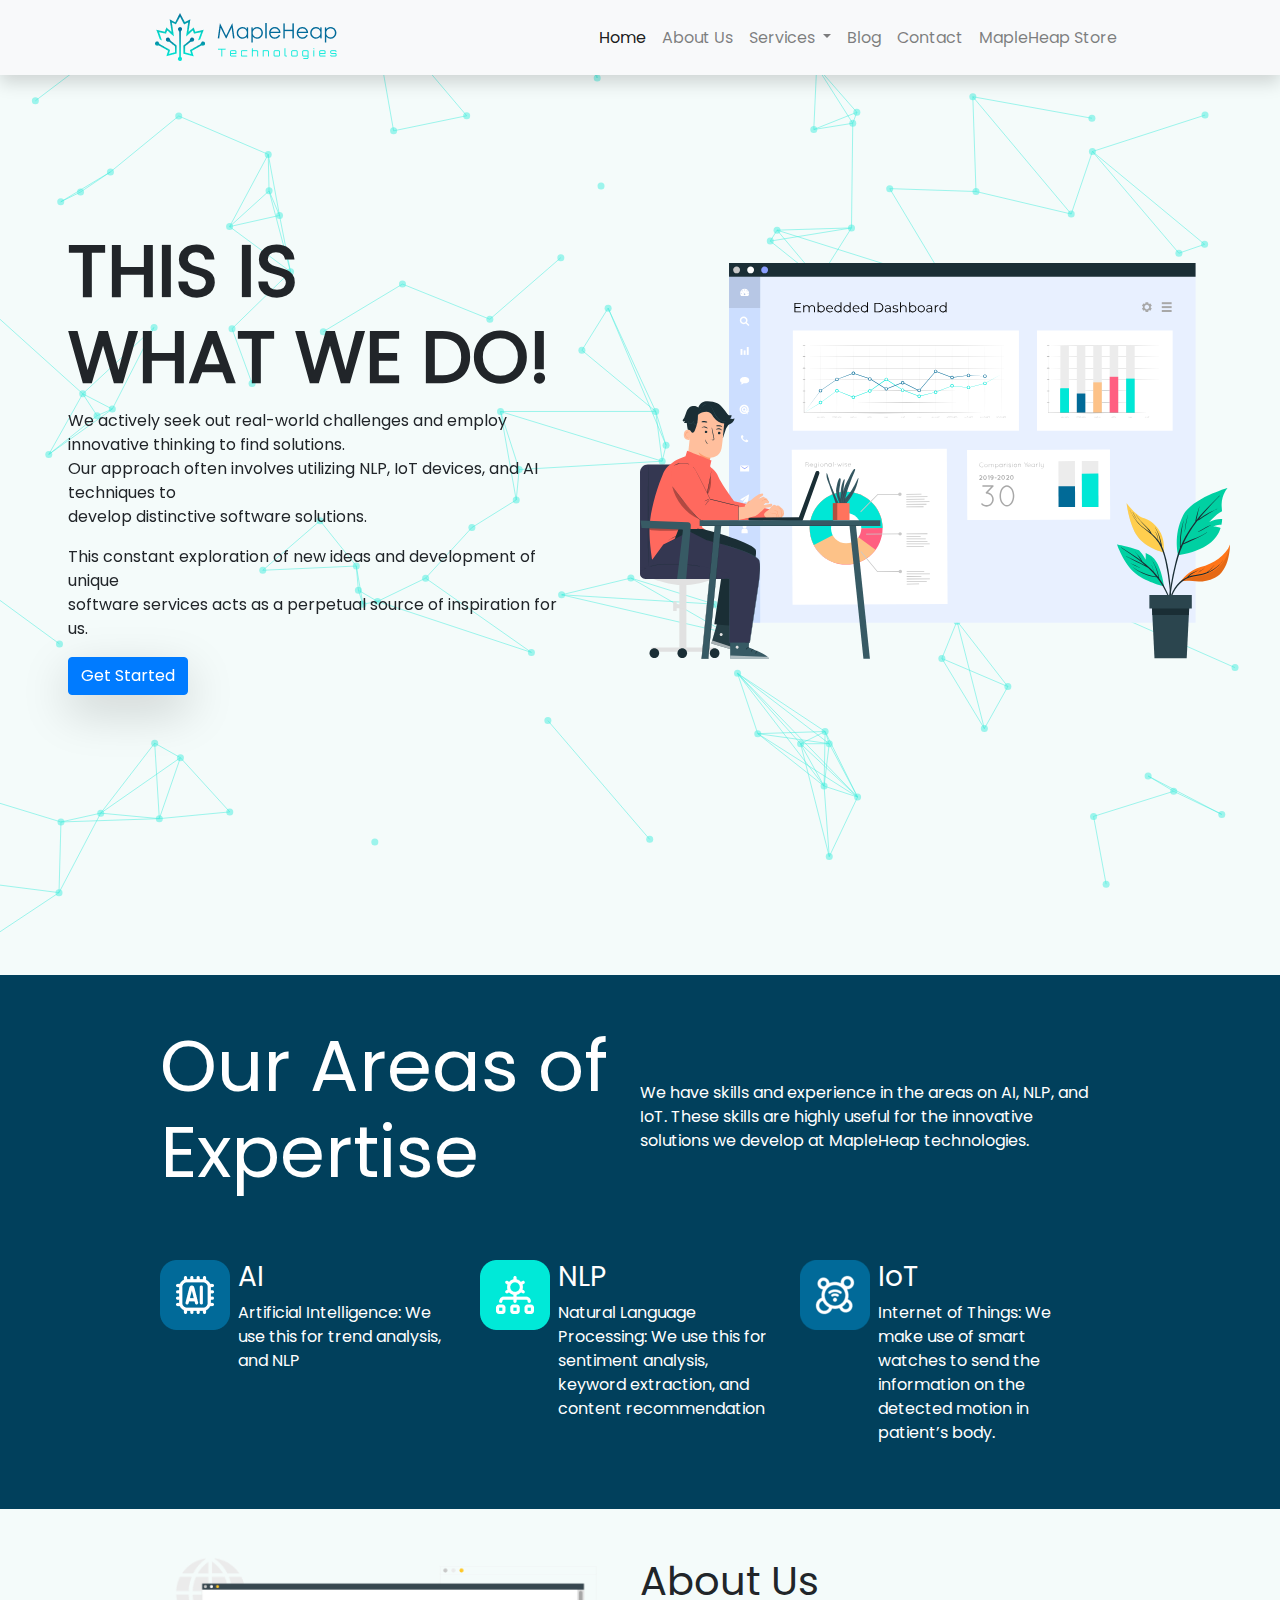
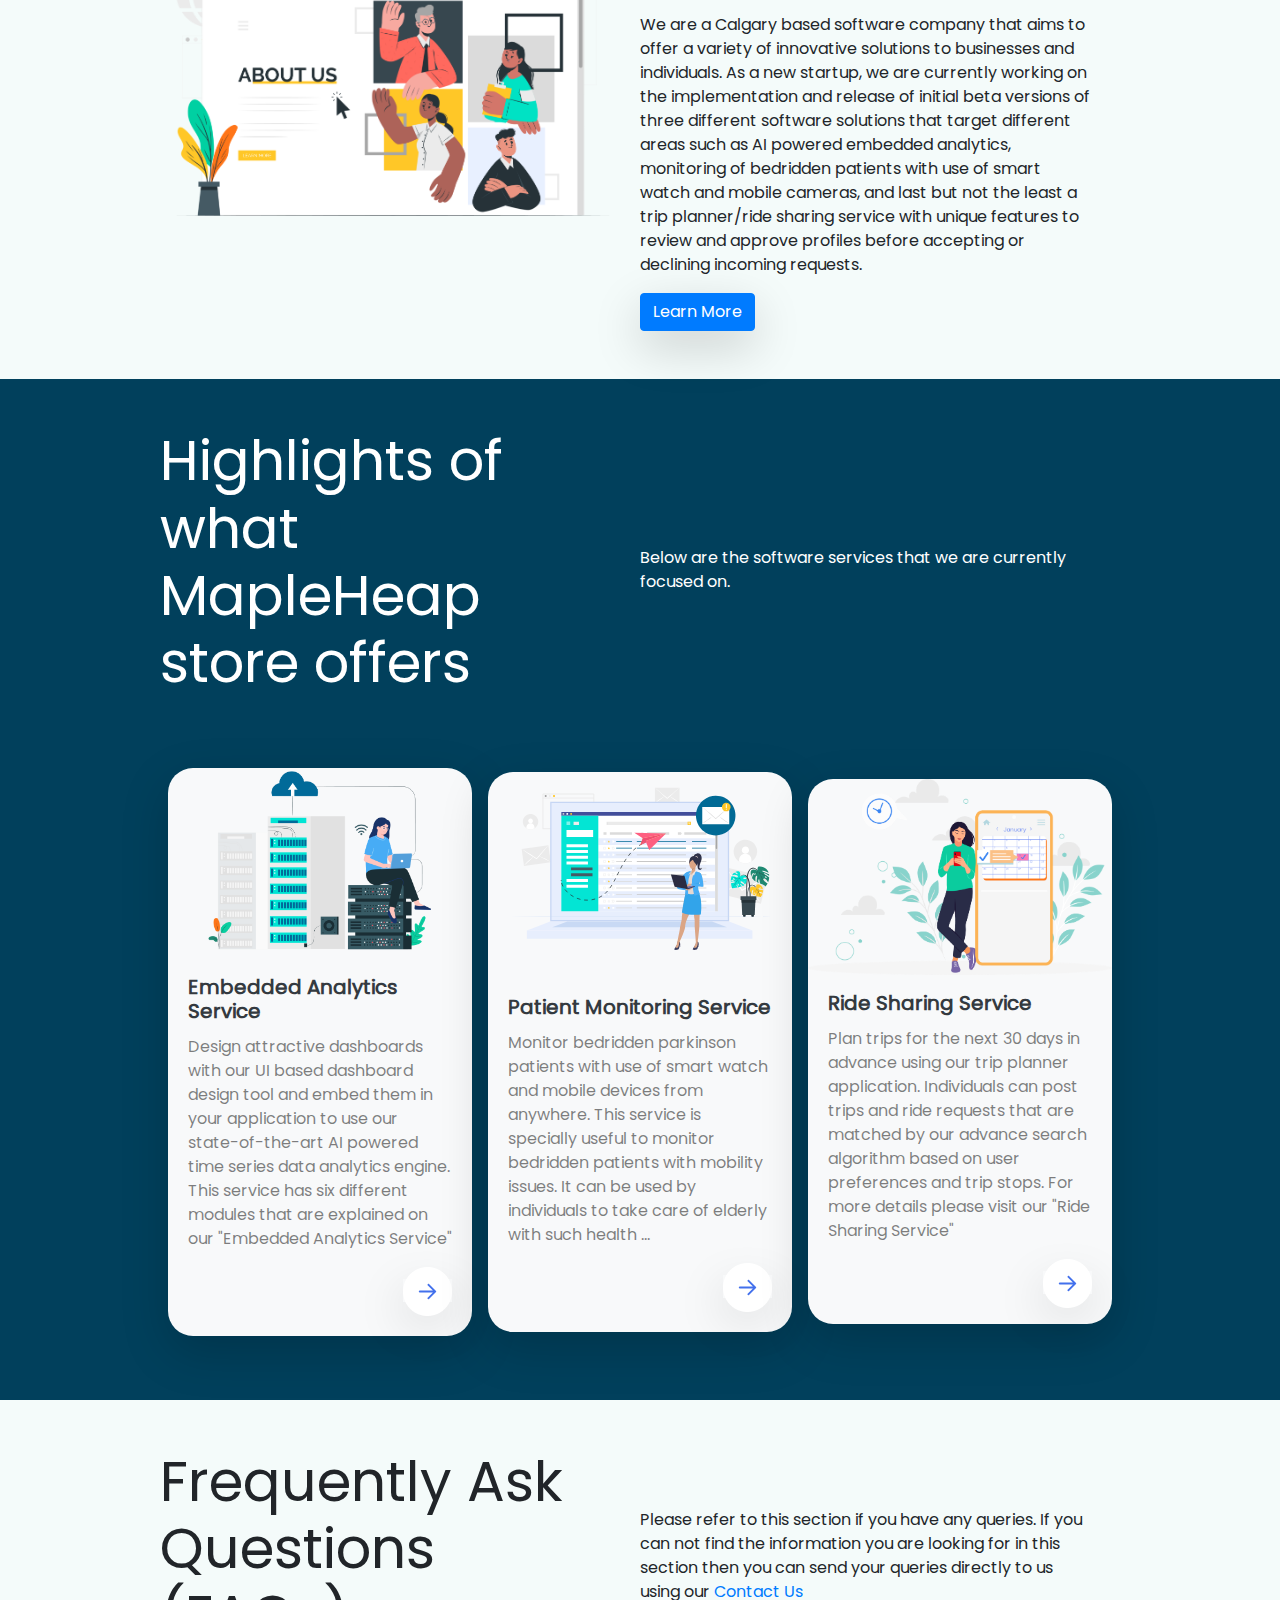
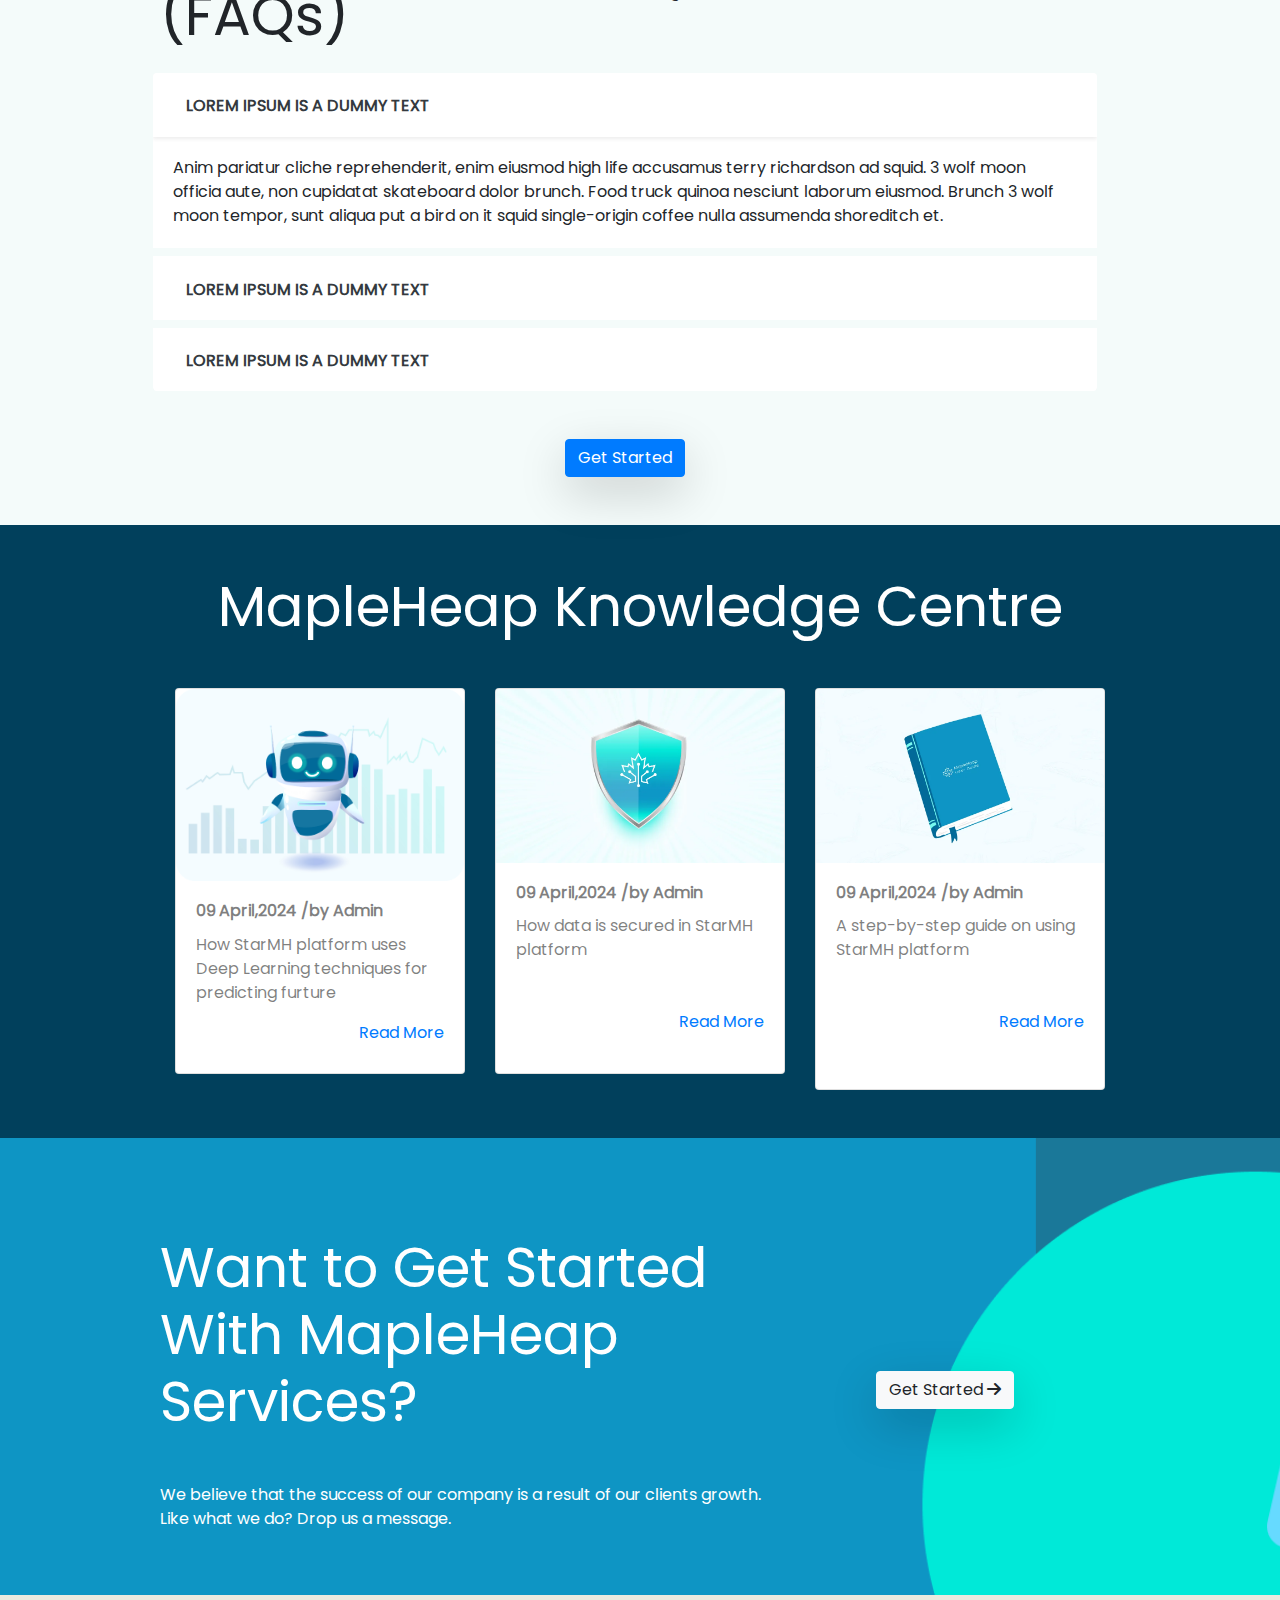
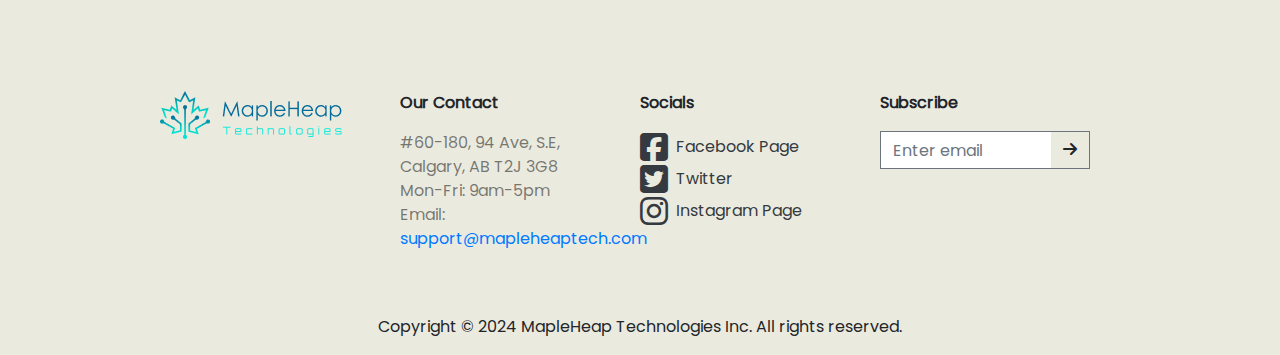
<file: index.html>
<!doctype html>
<html lang="en">
  <head>
    <!-- Required meta tags -->
    <meta charset="utf-8">
    <meta name="viewport" content="width=device-width, initial-scale=1, shrink-to-fit=no">

    <meta name="keywords" content="software company Calgary, software development companies in calgary, custom software development calgary, innovative software solutions calgary, unique and innovative software solutions, ai software company, MapleHeap, Maple Heap Technologies, Maple Heap, mapleheap technologies, calgary based software company, ai powered embedded analytics  ">
    <meta name="description" content="Discover innovative software solutions with Maple Heap Technologies. From custom software development to digital transformation, we empower businesses to thrive in the digital landscape.">
    <meta name="author" content="Mapleheap Technologies">
    <title>Mapleheap Technologies - Calgary Based Software Company | MapleHeap Technologies</title>

    <meta content="https://mapleheaptech.com/" property="og:url">
    <link rel="canonical" href="https://mapleheaptech.com/">
    <meta content="Mapleheap Technologies - Calgary Based Software Company | MapleHeap Technologies" property="og:title">
    <meta name="twitter:title" content="Mapleheap Technologies - Calgary Based Software Company | MapleHeap Technologies">
    <meta content="website" property="og:type">
    <meta property="og:description" content="Mapleheap Technologies is a Calgary based software company offering innovative solutions for businesses. We specialize in AI powered embedded analytics and monitoring bedridden patients with smart ...">
    <meta name="twitter:description" content="Mapleheap Technologies is a Calgary based software company offering innovative solutions for businesses. We specialize in AI powered embedded analytics and monitoring bedridden patients with smart ...">
    <meta property="og:site_name" content="MapleHeap Technologies">
    <meta content="https://assets.zyrosite.com/cdn-cgi/image/format=auto,w=1200,h=630,fit=crop,f=jpeg/AwvjWxzVyZHrXGDa/logo-AGBM81MVqxFL9DM1.png" property="og:image">
    <meta content="https://assets.zyrosite.com/cdn-cgi/image/format=auto,w=1200,h=630,fit=crop,f=jpeg/AwvjWxzVyZHrXGDa/logo-AGBM81MVqxFL9DM1.png" name="twitter:image">
    <meta content="" property="og:image:alt">
    <meta content="" name="twitter:image:alt">
    <meta name="twitter:card" content="summary_large_image">

    <link rel="icon" href="assets/img/icon.png">

    <!-- Bootstrap CSS -->
    <link rel="stylesheet" href="assets/bootstrap-4.4.1-dist/css/bootstrap.min.css">
    <link href="libs/fontawesome/css/fontawesome.css" rel="stylesheet" />
    <link href="libs/fontawesome/css/brands.css" rel="stylesheet" />
    <link href="libs/fontawesome/css/solid.css" rel="stylesheet" />

    <!-- custom style  -->
    <link rel="stylesheet" href="css/style.css">

    <script type="application/ld+json">
    {
      "@context": "https://schema.org",
      "@type": "Organization",
      "name": "MapleHeap Technologies",
      "url": "https://mapleheaptech.com/",
      "logo": "",
      "contactPoint": {
        "@type": "ContactPoint",
        "telephone": "",
        "contactType": "customer service",
        "areaServed": "CA",
        "availableLanguage": "en"
      },
    "address": {
        "@type": "PostalAddress",
        "streetAddress": "#60-180, 94 Ave, S.E, Calgary, AB T2J 3G8 ",
        "addressLocality": "Calgary",
        "postalCode": "T2J 3G8",
        "addressRegion": "Alberta",
        "addressCountry": "CA"
      
      },
      "sameAs": [
        "https://www.facebook.com/mapleheaptech",
        "https://twitter.com/mapleheaptech",
        "https://www.instagram.com/mapleheaptech"
      ]
    }
    </script>
  </head>
  <body>

    <!-- header -->
    <header id="_header" class="position-relative bg-light shadow"></header>

    <!-- Banner -->
    <section id="banner">
      <div id="particles">
        <div id="webcoderskull" class="w-100">
          <div class="row w-100 align-items-center">
            <div class="col-lg-6 col-sm-12 d-flex justify-content-center">
              <div class="p-md-5">
                <!-- <p class="text-uppercase font-weight-bold text-danger">Creative work, creative mind</p> -->
                <h1 class="display-3 banner-text font-weight-bold text-uppercase">This is <br>what we do!</h1>
                <div>
                  <p class="m-0">We actively seek out real-world challenges and employ innovative thinking to find solutions.</p>
                  <p class="m-0">Our approach often involves utilizing NLP, IoT devices, and AI techniques to</p>
                  <p class="">develop distinctive software solutions.</p>
                  <p class="m-0">This constant exploration of new ideas and development of unique</p>
                  <p class="">software services acts as a perpetual source of inspiration for us.</p>
                  <div class="text-center text-lg-left mb-5 mb-lg-0">
                    <button type="button" class="btn btn-primary shadow-lg" onclick="window.location.replace('https://store.mapleheapservice.com/web/register.do')">Get Started</button>
                  </div>
                </div>
              </div>
            </div>
            <div class="col-lg-6 col-sm-12">
              <img src="assets/img/banner.svg" alt="Banner Image" class="w-100 img-fluid">
            </div>
          </div>
        </div>
      </div>
    </section>

    <!-- Who We Work -->
    <section class="module mt-lg-0" id="how-we-work" style="margin-top: 5rem;">
      <div id="work" class="py-5 w-75 m-auto pb-5">
         <!-- <h3 class="text-uppercase font-weight-bold text-danger">Creative work, creative mind</h3> -->
         <div class="row align-items-center w-100">
           <div class="col-lg-6 col-sm-12">
             <p class="display-3 banner-text">
               Our Areas of Expertise
             </p>
           </div>
           <div class="col-lg-6 col-sm-12">
             <span>
               We have skills and experience in the areas on AI, NLP, and IoT. These skills are highly useful for the innovative solutions we develop at MapleHeap technologies.
             </span>
           </div>
         </div>
         <div class="row w-100 mt-5">
           <div class="col-lg-4 col-sm-12">
             <div class="counts w-100 curser-pointer mb-3">
                  <div class="d-block d-lg-flex">
                      <div class="mr-2">
                        <div class="icon">
                          <img class="" src="assets/img/design-icon.png" alt="Velo Images">
                        </div>
                      </div>
                      <div>
                        <p class="h3">AI</p>
                        <span>
                          Artificial Intelligence: We use this for trend analysis, and NLP
                        </span>
                      </div>
                  </div>
              </div>
           </div>
           <div class="col-lg-4 col-sm-12">
             <div class="counts w-100 curser-pointer mb-3">
                  <div class="d-block d-lg-flex">
                      <div class="mr-2">
                        <div class="icon">
                          <img class="" src="assets/img/dev-icon.png" alt="Velo Images">
                        </div>
                      </div>
                      <div>
                        <p class="h3">NLP</p>
                        <span>
                          Natural Language Processing: We use this for sentiment analysis, keyword extraction, and content recommendation
                        </span>
                      </div>
                  </div>
              </div>
           </div>
           <div class="col-lg-4 col-sm-12">
             <div class="counts w-100 curser-pointer mb-3">
                  <div class="d-block d-lg-flex">
                      <div class="mr-2">
                        <div class="icon">
                          <img class="" src="assets/img/qa-icon.png" alt="Velo Images">
                        </div>
                      </div>
                      <div>
                        <p class="h3">IoT</p>
                        <span>
                          Internet of Things: We make use of smart watches to send the information on the detected motion in patient’s body.
                        </span>
                      </div>
                  </div>
              </div>
           </div>
         </div>
      </div>
    </section>

    <!-- About us -->
    <section class="module" id="about-us">
      <div class="pt-5 w-75 m-auto pb-5">
        <div class="row w-100">
          <div class="col-lg-6 col-sm-12">
            <img src="assets/img/about-us.png" alt="About Us" class="w-100">
          </div>
          <div class="col-lg-6 col-sm-12">
            <!-- <h4 class="text-uppercase font-weight-bold text-danger">About Us</h4> -->
            <p class="h1">About Us</p>
            <p>
              We are a Calgary based software company that aims to offer a variety of innovative solutions to
              businesses and individuals. As a new startup, we are currently working on the implementation and
              release of initial beta versions of three different software solutions that target different areas such as AI
              powered embedded analytics, monitoring of bedridden patients with use of smart watch and mobile
              cameras, and last but not the least a trip planner/ride sharing service with unique features to review
              and approve profiles before accepting or declining incoming requests.
            </p>
            <div class="text-center text-lg-left mb-5 mb-lg-0">
              <button type="button" class="shadow-lg btn btn-primary" onclick="window.location.replace('./templates/about-us.html')">Learn More</button>
            </div>
          </div>
        </div>
      </div>
    </section>

    <!-- Our Services -->
    <section class="module" id="our-services">
      <div id="work" class="py-5 w-75 m-auto pb-5">
         <!-- <h5 class="text-uppercase font-weight-bold text-danger">Our services</h5> -->
         <div class="row align-items-center w-100 mb-5">
           <div class="col-lg-6 col-sm-12">
             <p class="display-4 banner-text">
               Highlights of what MapleHeap store offers
             </p>
           </div>
           <div class="col-lg-6 col-sm-12">
             <span>
               Below are the software services that we are currently focused on.
             </span>
           </div>
         </div>
         <div class="row w-100 mt-5 m-auto align-items-center">
           <div class="col-lg-4 col-sm-12 p-0 p-lg-2 p-md-2">
              <div class="card border-0 shadow-lg services-cards bg-light mb-2">
                <img src="assets/img/service-1.png" class="card-img-top m-auto w-75" alt="Embedded Analytics Service">
                <div class="card-body">
                  <h5 class="card-title text-dark font-weight-bold">Embedded Analytics Service</h5>
                  <p class="card-text text-black-50">
                    Design attractive dashboards with our UI based dashboard design tool and embed them in your application to use our state-of-the-art AI powered time series data analytics engine. This service has six different modules that are explained on our "Embedded Analytics Service"
                  </p>
                  <div class="text-right">
                    <a title="Learn More" class="shadow-lg" href="./templates/services/embedded-analytics-service-beta.html">
                      <img src="assets/img/arrow.png" alt="Learn More">
                    </a>
                  </div>
                </div>
              </div>
           </div>
           <div class="col-lg-4 col-sm-12 p-0 p-lg-2 p-md-2">
            <div class="card border-0 shadow-lg services-cards bg-light mb-2">
              <img src="assets/img/service-2.svg" class="card-img-top w-100" alt="Patient Monitoring Service">
              <div class="card-body">
                <h5 class="card-title text-dark font-weight-bold">Patient Monitoring Service</h5>
                <p class="card-text text-black-50">
                  Monitor bedridden parkinson patients with use of smart watch and mobile devices from anywhere. This service is specially useful to monitor bedridden patients with mobility issues. It can be used by individuals to take care of elderly with such health  ...
                </p>
                <div class="text-right">
                    <a title="Learn More" class="shadow-lg" href="./templates/services/patient-monitoring-service-coming-soon.html">
                      <img src="assets/img/arrow.png" alt="Learn More">
                    </a>
                  </div>
              </div>
            </div>
           </div>
           <div class="col-lg-4 col-sm-12 p-0 p-lg-2 p-md-2">
              <div class="card border-0 shadow-lg services-cards bg-light mb-2">
                <img src="assets/img/service-3.png" class="card-img-top w-100" alt="Ride Sharing Service">
                <div class="card-body py-3">
                  <h5 class="card-title text-dark font-weight-bold">Ride Sharing Service</h5>
                  <p class="card-text text-black-50">
                    Plan trips for the next 30 days in advance using our trip planner application. Individuals can post trips and ride requests that are matched by our advance search algorithm based on user preferences and trip stops. For more details please visit our "Ride Sharing Service"
                  </p>
                  <div class="text-right">
                    <a title="Learn More" class="shadow-lg" href="./templates/services/ride-sharing-service-coming-soon.html">
                      <img src="assets/img/arrow.png" alt="Learn More">
                    </a>
                  </div>
                </div>
              </div>
           </div>
         </div>
      </div>
    </section>

    <!-- Testimonial -->
<!--     <section class="module d-none" id="testimonial-area">
      <div class="pt-5 w-75 m-auto pb-5">
          <div class="row w-100">
              <div class="col-md-8 offset-md-2">
                  <div class="section-heading text-center">
                      <h5>Testimony </h5>
                      <h2>A Word From Our Customers</h2>
                      <p>Lorem ipsum dolor sit amet, consectetur adipiscing elit, sed do eiusmod tempor incididunt ut labore et dolore magna aliqua. Ut enim ad minim veniam. </p>
                  </div>
              </div>
          </div>
          <div class="testi-wrap">
              <div class="client-single active position-1" data-position="position-1">
                  <div class="client-img">
                      <img src="assets/img/testi.png" alt="">
                  </div>
                  <div class="client-comment">
                      <h3>Lorem ipsum dolor sit amet, consectetur adipiscing elit, sed do eiusmod tempor incididunt ut labore et dolore magna aliqua. Ut enim ad minim veniam, quis nostrud exercitation ullamco laboris nisi ut aliquip ex ea commodo consequat. </h3>
                      <span><i class="fa fa-quote-left"></i></span>
                  </div>
                  <div class="client-info">
                      <h3>James Jokovic</h3>
                      <p><a href="javascript:void(0)">IT Consultant</a></p>
                  </div>
              </div>
            
              <div class="client-single inactive position-2" data-position="position-2">
                  <div class="client-img">
                      <img src="assets/img/b1.png" alt="">
                  </div>
                  <div class="client-comment">
                      <h3>Lorem ipsum dolor sit amet, consectetur adipiscing elit, sed do eiusmod tempor incididunt ut labore et dolore magna aliqua. Ut enim ad minim veniam, quis nostrud exercitation ullamco laboris nisi ut aliquip ex ea commodo consequat. </h3>
                      <span><i class="fa fa-quote-left"></i></span>
                  </div>
                  <div class="client-info">
                      <h3>James Jokovic</h3>
                      <p><a href="javascript:void(0)">IT Consultant</a></p>
                  </div>
              </div>
          
              <div class="client-single inactive position-3" data-position="position-3">
                  <div class="client-img">
                      <img src="assets/img/b2.png" alt="">
                  </div>
                  <div class="client-comment">
                      <h3>Lorem ipsum dolor sit amet, consectetur adipiscing elit, sed do eiusmod tempor incididunt ut labore et dolore magna aliqua. Ut enim ad minim veniam, quis nostrud exercitation ullamco laboris nisi ut aliquip ex ea commodo consequat. </h3>
                      <span><i class="fa fa-quote-left"></i></span>
                  </div>
                  <div class="client-info">
                      <h3>James Jokovic</h3>
                      <p><a href="javascript:void(0)">IT Consultant</a></p>
                  </div>
              </div>
             
              <div class="client-single inactive position-4" data-position="position-4">
                  <div class="client-img">
                      <img src="assets/img/b3.png" alt="">
                  </div>
                  <div class="client-comment">
                      <h3>Lorem ipsum dolor sit amet, consectetur adipiscing elit, sed do eiusmod tempor incididunt ut labore et dolore magna aliqua. Ut enim ad minim veniam, quis nostrud exercitation ullamco laboris nisi ut aliquip ex ea commodo consequat. </h3>
                      <span><i class="fa fa-quote-left"></i></span>
                  </div>
                  <div class="client-info">
                      <h3>James Jokovic</h3>
                      <p><a href="javascript:void(0)">IT Consultant</a></p>
                  </div>
              </div>
            
              <div class="client-single inactive position-5" data-position="position-5">
                  <div class="client-img">
                      <img src="assets/img/b3.png" alt="">
                  </div>
                  <div class="client-comment">
                      <h3>Lorem ipsum dolor sit amet, consectetur adipiscing elit, sed do eiusmod tempor incididunt ut labore et dolore magna aliqua. Ut enim ad minim veniam, quis nostrud exercitation ullamco laboris nisi ut aliquip ex ea commodo consequat. </h3>
                      <span><i class="fa fa-quote-left"></i></span>
                  </div>
                  <div class="client-info">
                      <h3>James Jokovic</h3>
                      <p><a href="javascript:void(0)">IT Consultant</a></p>
                  </div>
              </div>
            
              <div class="client-single inactive position-6" data-position="position-6">
                  <div class="client-img">
                      <img src="assets/img/b3.png" alt="">
                  </div>
                  <div class="client-comment">
                      <h3>Lorem ipsum dolor sit amet, consectetur adipiscing elit, sed do eiusmod tempor incididunt ut labore et dolore magna aliqua. Ut enim ad minim veniam, quis nostrud exercitation ullamco laboris nisi ut aliquip ex ea commodo consequat. </h3>
                      <span><i class="fa fa-quote-left"></i></span>
                  </div>
                  <div class="client-info">
                      <h3>James Jokovic</h3>
                      <p><a href="javascript:void(0)">IT Consultant</a></p>
                  </div>
              </div>
            
              <div class="client-single inactive position-7" data-position="position-7">
                  <div class="client-img">
                      <img src="assets/img/b3.png" width="40px" alt="">
                  </div>
                  <div class="client-comment">
                      <h3>Lorem ipsum dolor sit amet, consectetur adipiscing elit, sed do eiusmod tempor incididunt ut labore et dolore magna aliqua. Ut enim ad minim veniam, quis nostrud exercitation ullamco laboris nisi ut aliquip ex ea commodo consequat. </h3>
                      <span><i class="fa fa-quote-left"></i></span>
                  </div>
                  <div class="client-info">
                      <h3>James Jokovic</h3>
                      <p><a href="javascript:void(0)">IT Consultant</a></p>
                  </div>
              </div>
             
          </div>
      </div>
    </section> -->

    <!-- FAQs -->
    <section class="module" id="faqs">
      <div class="pt-5 w-75 m-auto pb-5">
        <!-- For demo purpose -->
        <!-- <h3 class="text-uppercase font-weight-bold text-danger">Faqs</h3> -->
         <div class="row align-items-center w-100">
           <div class="col-lg-6 col-sm-12">
             <p class="display-4 banner-text">
               Frequently Ask Questions (FAQs)
             </p>
           </div>
           <div class="col-lg-6 col-sm-12">
             <span>
               Please refer to this section if you have any queries. If you can not find the information you are looking for in this section then you can send your queries directly to us using our
               <a href="./templates/contact-us.html">Contact Us</a>
             </span>
           </div>
         </div>

        <div class="row w-100">
          <div class="col-12 mx-auto p-0">
            <!-- Accordion -->
            <div id="accordionExample" class="accordion">
              <!-- Accordion item 1 -->
              <div class="border-0 card m-2">
                <div id="headingOne" data-toggle="collapse" data-target="#collapseOne" class="card-header bg-white shadow-sm border-0">
                  <h2 class="mb-0">
                    <button type="button" data-toggle="collapse" data-target="#collapseOne" aria-expanded="true"
                      aria-controls="collapseOne"
                      class="btn btn-link text-dark font-weight-bold text-uppercase collapsible-link">Lorem Ipsum is a dummy text</button>
                  </h2>
                </div>
                <div id="collapseOne" aria-labelledby="headingOne" data-parent="#accordionExample" class="collapse show">
                  <div class="card-body">
                    <p class="font-weight-light m-0">Anim pariatur cliche reprehenderit, enim eiusmod high life accusamus
                      terry richardson ad squid. 3 wolf moon officia aute, non cupidatat skateboard dolor brunch. Food truck
                      quinoa nesciunt laborum eiusmod. Brunch 3 wolf moon tempor, sunt aliqua put a bird on it squid
                      single-origin coffee nulla assumenda shoreditch et.</p>
                  </div>
                </div>
              </div><!-- End -->

              <!-- Accordion item 2 -->
              <div class="border-0 card m-2">
                <div id="headingTwo" data-toggle="collapse" data-target="#collapseTwo" class="card-header bg-white shadow-sm border-0">
                  <h2 class="mb-0">
                    <button type="button" data-toggle="collapse" data-target="#collapseTwo" aria-expanded="false"
                      aria-controls="collapseTwo"
                      class="btn btn-link collapsed text-dark font-weight-bold text-uppercase collapsible-link">Lorem Ipsum is a dummy text</button>
                  </h2>
                </div>
                <div id="collapseTwo" aria-labelledby="headingTwo" data-parent="#accordionExample" class="collapse">
                  <div class="card-body">
                    <p class="font-weight-light m-0">Anim pariatur cliche reprehenderit, enim eiusmod high life accusamus
                      terry richardson ad squid. 3 wolf moon officia aute, non cupidatat skateboard dolor brunch. Food truck
                      quinoa nesciunt laborum eiusmod. Brunch 3 wolf moon tempor, sunt aliqua put a bird on it squid
                      single-origin coffee nulla assumenda shoreditch et.</p>
                  </div>
                </div>
              </div><!-- End -->

              <!-- Accordion item 3 -->
              <div class="border-0 card m-2">
                <div id="headingThree" data-toggle="collapse" data-target="#collapseThree" class="card-header bg-white shadow-sm border-0">
                  <h2 class="mb-0">
                    <button type="button" data-toggle="collapse" data-target="#collapseThree" aria-expanded="false"
                      aria-controls="collapseThree"
                      class="btn btn-link collapsed text-dark font-weight-bold text-uppercase collapsible-link">Lorem Ipsum is a dummy text</button>
                  </h2>
                </div>
                <div id="collapseThree" aria-labelledby="headingThree" data-parent="#accordionExample" class="collapse">
                  <div class="card-body">
                    <p class="font-weight-light m-0">Anim pariatur cliche reprehenderit, enim eiusmod high life accusamus
                      terry richardson ad squid. 3 wolf moon officia aute, non cupidatat skateboard dolor brunch. Food truck
                      quinoa nesciunt laborum eiusmod. Brunch 3 wolf moon tempor, sunt aliqua put a bird on it squid
                      single-origin coffee nulla assumenda shoreditch et.</p>
                  </div>
                </div>
              </div><!-- End -->
            </div><!-- End -->
            <div class="f_btn text-center mt-5">
              <button class="btn btn-primary rounded shadow-lg" onclick="window.location.replace('https://store.mapleheapservice.com/web/register.do')">Get Started</button>
            </div>
          </div>
        </div>
      </div>
    </section>
    
    <!-- Blog -->
    <section class="module" id="blogs">
      <div id="blogs" class="pt-5 w-75 m-auto pb-5">
         <!-- <h5 class="text-uppercase font-weight-bold text-danger text-center">Blog</h5> -->
         <div class="w-100 mb-5">
           <div class="">
             <p class="display-4 banner-text text-center">
              MapleHeap Knowledge Centre
             </p>
           </div>
         </div>
         <div class="row w-100 m-auto mt-5">
           <div class="col-lg-4 col-sm-12 mb-3">
              <div class="card blog-cards h-100 mb-2">
                <img src="assets/img/blog1.png" class="card-img-top w-100" alt="Embedded Analytics Service">
                <div class="card-body">
                  <h6 class="card-title font-weight-bold text-black-50">09 April,2024   /by Admin</h6>
                  <p class="card-text text-black-50">How StarMH platform uses Deep Learning techniques for predicting furture</p>
                  <div class="text-right">
                    <a title="Learn More" href="./templates/blogs/how-starmh-platform-uses-deep-learning-techniques-for-predicting-furture.html">
                       Read More
                    </a>
                  </div>
                </div>
              </div>
           </div>
           <div class="col-lg-4 col-sm-12 mb-3">
            <div class="card blog-cards h-100 mb-2">
              <img src="assets/img/blog2.webp" class="card-img-top w-100" alt="Patient Monitoring Service">
              <div class="card-body">
                <h6 class="card-title font-weight-bold text-black-50">09 April,2024   /by Admin</h6>
                <p class="card-text text-black-50 mb-5">How data is secured in StarMH platform</p>
                <div class="text-right">
                    <a title="Learn More" href="./templates/blogs/how-data-is-secured-in-starmh-platform.html">
                      Read More
                    </a>
                  </div>
              </div>
            </div>
           </div>
           <div class="col-lg-4 col-sm-12">
              <div class="card blog-cards h-100 mb-2">
                <img src="assets/img/blog3.webp" class="card-img-top w-100" alt="Ride Sharing Service">
                <div class="card-body">
                  <h6 class="card-title font-weight-bold text-black-50">09 April,2024   /by Admin</h6>
                  <p class="card-text text-black-50 mb-5">A step-by-step guide on using StarMH platform</p>
                  <div class="text-right">
                    <a title="Learn More" href="./templates/blogs/a-step-by-step-guide-on-using-starmh-platform.html">
                       Read More
                    </a>
                  </div>
                </div>
              </div>
           </div>
         </div>
      </div>
    </section>

    <!-- We Like To Start -->
    <section class="module" id="sWorks">
      <div id="start-work" class="pt-5 w-75 m-auto pb-5">
         <div class="row w-100 mt-5">
           <div class="col-lg-8 col-sm-12">
              <span class="display-4 banner-text text-white">Want to Get Started With MapleHeap Services?</span>
              <p class="text-white mt-5">We believe that the success of our company is a result of our clients growth. Like what we do? Drop us a message.</p>
           </div>
           <div class="align-items-center col-lg-4 col-sm-12 d-flex justify-content-center">
              <button class="btn btn-light shadow-lg" onclick="window.location.replace('https://store.mapleheapservice.com/web/register.do')">Get Started <i class="fa fa-arrow-right"></i></button>
           </div>
         </div>
      </div>
    </section>

    <footer id="_footer"></footer>

    <!-- Optional JavaScript -->
    <!-- jQuery first, then Popper.js, then Bootstrap JS -->
    <script src="js/jquery-3.4.1.slim.min.js"></script>
    <script src="js/popper.min.js"></script>
    <script src="assets/bootstrap-4.4.1-dist/js/bootstrap.min.js"></script>
    <script type="text/javascript" src="js/header.js"></script>
    <script type="text/javascript" src="js/footer.js"></script>
    <script type="text/javascript" src="js/main.js"></script>
  </body>
</html>
</file>
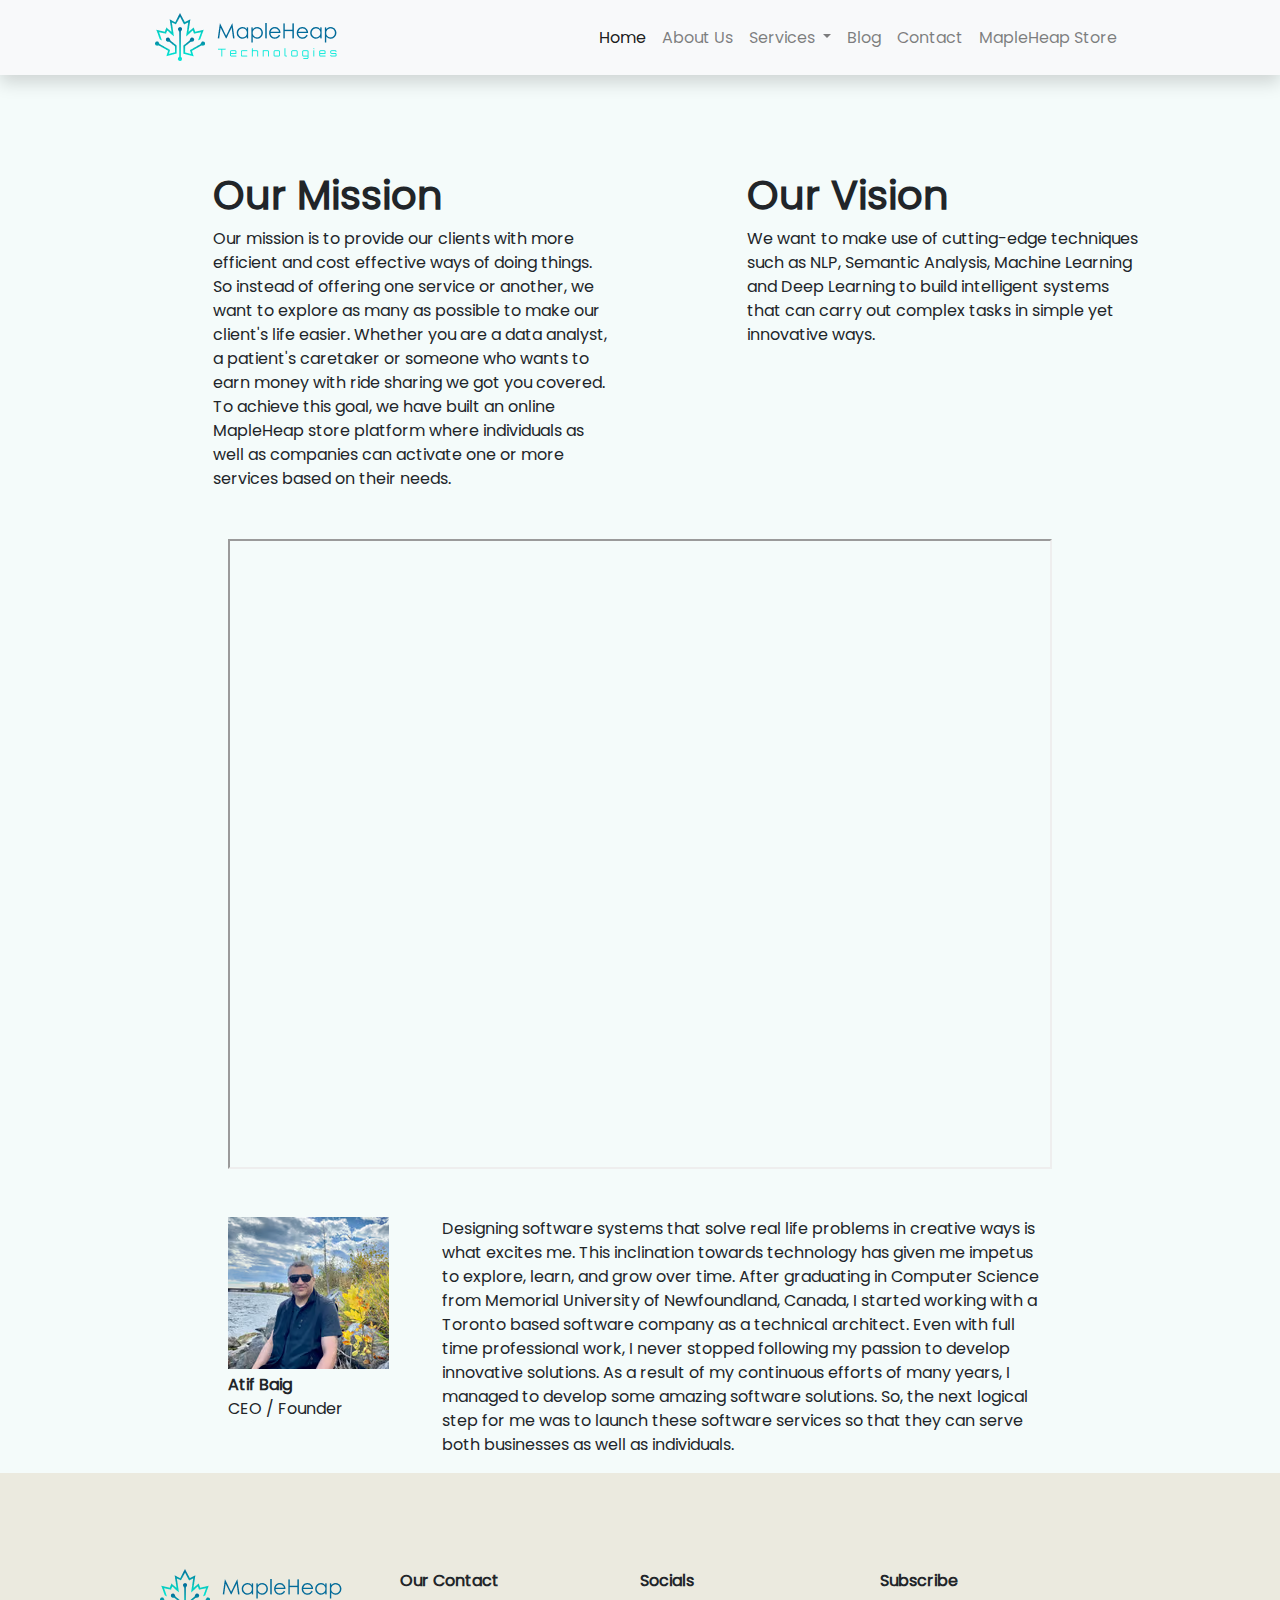
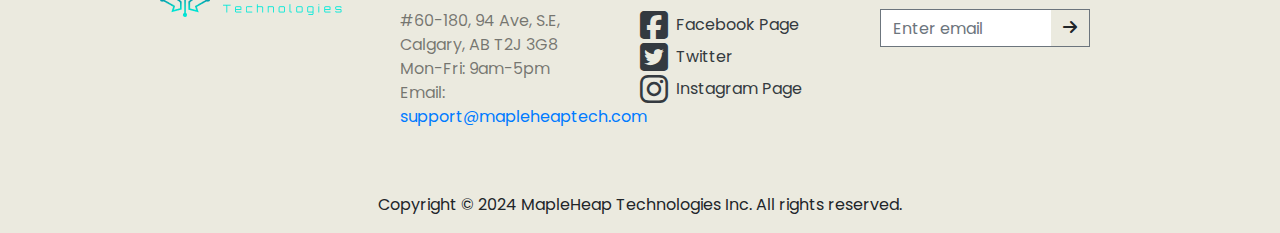
<file: templates/about-us.html>
<!doctype html>
<html lang="en">
  <head>
    <!-- Required meta tags -->
    <meta charset="utf-8">
    <meta name="viewport" content="width=device-width, initial-scale=1, shrink-to-fit=no">

    <title>Mapleheap Technologies - Calgary Based Software Company | MapleHeap Technologies</title>
    <link rel="icon" href="../assets/img/icon.png">

    <!-- Bootstrap CSS -->
    <link rel="stylesheet" href="../assets/bootstrap-4.4.1-dist/css/bootstrap.min.css">
    <link href="../libs/fontawesome/css/fontawesome.css" rel="stylesheet" />
    <link href="../libs/fontawesome/css/brands.css" rel="stylesheet" />
    <link href="../libs/fontawesome/css/solid.css" rel="stylesheet" />

    <!-- custom style  -->
    <link rel="stylesheet" href="../css/style.css">

  </head>
  <body>

    <!-- header -->
    <header id="_header" class="bg-light shadow"></header>

    <section>
    	<div class="p-5 p-lg-0">
    		<div class="row w-100">
    			<div class="col-lg-4 col-sm-6 offset-lg-2 mt-5 pt-5">
    				<h1 class="font-weight-bold">Our Mission</h1>
    				<span>
    					Our mission is to provide our clients with more efficient and cost effective ways of doing things. So instead of offering one service or another, we want to explore as many as possible to make our client's life easier. Whether you are a data analyst, a patient's caretaker or someone who wants to earn money with ride sharing we got you covered. To achieve this goal, we have built an online MapleHeap store platform where individuals as well as companies can activate one or more services based on their needs.
    				</span>
    			</div>
    			<div class="col-lg-4 col-sm-6 offset-lg-1 mt-5 pt-5">
    				<p class="h1 font-weight-bold">Our Vision</p>
    				<p>
    					We want to make use of cutting-edge techniques such as NLP, Semantic Analysis, Machine Learning and Deep Learning to build intelligent systems that can carry out complex tasks in simple yet innovative ways.
    				</p>
    			</div>
    		</div>
    	</div>

      <div class="video mt-5" style="height: 70vh;">
        <div class="row w-100 h-100 m-0">
          <div class="offset-lg-2 col-lg-8 col-sm-12 h-100">
            <iframe src="https://drive.google.com/file/d/1b7Ak_bmYZ3LpLxybSf028nQy40tzT42Q/preview" class="w-100 h-100" allow="autoplay"></iframe>
          </div>
        </div>
      </div>

      <div class="mt-5">
        <div class="row m-0 w-100">
          <div class="col-lg-2 offset-lg-2 col-sm-12">
            <div>
              <img src="../assets/img/atif-baig.avif" class="img-fluid" alt="Atif Baig / Co-Founder" loading="lazy">
              <p class="mt-1 mb-0"><b>Atif Baig</b></p>
              <span>CEO / Founder</span>
            </div>
          </div>
          <div class="col-lg-6 col-sm-12">
            <div>
              <p>
                Designing software systems that solve real life problems in creative ways is what excites me. This inclination towards technology has given me impetus to explore, learn, and grow over time. After graduating in Computer Science from Memorial University of Newfoundland, Canada, I started working with a Toronto based software company as a technical architect. Even with full time professional work, I never stopped following my passion to develop innovative solutions. As a result of my continuous efforts of many years, I managed to develop some amazing software solutions. So, the next logical step for me was to launch these software services so that they can serve both businesses as well as individuals. 
              </p>
            </div>
          </div>
        </div>
      </div>
    </section>

    <footer id="_footer"></footer>
    <!-- Optional JavaScript -->
    <!-- jQuery first, then Popper.js, then Bootstrap JS -->
    <script src="../js/jquery-3.4.1.slim.min.js"></script>
    <script src="../js/popper.min.js"></script>
    <script src="../assets/bootstrap-4.4.1-dist/js/bootstrap.min.js"></script>
    <script type="text/javascript" src="../js/header.js"></script>
    <script type="text/javascript" src="../js/footer.js"></script>
    <script type="text/javascript" src="../js/main.js"></script>
  </body>
</html>
</file>
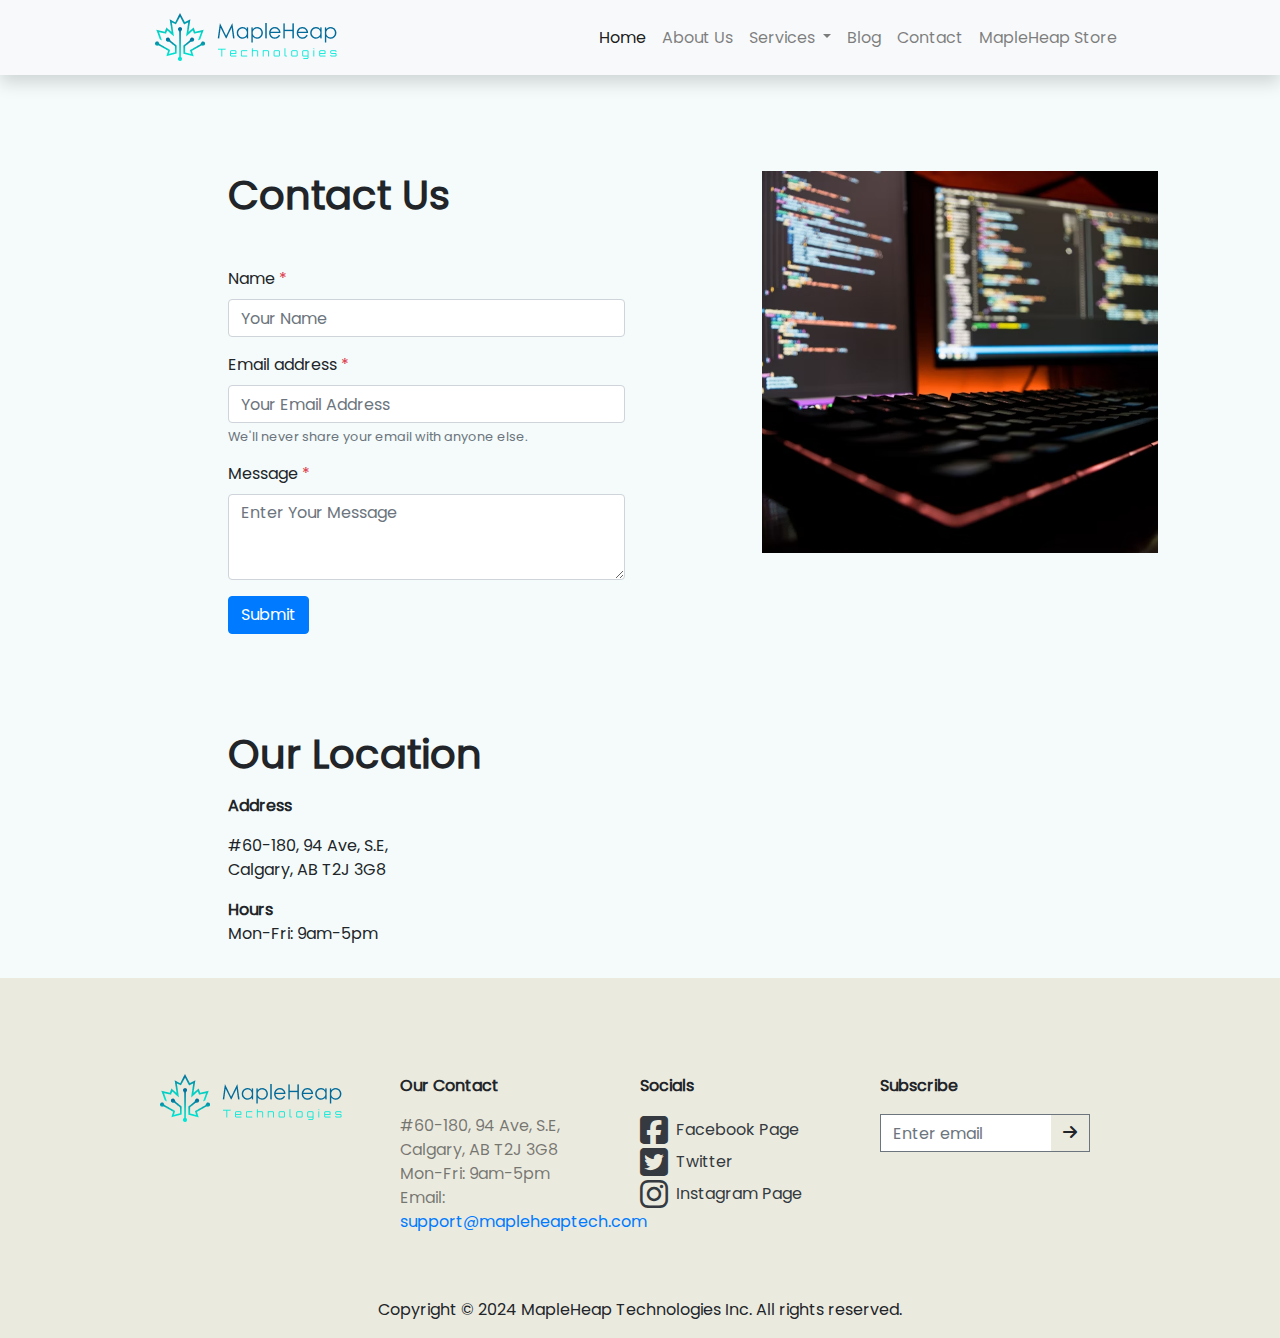
<file: templates/contact-us.html>
<!doctype html>
<html lang="en">
  <head>
    <!-- Required meta tags -->
    <meta charset="utf-8">
    <meta name="viewport" content="width=device-width, initial-scale=1, shrink-to-fit=no">

    <title>Mapleheap Technologies - Calgary Based Software Company | MapleHeap Technologies</title>
    <link rel="icon" href="../assets/img/icon.png">

    <!-- Bootstrap CSS -->
    <link rel="stylesheet" href="../assets/bootstrap-4.4.1-dist/css/bootstrap.min.css">
    <link href="../libs/fontawesome/css/fontawesome.css" rel="stylesheet" />
    <link href="../libs/fontawesome/css/brands.css" rel="stylesheet" />
    <link href="../libs/fontawesome/css/solid.css" rel="stylesheet" />

    <!-- custom style  -->
    <link rel="stylesheet" href="../css/style.css">

  </head>
  <body>

    <!-- header -->
    <header id="_header" class="bg-light shadow"></header>

    <section>
    	<div class="p-lg-0 pt-5">
    		<div class="row w-100 m-auto">
    			<div class="col-lg-4 col-sm-6 offset-lg-2 mt-lg-5 pt-lg-5">
    				<h1 class="font-weight-bold mb-5">Contact Us</h1>
    				<form id="contactForm">
              <div class="form-group">
                <label for="exampleInputPassword1">Name <span class="text-danger"> *</span></label>
                <input type="text" name="name" required class="form-control" placeholder="Your Name" id="name">
              </div>
              <div class="form-group">
                <label for="exampleInputEmail1">Email address <span class="text-danger"> *</span></label>
                <input type="email" name="email" required class="form-control" id="email" placeholder="Your Email Address" aria-describedby="emailHelp">
                <small id="emailHelp" class="form-text text-muted">We'll never share your email with anyone else.</small>
              </div>
              <div class="form-group">
                <label for="exampleFormControlTextarea1">Message <span class="text-danger"> *</span></label>
                <textarea name="message" class="form-control" required placeholder="Enter Your Message" id="message" rows="3"></textarea>
              </div>
              <button type="submit" class="btn btn-primary">Submit</button>
            </form>
    			</div>
    			<div class="col-lg-4 col-sm-6 offset-lg-1 mt-5 pt-5">
            <img src="../assets/img/contact.avif" alt="Contact Us Image" class="w-100 img-fluid">
    			</div>
    		</div>
    	</div>

      <div class="row w-100 m-auto pb-3">
        <div class="col-lg-3 col-sm-6 offset-lg-2 mt-5 pt-5">
          <h1 class="font-weight-bold mb-3">Our Location</h1>
          <p><b>Address</b></p>
          <p class="m-0">#60-180, 94 Ave, S.E, </p>
          <p> Calgary, AB T2J 3G8</p>

          <p class="m-0 mt-3"><b>Hours</b></p>
          <p>Mon-Fri: 9am-5pm</p>
        </div>
        <div class="col-lg-6 col-sm-6 mt-5 pt-5">
          <iframe src="https://www.google.com/maps/embed?pb=!1m14!1m8!1m3!1d40200.95120973329!2d-114.070428!3d50.968849!3m2!1i1024!2i768!4f13.1!3m3!1m2!1s0x53717124c456dbf1%3A0x58935331967c357c!2s180%2094%20Ave%20SE%2C%20Calgary%2C%20AB%20T2J%203G8%2C%20Canada!5e0!3m2!1sen!2sus!4v1714321982870!5m2!1sen!2sus" class="w-100 h-100" style="border:0;" allowfullscreen="" loading="lazy" referrerpolicy="no-referrer-when-downgrade"></iframe>
        </div>
      </div>
    </section>

    <footer id="_footer"></footer>
    <!-- Optional JavaScript -->
    <!-- jQuery first, then Popper.js, then Bootstrap JS -->
    <script src="../js/jquery-3.4.1.slim.min.js"></script>
    <script src="../js/popper.min.js"></script>
    <script src="../assets/bootstrap-4.4.1-dist/js/bootstrap.min.js"></script>
    <script type="text/javascript" src="../js/header.js"></script>
    <script type="text/javascript" src="../js/footer.js"></script>
    <script type="text/javascript" src="../js/main.js"></script>
    <script type="text/javascript" src="../js/form.js"></script>
  </body>
</html>
</file>
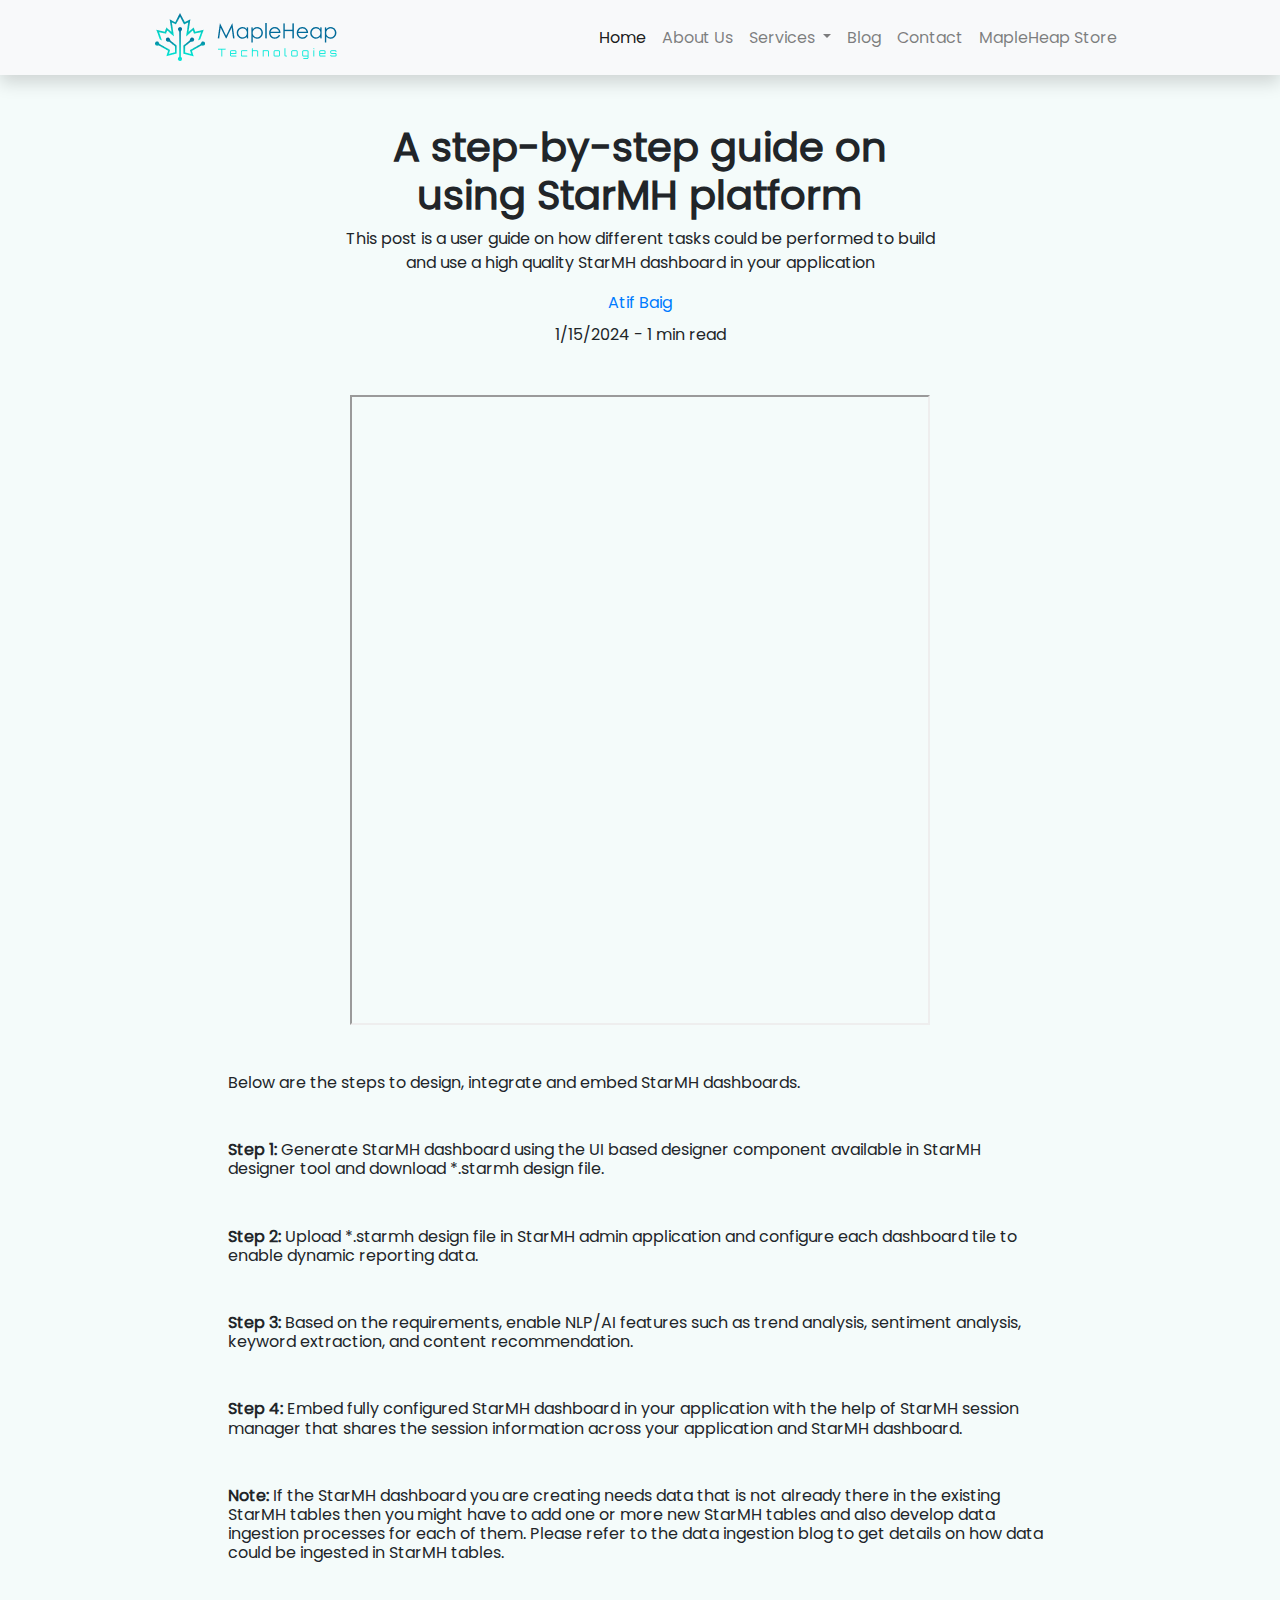
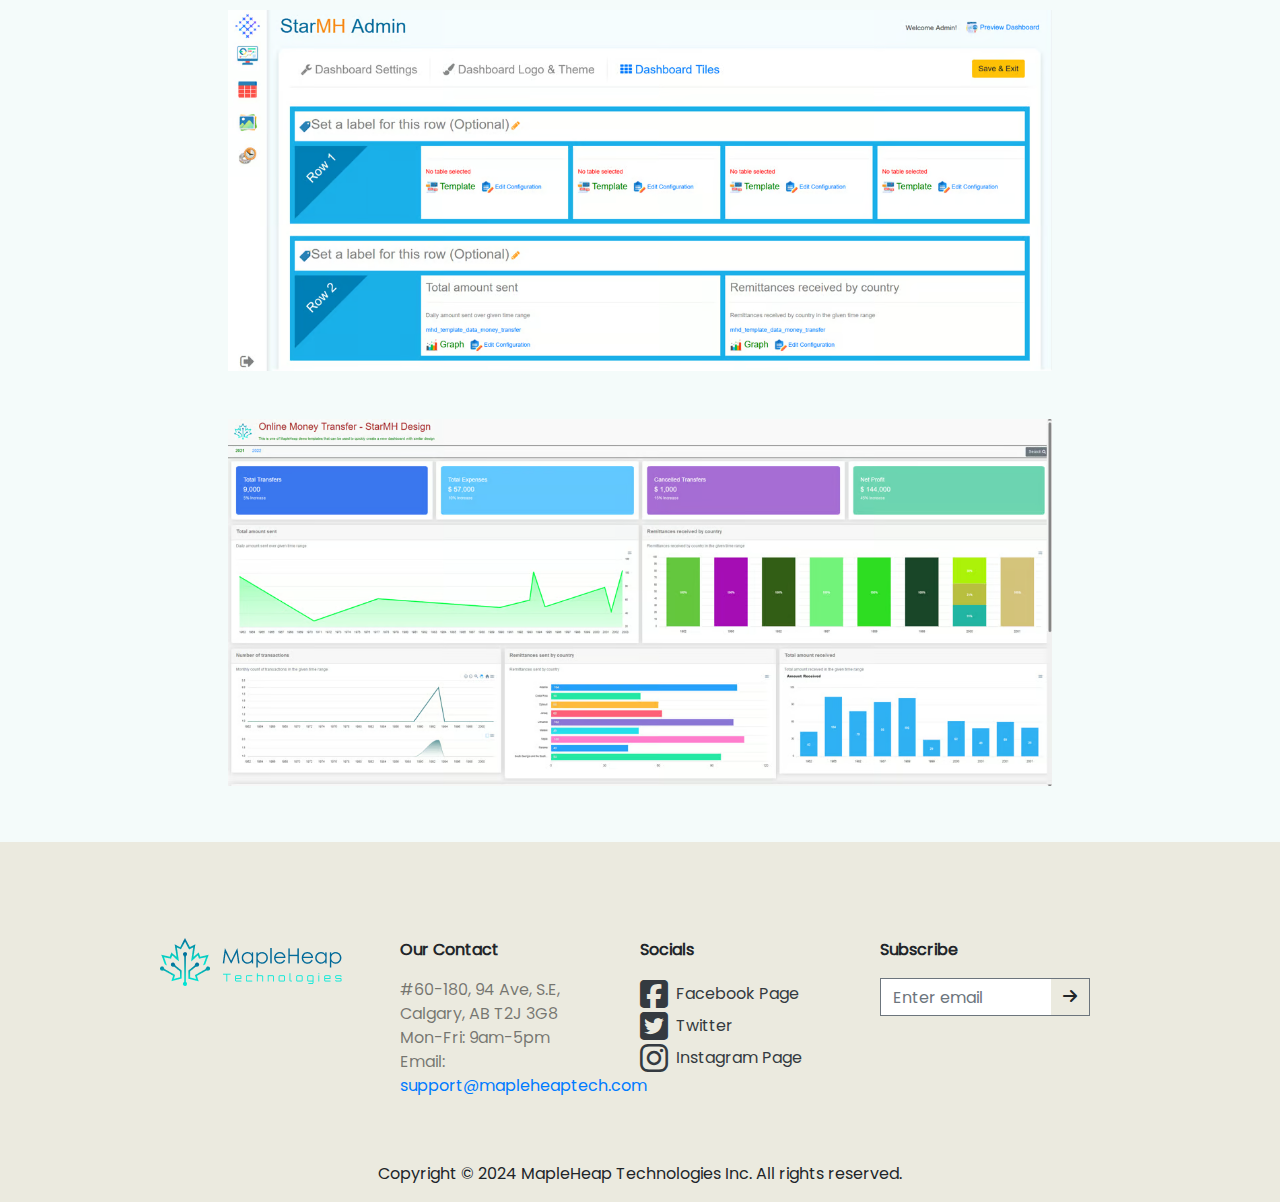
<file: templates/blogs/a-step-by-step-guide-on-using-starmh-platform.html>
<!doctype html>
<html lang="en">
  <head>
    <!-- Required meta tags -->
    <meta charset="utf-8">
    <meta name="viewport" content="width=device-width, initial-scale=1, shrink-to-fit=no">

    <title>A step-by-step guide on using StarMH platform | MapleHeap Technologies</title>
    <link rel="icon" href="../../assets/img/icon.png">

    <!-- Bootstrap CSS -->
    <link rel="stylesheet" href="../../assets/bootstrap-4.4.1-dist/css/bootstrap.min.css">
    <link href="../../libs/fontawesome/css/fontawesome.css" rel="stylesheet" />
    <link href="../../libs/fontawesome/css/brands.css" rel="stylesheet" />
    <link href="../../libs/fontawesome/css/solid.css" rel="stylesheet" />

    <!-- custom style  -->
    <link rel="stylesheet" href="../../css/style.css">

  </head>
  <body>

    <!-- header -->
    <header id="_header" class="bg-light shadow"></header>

    <section>
    	<div class="p-lg-0 mt-5">
        <div class="row w-100 m-0">
          <div class="col-lg-6 offset-lg-3 text-center">
            <h1 class="font-weight-bold">A step-by-step guide on using StarMH platform</h1>
            <p>This post is a user guide on how different tasks could be performed to build and use a high quality StarMH dashboard in your application</p>
            <p class="mb-2 text-primary">Atif Baig</p>
            <span>1/15/2024 - 1 min read</span>
            <div class="mt-5">
              <div class="video mt-5" style="height: 70vh;">
                <div class="row w-100 h-100 m-0">
                  <div class="col-12 h-100">
                    <iframe src="https://drive.google.com/file/d/1fsk2-9YKAgvo6LQv17e4nDKFWk97ynHK/preview" class="w-100 h-100" allow="autoplay"></iframe>
                  </div>
                </div>
              </div>
            </div>
          </div>

          <div class="col-lg-8 offset-lg-2 h6 mt-5">
            <p>Below are the steps to design, integrate and embed StarMH dashboards.</p>

            <div class="mt-5">
              <div class="step1 mb-5">
                <span>
                  <p class="mb-5"><b>Step 1: </b> Generate StarMH dashboard using the UI based designer component available in StarMH designer tool and download *.starmh design file.</p>
                  <p class="mb-5"><b>Step 2: </b> Upload *.starmh design file in StarMH admin application and configure each dashboard tile to enable dynamic reporting data.</p>
                  <p class="mb-5"><b>Step 3: </b> Based on the requirements, enable NLP/AI features such as trend analysis, sentiment analysis, keyword extraction, and content recommendation.</p>
                  <p class="mb-5"><b>Step 4: </b> Embed fully configured StarMH dashboard in your application with the help of StarMH session manager that shares the session information across your application and StarMH dashboard.</p>
                  <p class="mb-5"><b>Note: </b> If the StarMH dashboard you are creating needs data that is not already there in the existing StarMH tables then you might have to add one or more new StarMH tables and also develop data ingestion processes for each of them. Please refer to the data ingestion blog to get details on how data could be ingested in StarMH tables.</p>
                </span>
                <div class="mt-3">
                  <img src="../../assets/img/blog/blog3-1.avif" alt="Add the desired StarMH table if it does exist already." class="w-100">
                </div>
              </div>

              <div class="step2 mb-5">
                <div class="mt-3">
                  <img src="../../assets/img/blog/blog3-2.avif" alt="Configure the data upload preferences for the table in which data has to be ingested. " class="w-100">
                </div>
              </div>
            </div>
          </div>
        </div>
    	</div>
    </section>

    <footer id="_footer"></footer>
    <!-- Optional JavaScript -->
    <!-- jQuery first, then Popper.js, then Bootstrap JS -->
    <script src="../../js/jquery-3.4.1.slim.min.js"></script>
    <script src="../../js/popper.min.js"></script>
    <script src="../../assets/bootstrap-4.4.1-dist/js/bootstrap.min.js"></script>
    <script type="text/javascript" src="../../js/header.js"></script>
    <script type="text/javascript" src="../../js/footer.js"></script>
    <script type="text/javascript" src="../../js/main.js"></script>
  </body>
</html>
</file>
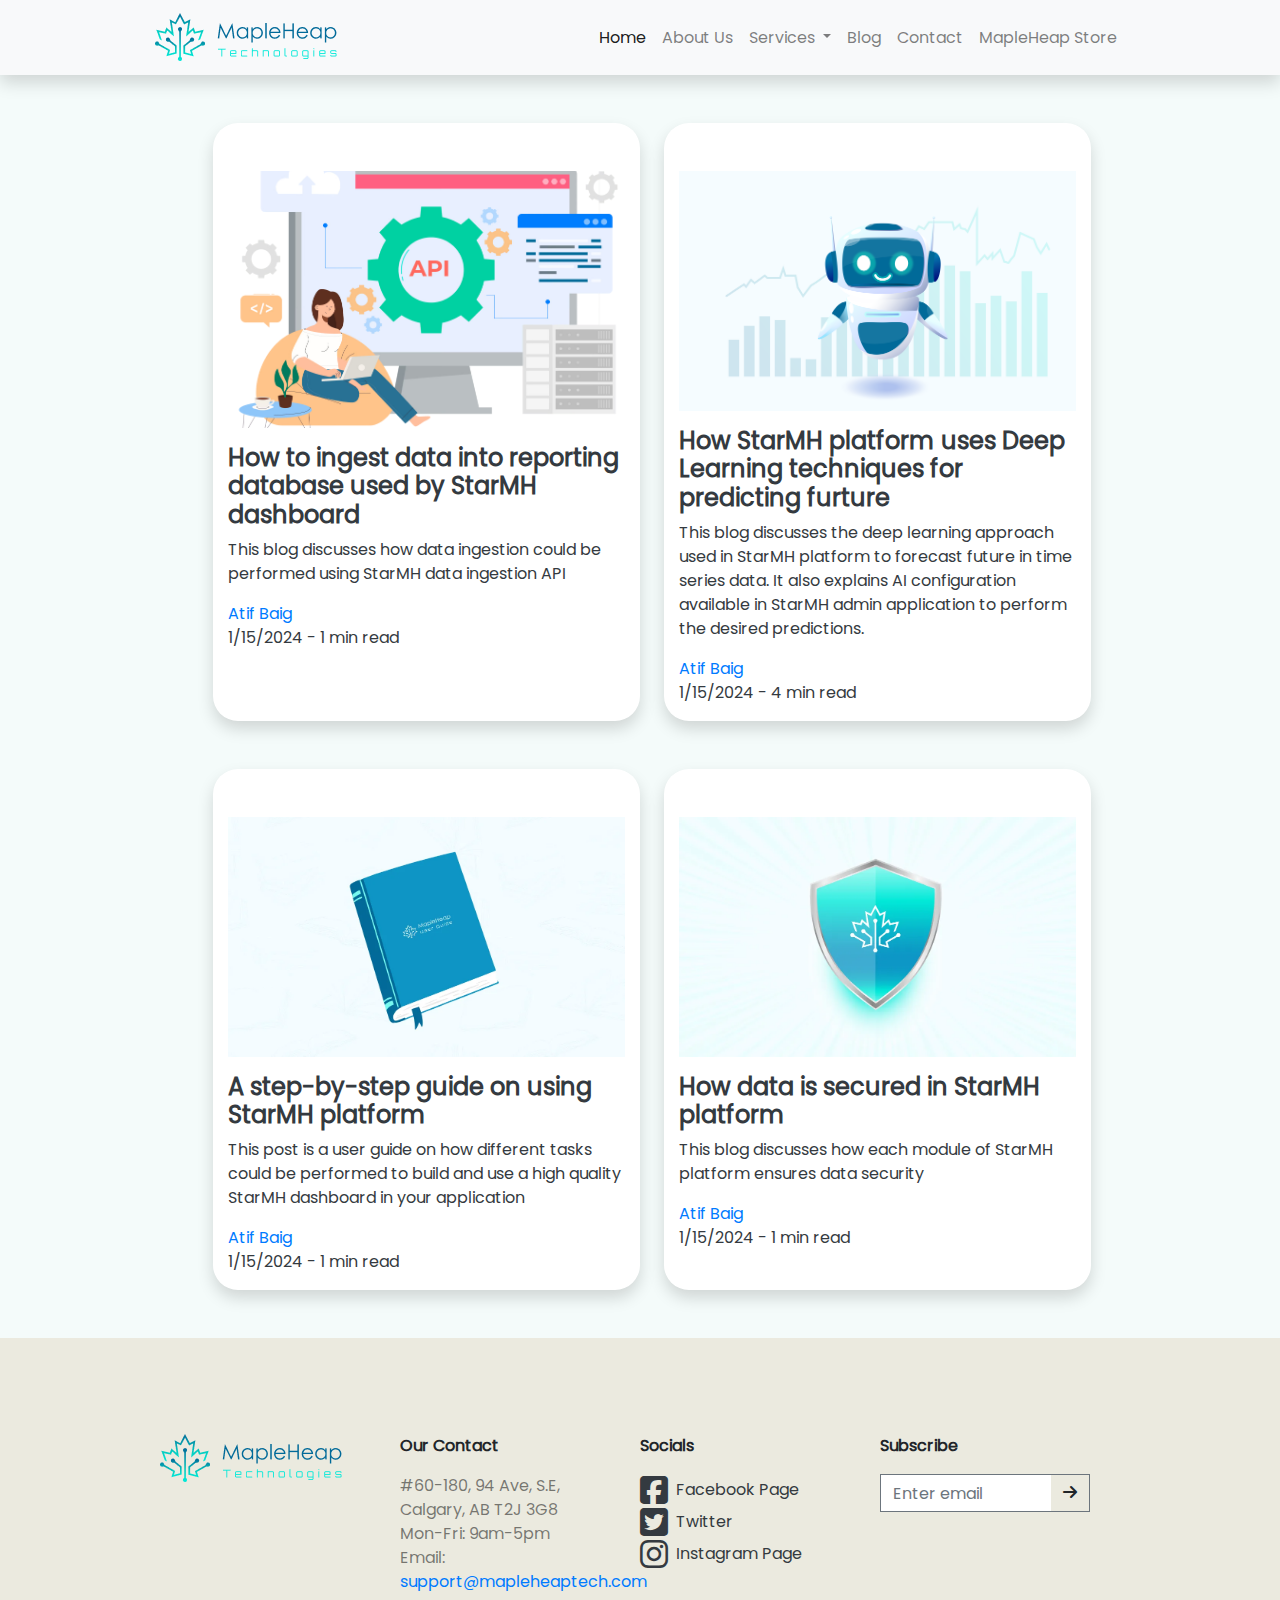
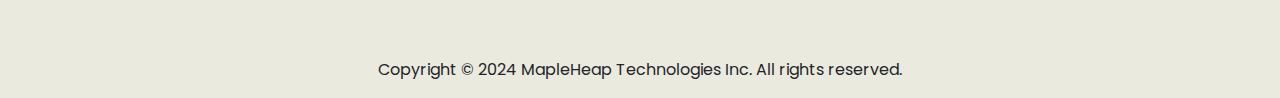
<file: templates/blogs/blog-list.html>
<!doctype html>
<html lang="en">
  <head>
    <!-- Required meta tags -->
    <meta charset="utf-8">
    <meta name="viewport" content="width=device-width, initial-scale=1, shrink-to-fit=no">

    <title>Blog | MapleHeap Technologies</title>
    <link rel="icon" href="../../assets/img/icon.png">

    <!-- Bootstrap CSS -->
    <link rel="stylesheet" href="../../assets/bootstrap-4.4.1-dist/css/bootstrap.min.css">
    <link href="../../libs/fontawesome/css/fontawesome.css" rel="stylesheet" />
    <link href="../../libs/fontawesome/css/brands.css" rel="stylesheet" />
    <link href="../../libs/fontawesome/css/solid.css" rel="stylesheet" />

    <!-- custom style  -->
    <link rel="stylesheet" href="../../css/style.css">

  </head>
  <body>

    <!-- header -->
    <header id="_header" class="bg-light shadow"></header>

    <section>
    	<div class="p-5 p-lg-0">
    		<div class="row m-0 w-100 mb-5">
    			<div class="col-lg-4 col-sm-6 services-cards mr-lg-4 bg-white shadow offset-lg-2 mt-5 pt-5">
            <a href="./how-to-ingest-data-into-reporting-database-used-by-starmh-dashboard.html" class="text-decoration-none">
      				<div>
                <img src="../../assets/img/blog/blog.avif" alt="Blog -> How to ingest data into reporting database used by StarMH dashboard" class="w-100 img-fluid">
                <p class="h4 mt-3 text-dark">
                  <b>
                    How to ingest data into reporting database used by StarMH dashboard
                  </b>
                </p>
                <p class="text-dark">
                  This blog discusses how data ingestion could be performed using StarMH data ingestion API
                </p>
                <p>
                  <span class="text-primary">Atif Baig</span><br>
                  <span class="text-dark">1/15/2024 - 1 min read</span>
                </p>
              </div>
            </a>
    			</div>
    			<div class="col-lg-4 col-sm-6 services-cards bg-white shadow offset-lg- mt-5 pt-5">
    				<a href="./how-starmh-platform-uses-deep-learning-techniques-for-predicting-furture.html" class="text-decoration-none">
              <div>
                <img src="../../assets/img/blog/blog1.png" alt="Blog -> How StarMH platform uses Deep Learning techniques for predicting furture" class="w-100 img-fluid">
                <p class="h4 mt-3 text-dark">
                  <b>
                    How StarMH platform uses Deep Learning techniques for predicting furture
                  </b>
                </p>
                <p class="text-dark">
                  This blog discusses the deep learning approach used in StarMH platform to forecast future in time series data. It also explains AI configuration available in StarMH admin application to perform the desired predictions.


                </p>
                <p>
                  <span class="text-primary">Atif Baig</span><br>
                  <span class="text-dark">1/15/2024 - 4 min read</span>
                </p>
              </div>
            </a>
    			</div>
          <div class="col-lg-4 col-sm-6 services-cards mr-lg-4 bg-white shadow offset-lg-2 mt-5 pt-5">
            <a href="./a-step-by-step-guide-on-using-starmh-platform.html" class="text-decoration-none">
              <div>
                <img src="../../assets/img/blog/blog2.webp" alt="Blog -> A step-by-step guide on using StarMH platform" class="w-100 img-fluid">
                <p class="h4 mt-3 text-dark">
                  <b>
                    A step-by-step guide on using StarMH platform
                  </b>
                </p>
                <p class="text-dark">
                  This post is a user guide on how different tasks could be performed to build and use a high quality StarMH dashboard in your application
                </p>
                <p>
                  <span class="text-primary">Atif Baig</span><br>
                  <span class="text-dark">1/15/2024 - 1 min read</span>
                </p>
              </div>
            </a>
          </div>
          <div class="col-lg-4 col-sm-6 services-cards bg-white shadow offset-lg- mt-5 pt-5">
            <a href="./how-data-is-secured-in-starmh-platform.html" class="text-decoration-none">
              <div>
                <img src="../../assets/img/blog/blog3.webp" alt="Blog -> How data is secured in StarMH platform" class="w-100 img-fluid">
                <p class="h4 mt-3 text-dark">
                  <b>
                    How data is secured in StarMH platform
                  </b>
                </p>
                <p class="text-dark">
                  This blog discusses how each module of StarMH platform ensures data security
                </p>
                <p>
                  <span class="text-primary">Atif Baig</span><br>
                  <span class="text-dark">1/15/2024 - 1 min read</span>
                </p>
              </div>
            </a>
          </div>
    		</div>
    	</div>
    </section>

    <footer id="_footer"></footer>
    <!-- Optional JavaScript -->
    <!-- jQuery first, then Popper.js, then Bootstrap JS -->
    <script src="../../js/jquery-3.4.1.slim.min.js"></script>
    <script src="../../js/popper.min.js"></script>
    <script src="../../assets/bootstrap-4.4.1-dist/js/bootstrap.min.js"></script>
    <script type="text/javascript" src="../../js/header.js"></script>
    <script type="text/javascript" src="../../js/footer.js"></script>
    <script type="text/javascript" src="../../js/main.js"></script>
  </body>
</html>
</file>
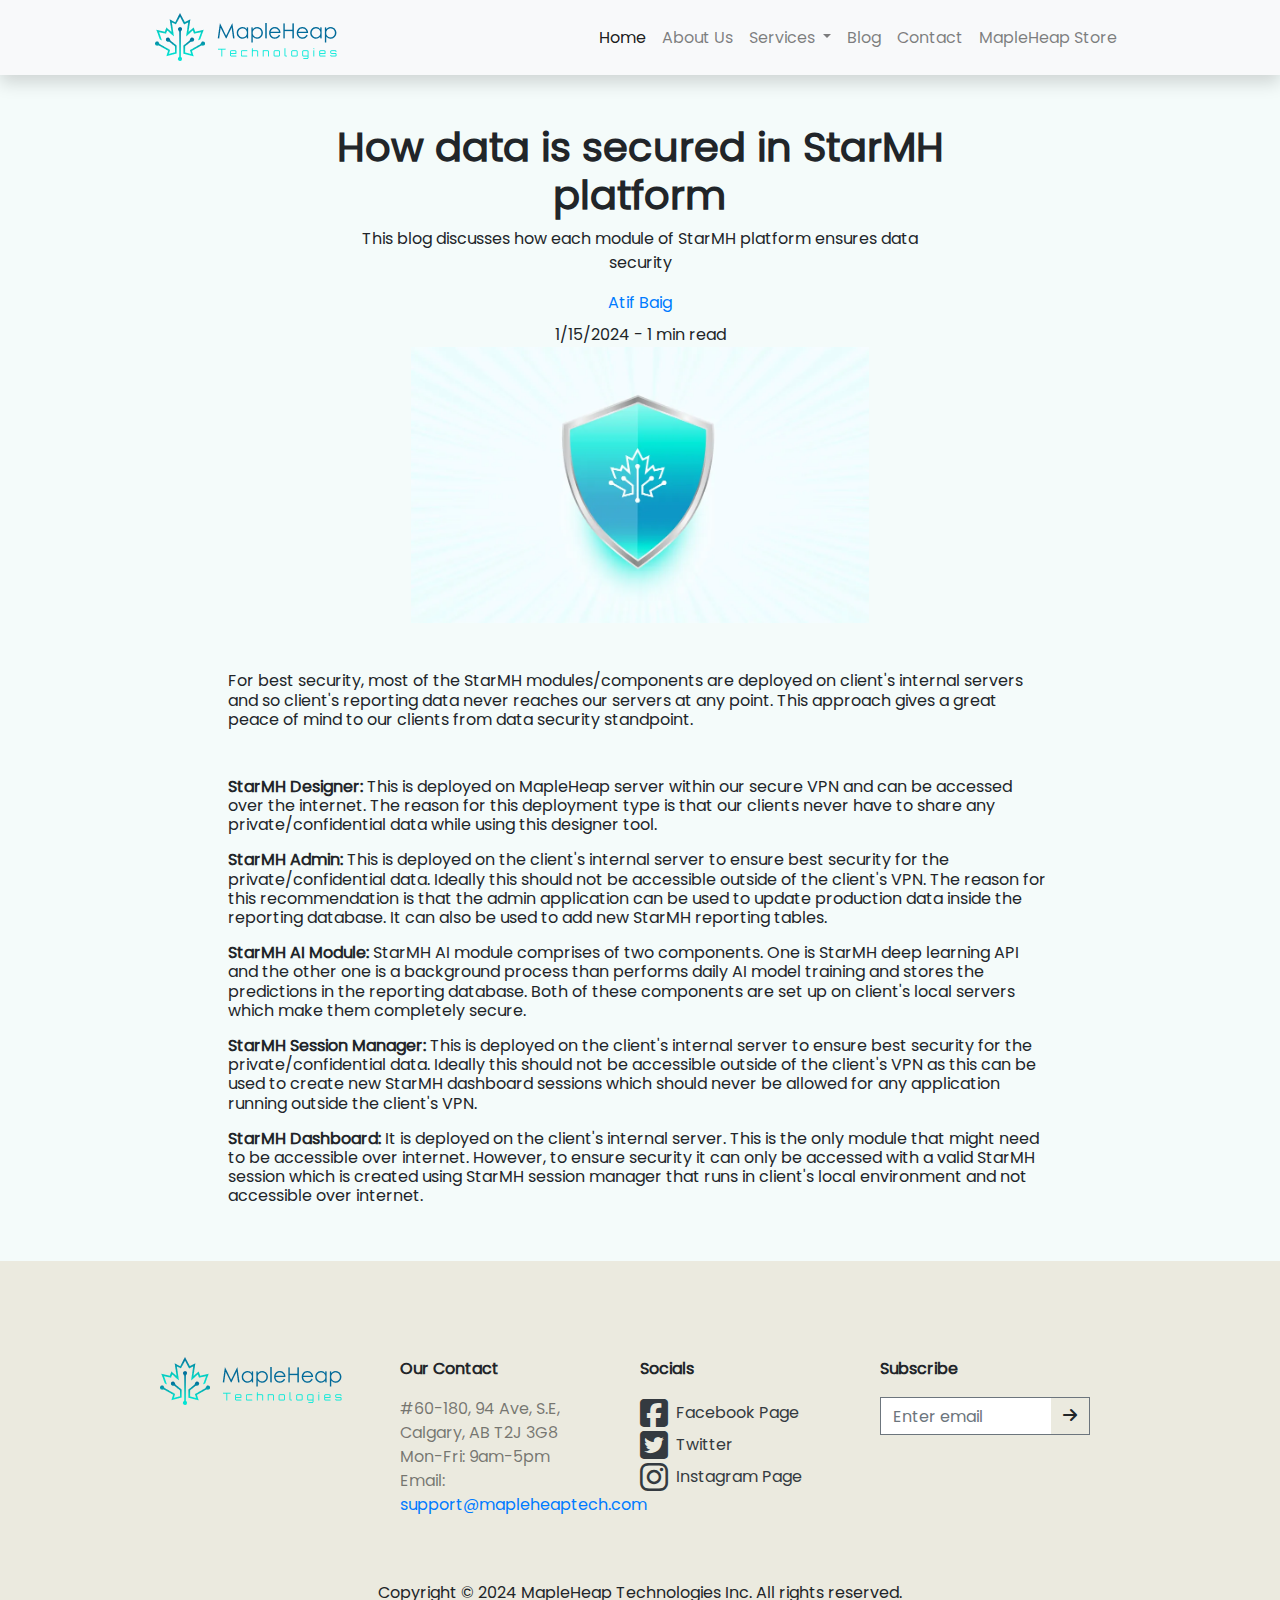
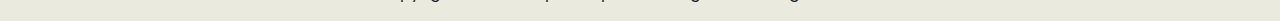
<file: templates/blogs/how-data-is-secured-in-starmh-platform.html>
<!doctype html>
<html lang="en">
  <head>
    <!-- Required meta tags -->
    <meta charset="utf-8">
    <meta name="viewport" content="width=device-width, initial-scale=1, shrink-to-fit=no">

    <title>How data is secured in StarMH platform | MapleHeap Technologies</title>
    <link rel="icon" href="../../assets/img/icon.png">

    <!-- Bootstrap CSS -->
    <link rel="stylesheet" href="../../assets/bootstrap-4.4.1-dist/css/bootstrap.min.css">
    <link href="../../libs/fontawesome/css/fontawesome.css" rel="stylesheet" />
    <link href="../../libs/fontawesome/css/brands.css" rel="stylesheet" />
    <link href="../../libs/fontawesome/css/solid.css" rel="stylesheet" />

    <!-- custom style  -->
    <link rel="stylesheet" href="../../css/style.css">

  </head>
  <body>

    <!-- header -->
    <header id="_header" class="bg-light shadow"></header>

    <section>
    	<div class="p-lg-0 mt-5">
        <div class="row w-100 m-0">
          <div class="col-lg-6 offset-lg-3 text-center">
            <h1 class="font-weight-bold">How data is secured in StarMH platform</h1>
            <p>This blog discusses how each module of StarMH platform ensures data security</p>
            <p class="mb-2 text-primary">Atif Baig</p>
            <span>1/15/2024 - 1 min read</span>
            <div class="">
              <img src="../../assets/img/blog/blog3.webp" class="w-75">
            </div>
          </div>

          <div class="col-lg-8 offset-lg-2 h6 mt-5">
            <p>For best security, most of the StarMH modules/components are deployed on client's internal servers and so client's reporting data never reaches our servers at any point. This approach gives a great peace of mind to our clients from data security standpoint.</p>

            <div class="mt-5">
              <div class="step1 mb-5">
                <span>
                  <p class="mb-3"><b>StarMH Designer: </b> This is deployed on MapleHeap server within our secure VPN and can be accessed over the internet. The reason for this deployment type is that our clients never have to share any private/confidential data while using this designer tool.</p>

                  <p class="mb-3"><b>StarMH Admin: </b> This is deployed on the client's internal server to ensure best security for the private/confidential data. Ideally this should not be accessible outside of the client's VPN. The reason for this recommendation is that the admin application can be used to update production data inside the reporting database. It can also be used to add new StarMH reporting tables.</p>

                  <p class="mb-3"><b>StarMH AI Module: </b> StarMH AI module comprises of two components. One is StarMH deep learning API and the other one is a background process than performs daily AI model training and stores the predictions in the reporting database. Both of these components are set up on client's local servers which make them completely secure.</p>

                  <p class="mb-3"><b>StarMH Session Manager: </b> This is deployed on the client's internal server to ensure best security for the private/confidential data. Ideally this should not be accessible outside of the client's VPN as this can be used to create new StarMH dashboard sessions which should never be allowed for any application running outside the client's VPN.</p>

                  <p class="mb-3"><b>StarMH Dashboard: </b> It is deployed on the client's internal server. This is the only module that might need to be accessible over internet. However, to ensure security it can only be accessed with a valid StarMH session which is created using StarMH session manager that runs in client's local environment and not accessible over internet.</p>

                </span>
              </div>
            </div>
          </div>
        </div>
    	</div>
    </section>

    <footer id="_footer"></footer>
    <!-- Optional JavaScript -->
    <!-- jQuery first, then Popper.js, then Bootstrap JS -->
    <script src="../../js/jquery-3.4.1.slim.min.js"></script>
    <script src="../../js/popper.min.js"></script>
    <script src="../../assets/bootstrap-4.4.1-dist/js/bootstrap.min.js"></script>
    <script type="text/javascript" src="../../js/header.js"></script>
    <script type="text/javascript" src="../../js/footer.js"></script>
    <script type="text/javascript" src="../../js/main.js"></script>
  </body>
</html>
</file>
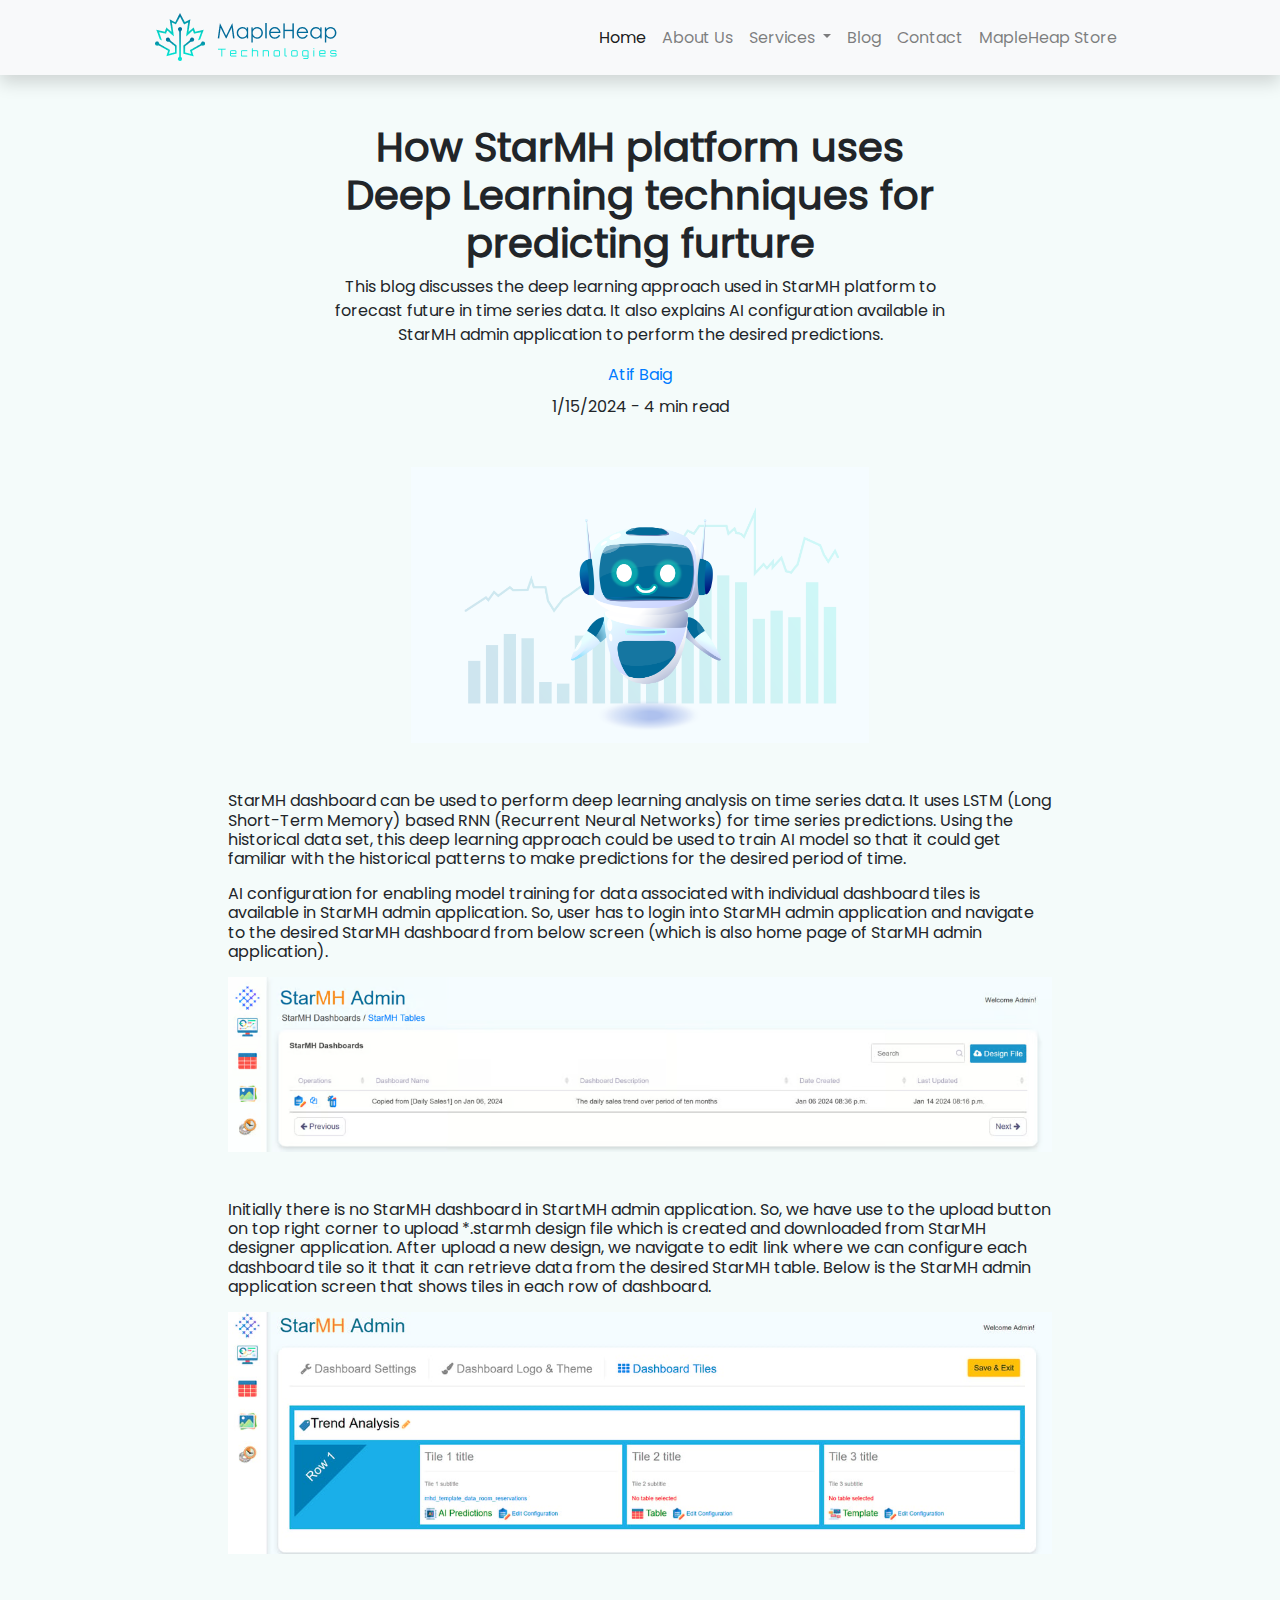
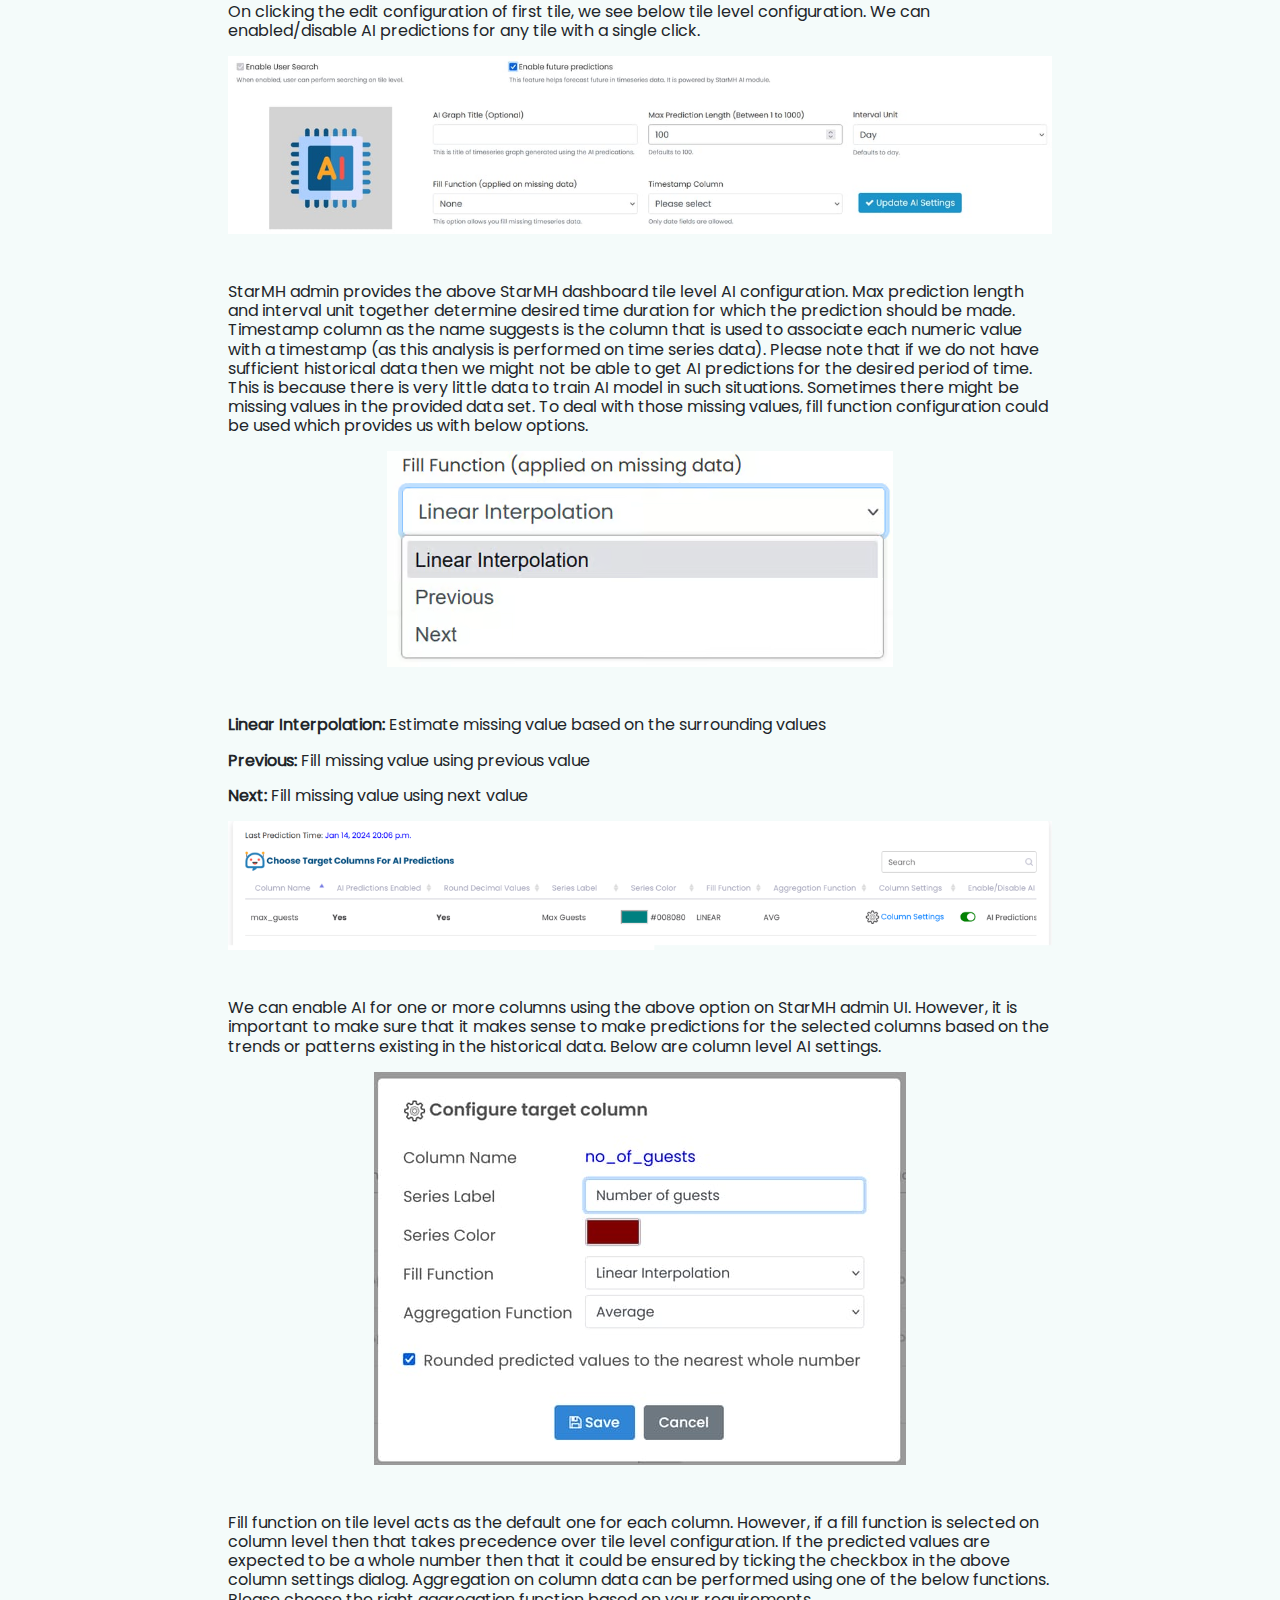
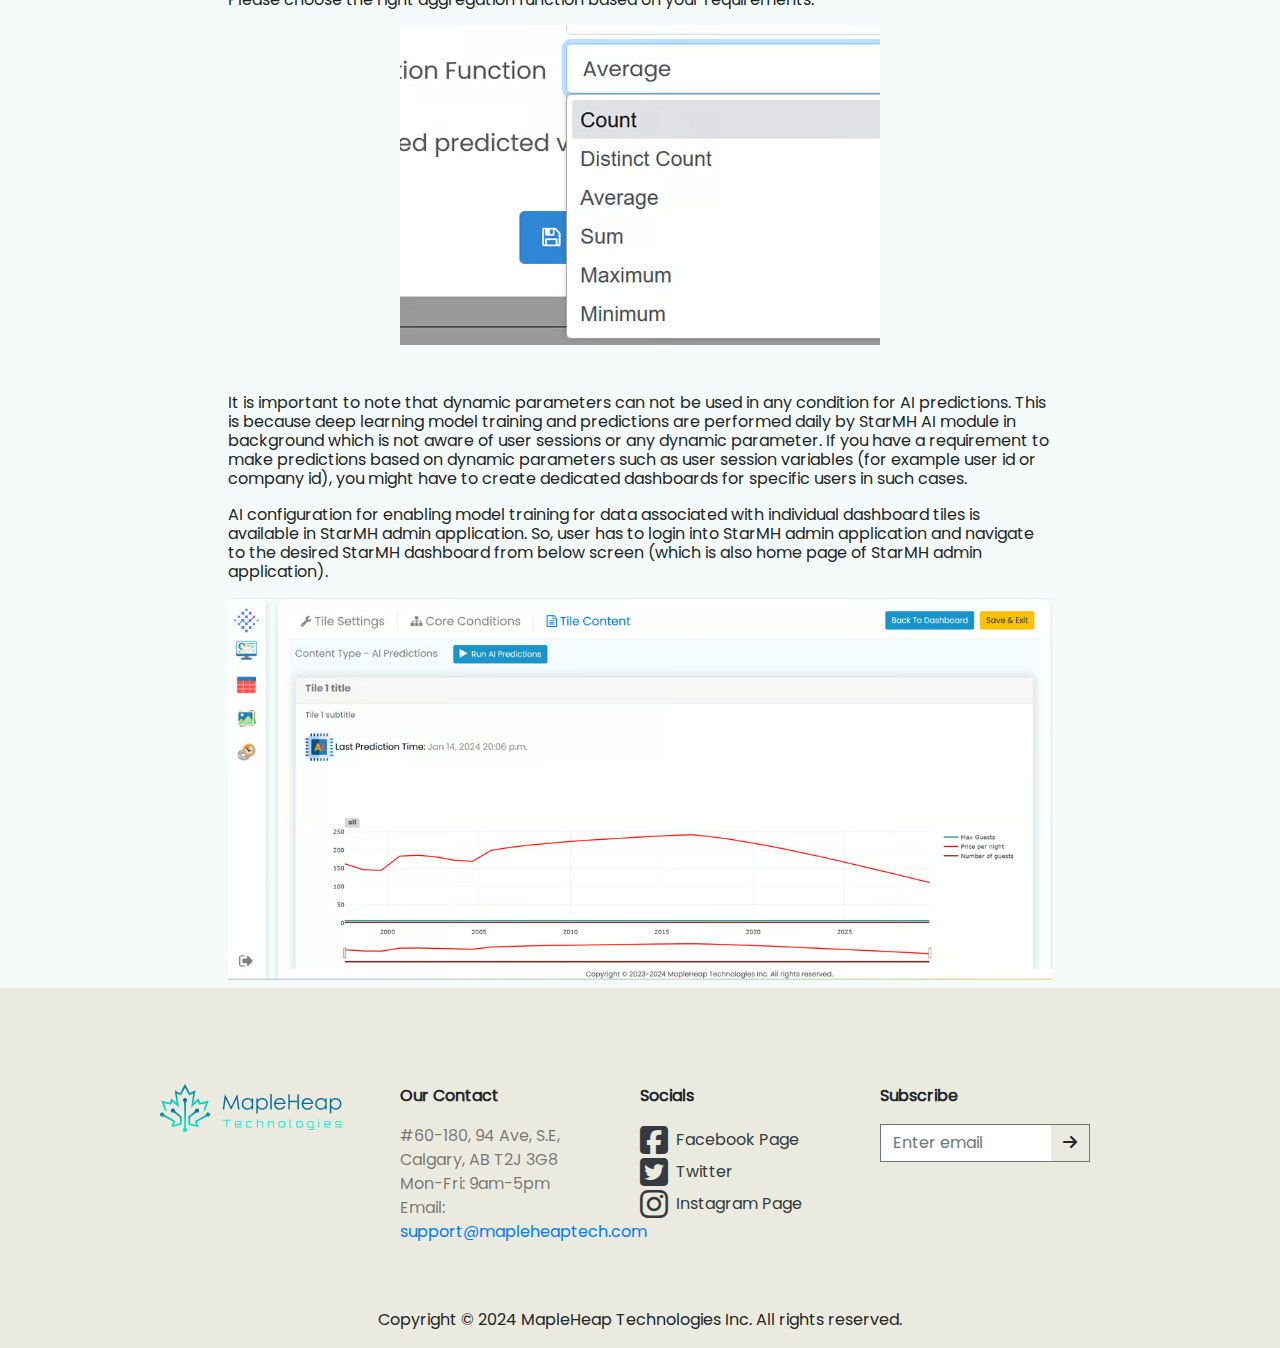
<file: templates/blogs/how-starmh-platform-uses-deep-learning-techniques-for-predicting-furture.html>
<!doctype html>
<html lang="en">
  <head>
    <!-- Required meta tags -->
    <meta charset="utf-8">
    <meta name="viewport" content="width=device-width, initial-scale=1, shrink-to-fit=no">

    <title>How StarMH platform uses Deep Learning techniques for predicting furture | MapleHeap Technologies</title>
    <link rel="icon" href="../../assets/img/icon.png">

    <!-- Bootstrap CSS -->
    <link rel="stylesheet" href="../../assets/bootstrap-4.4.1-dist/css/bootstrap.min.css">
    <link href="../../libs/fontawesome/css/fontawesome.css" rel="stylesheet" />
    <link href="../../libs/fontawesome/css/brands.css" rel="stylesheet" />
    <link href="../../libs/fontawesome/css/solid.css" rel="stylesheet" />

    <!-- custom style  -->
    <link rel="stylesheet" href="../../css/style.css">

  </head>
  <body>

    <!-- header -->
    <header id="_header" class="bg-light shadow"></header>

    <section>
    	<div class="p-lg-0 mt-5">
        <div class="row w-100 m-0">
          <div class="col-lg-6 offset-lg-3 text-center">
            <h1 class="font-weight-bold">How StarMH platform uses Deep Learning techniques for predicting furture</h1>
            <p>This blog discusses the deep learning approach used in StarMH platform to forecast future in time series data. It also explains AI configuration available in StarMH admin application to perform the desired predictions.</p>
            <p class="mb-2 text-primary">Atif Baig</p>
            <span>1/15/2024 - 4 min read</span>
            <div class="mt-5">
              <img src="../../assets/img/blog/blog1.png" class="w-75">
            </div>
          </div>

          <div class="col-lg-8 offset-lg-2 h6">
            <div class="mt-5">
              <div class="step1 mb-5">
                <span>
                 <p>
                   StarMH dashboard can be used to perform deep learning analysis on time series data. It uses LSTM (Long Short-Term Memory) based RNN (Recurrent Neural Networks) for time series predictions. Using the historical data set, this deep learning approach could be used to train AI model so that it could get familiar with the historical patterns to make predictions for the desired period of time. 
                 </p>
                 <p>
                   AI configuration for enabling model training for data associated with individual dashboard tiles is available in StarMH admin application. So, user has to login into StarMH admin application and navigate to the desired StarMH dashboard from below screen (which is also home page of StarMH admin application).
                 </p>
                </span>
                <div class="mt-3">
                  <img src="../../assets/img/blog/step2-1.avif" alt="Add the desired StarMH table if it does exist already." class="w-100">
                </div>
              </div>

              <div class="step2 mb-5">
                <span>
                  <p>
                    Initially there is no StarMH dashboard in StartMH admin application. So, we have use to the upload button on top right corner to upload *.starmh design file which is created and downloaded from StarMH designer application. After upload a new design, we navigate to edit link where we can configure each dashboard tile so it that it can retrieve data from the desired StarMH table. Below is the StarMH admin application screen that shows tiles in each row of dashboard.
                  </p>
                </span>
                <div class="mt-3">
                  <img src="../../assets/img/blog/step2-2.jpeg" alt="Configure the data upload preferences for the table in which data has to be ingested. " class="w-100">
                </div>
              </div>

              <div class="step3 mb-5">
                <span>
                  <p>On clicking the edit configuration of first tile, we see below tile level configuration. We can enabled/disable AI predictions for any tile with a single click.</p>
                </span>
                <div class="mt-3">
                  <img src="../../assets/img/blog/step2-3.jpeg" alt="Review the documentation for data ingestion/upload API that is generated based on the table upload preferences." class="w-100">
                </div>
              </div>

              <div class="step4 mb-5">
                <span>
                  <p>
                    StarMH admin provides the above StarMH dashboard tile level AI configuration. Max prediction length and interval unit together determine desired time duration for which the prediction should be made. Timestamp column as the name suggests is the column that is used to associate each numeric value with a timestamp (as this analysis is performed on time series data). Please note that if we do not have sufficient historical data then we might not be able to get AI predictions for the desired period of time. This is because there is very little data to train AI model in such situations. Sometimes there might be missing values in the provided data set. To deal with those missing values, fill function configuration could be used which provides us with below options.
                  </p>
                </span>
                <div class="mt-3 text-center">
                  <img src="../../assets/img/blog/step2-4.avif" alt="Develop RESTful API client in your favourite language that follows the API documentation generated in step 3." class="img-fluid">
                </div>
              </div>

              <div class="step5 mb-5">
                <span>
                  <p><b class="">Linear Interpolation: </b>Estimate missing value based on the surrounding values </p>
                  <p><b class="mt-2">Previous: </b>Fill missing value using previous value </p>
                  <p><b class="mt-2">Next: </b>Fill missing value using next value </p>
                </span>
                <div class="mt-3">
                  <img src="../../assets/img/blog/step2-5.png" alt="Run the data ingestion process developed in step 4 and review the recent records in StarMH admin application." class="w-100">
                </div>
              </div>

              <div class="step6 mb-5">
                <span>
                 We can enable AI for one or more columns using the above option on StarMH admin UI. However, it is important to make sure that it makes sense to make predictions for the selected columns based on the trends or patterns existing in the historical data. Below are column level AI settings.
                </span>
                <div class="mt-3 text-center">
                  <img src="../../assets/img/blog/step2-6.jpeg" alt="Develop RESTful API client in your favourite language that follows the API documentation generated in step 3." class="img-fluid">
                </div>
              </div>

              <div class="step7 mb-5">
                <span>
                  Fill function on tile level acts as the default one for each column. However, if a fill function is selected on column level then that takes precedence over tile level configuration. If the predicted values are expected to be a whole number then that it could be ensured by ticking the checkbox in the above column settings dialog. Aggregation on column data can be performed using one of the below functions. Please choose the right aggregation function based on your requirements.
                </span>
                <div class="mt-3 text-center">
                  <img src="../../assets/img/blog/step2-7.avif" alt="Develop RESTful API client in your favourite language that follows the API documentation generated in step 3." class="img-fluid">
                </div>
              </div>

              <div class="step8">
                <span>
                 <p>
                    It is important to note that dynamic parameters can not be used in any condition for AI predictions. This is because deep learning model training and predictions are performed daily by StarMH AI module in background which is not aware of user sessions or any dynamic parameter. If you have a requirement to make predictions based on dynamic parameters such as user session variables (for example user id or company id), you might have to create dedicated dashboards for specific users in such cases.
                 </p>
                 <p>
                   AI configuration for enabling model training for data associated with individual dashboard tiles is available in StarMH admin application. So, user has to login into StarMH admin application and navigate to the desired StarMH dashboard from below screen (which is also home page of StarMH admin application).
                 </p>
                </span>
                <div class="mt-3">
                  <img src="../../assets/img/blog/step2-8.avif" alt="Add the desired StarMH table if it does exist already." class="w-100">
                </div>
              </div>
            </div>
          </div>
        </div>
    	</div>
    </section>

    <footer id="_footer"></footer>
    <!-- Optional JavaScript -->
    <!-- jQuery first, then Popper.js, then Bootstrap JS -->
    <script src="../../js/jquery-3.4.1.slim.min.js"></script>
    <script src="../../js/popper.min.js"></script>
    <script src="../../assets/bootstrap-4.4.1-dist/js/bootstrap.min.js"></script>
    <script type="text/javascript" src="../../js/header.js"></script>
    <script type="text/javascript" src="../../js/footer.js"></script>
    <script type="text/javascript" src="../../js/main.js"></script>
  </body>
</html>
</file>
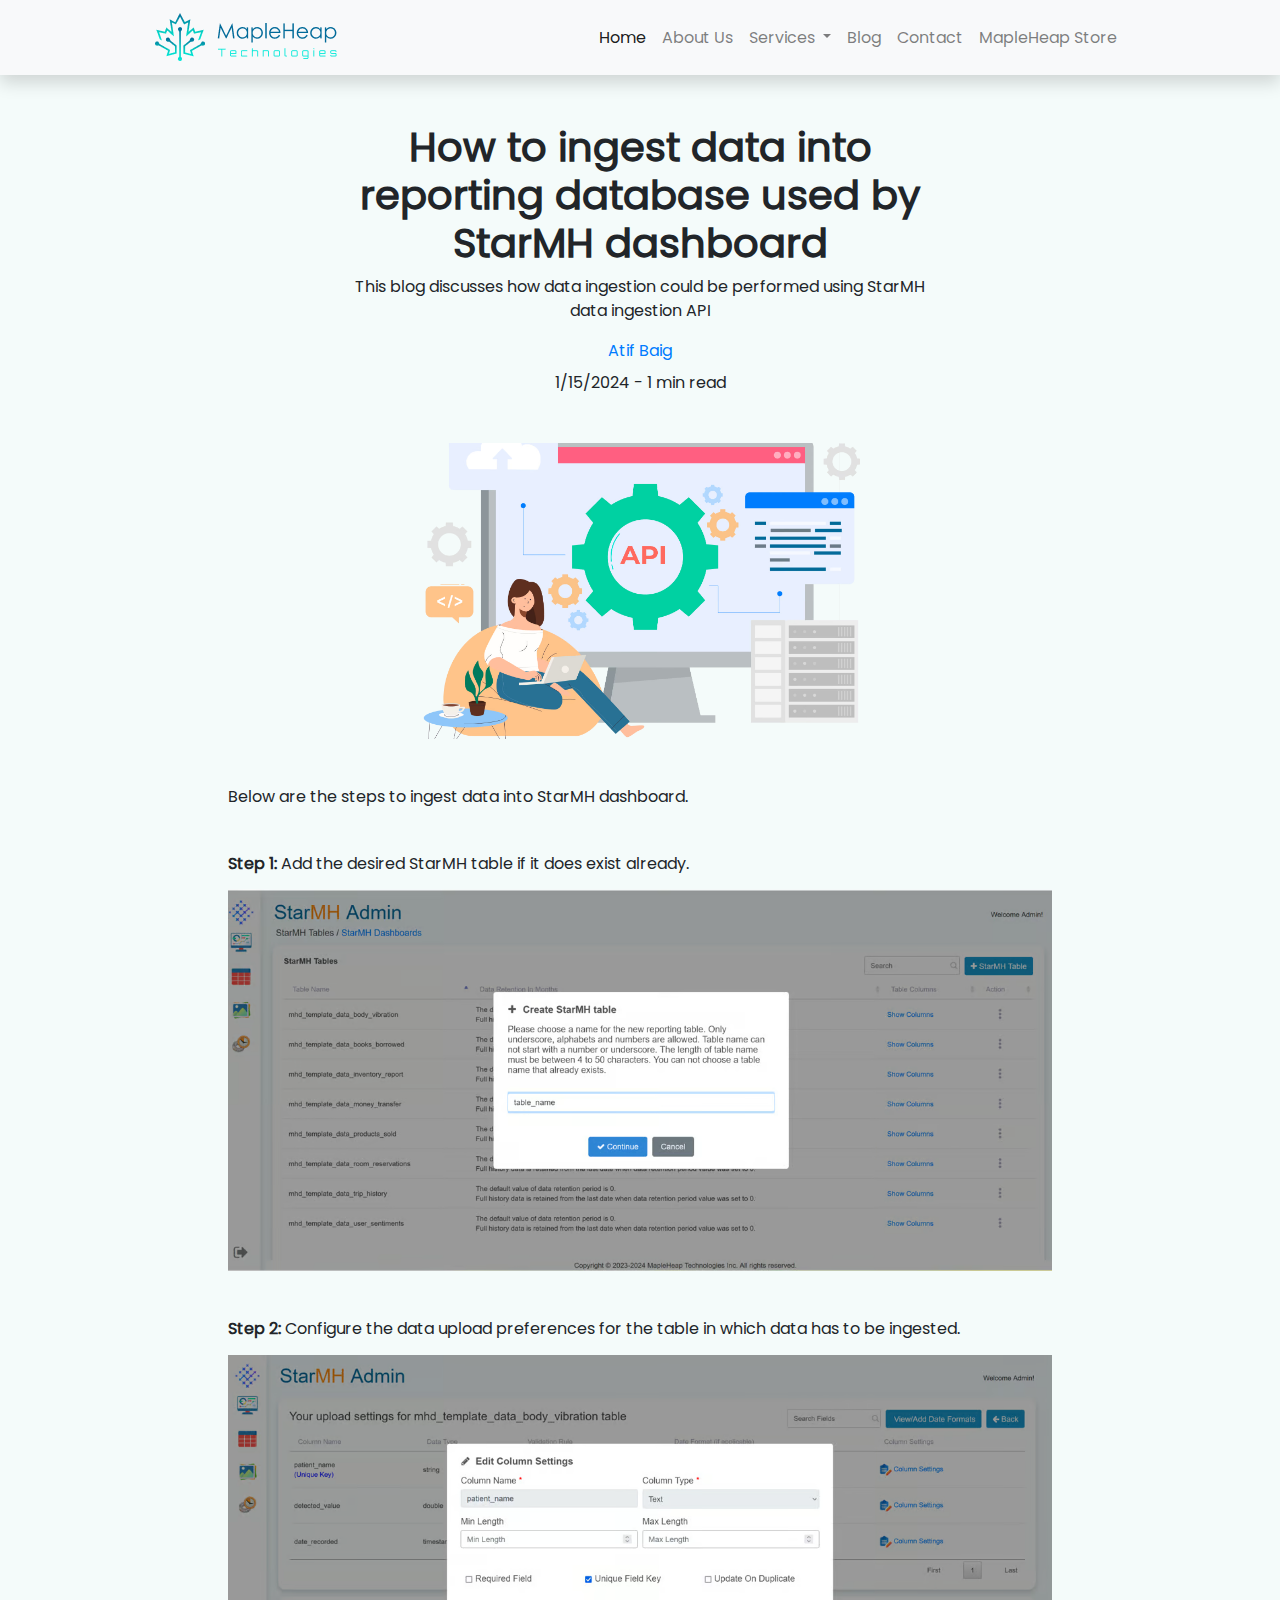
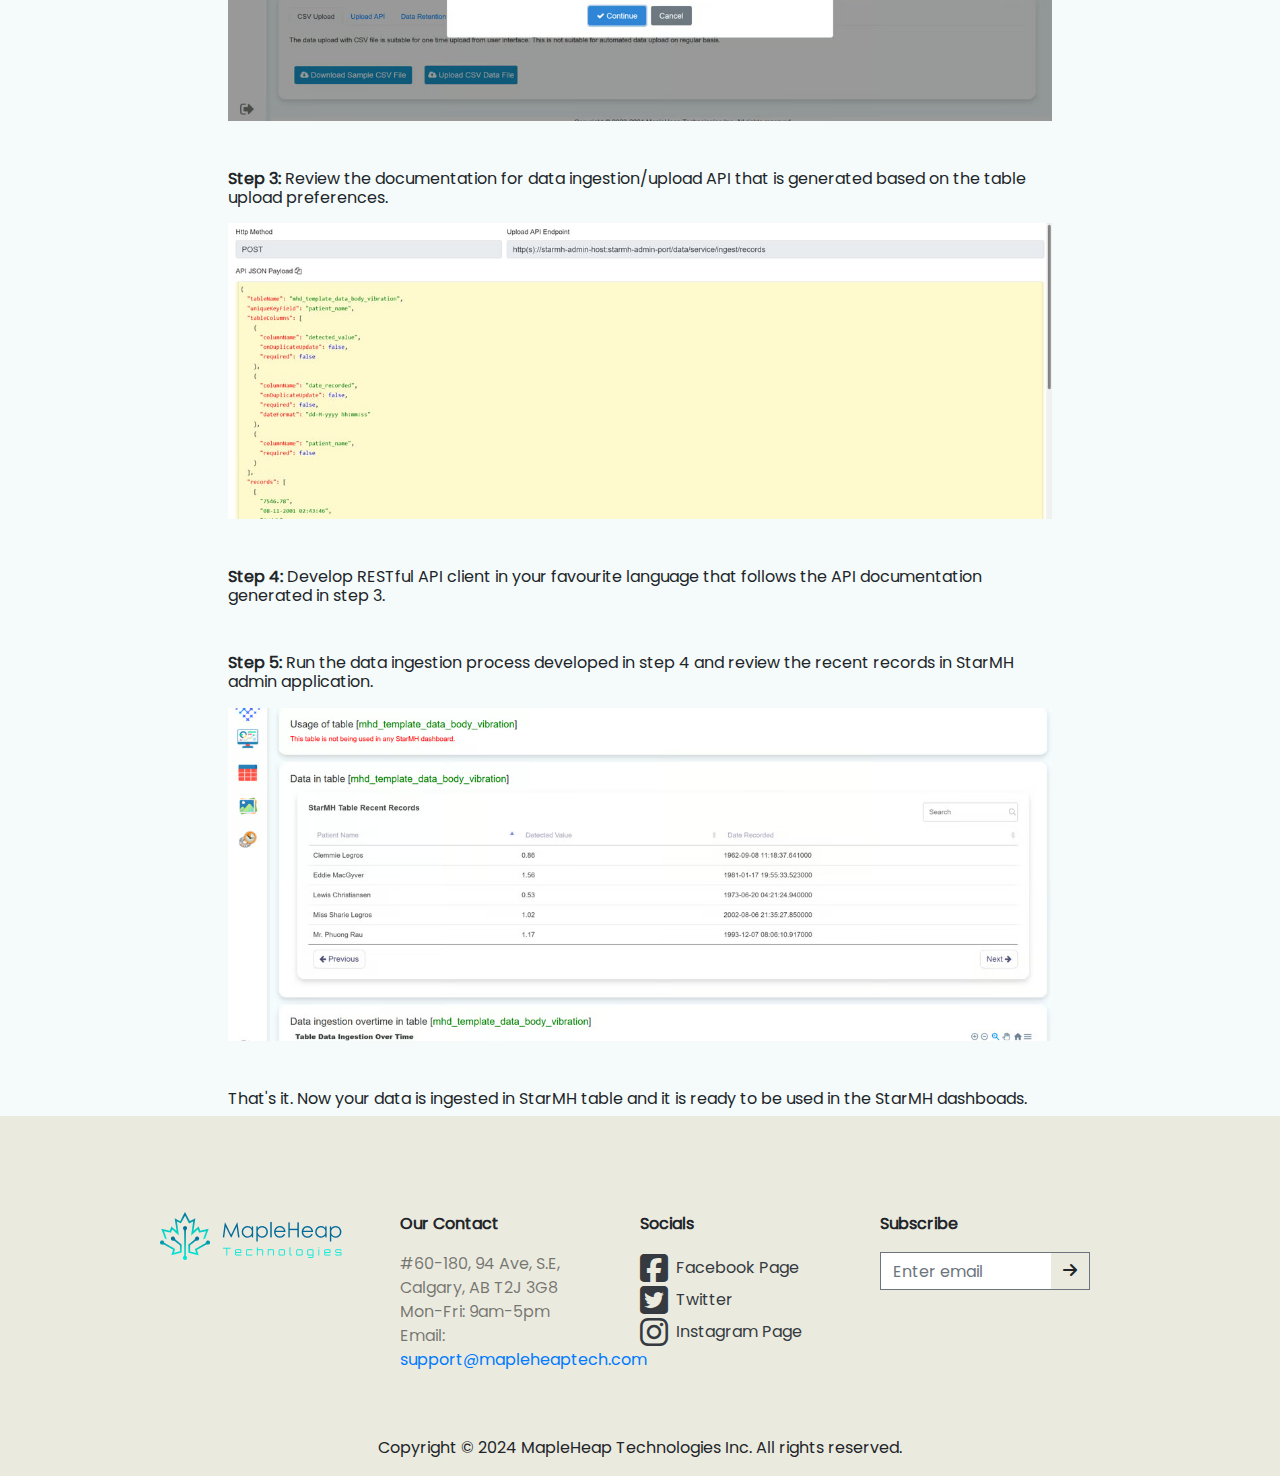
<file: templates/blogs/how-to-ingest-data-into-reporting-database-used-by-starmh-dashboard.html>
<!doctype html>
<html lang="en">
  <head>
    <!-- Required meta tags -->
    <meta charset="utf-8">
    <meta name="viewport" content="width=device-width, initial-scale=1, shrink-to-fit=no">

    <title>How to ingest data into reporting database used by StarMH dashboard | MapleHeap Technologies</title>
    <link rel="icon" href="../../assets/img/icon.png">

    <!-- Bootstrap CSS -->
    <link rel="stylesheet" href="../../assets/bootstrap-4.4.1-dist/css/bootstrap.min.css">
    <link href="../../libs/fontawesome/css/fontawesome.css" rel="stylesheet" />
    <link href="../../libs/fontawesome/css/brands.css" rel="stylesheet" />
    <link href="../../libs/fontawesome/css/solid.css" rel="stylesheet" />

    <!-- custom style  -->
    <link rel="stylesheet" href="../../css/style.css">

  </head>
  <body>

    <!-- header -->
    <header id="_header" class="bg-light shadow"></header>

    <section>
    	<div class="p-lg-0 mt-5">
        <div class="row w-100 m-0">
          <div class="col-lg-6 offset-lg-3 text-center">
            <h1 class="font-weight-bold">How to ingest data into reporting database used by StarMH dashboard</h1>
            <p>This blog discusses how data ingestion could be performed using StarMH data ingestion API</p>
            <p class="mb-2 text-primary">Atif Baig</p>
            <span>1/15/2024 - 1 min read</span>
            <div class="mt-5">
              <img src="../../assets/img/blog/blog.avif" class="w-75">
            </div>
          </div>

          <div class="col-lg-8 offset-lg-2 h6 mt-5">
            <p>Below are the steps to ingest data into StarMH dashboard.</p>

            <div class="mt-5">
              <div class="step1 mb-5">
                <span>
                  <b>Step 1: </b>Add the desired StarMH table if it does exist already.
                </span>
                <div class="mt-3">
                  <img src="../../assets/img/blog/step1.avif" alt="Add the desired StarMH table if it does exist already." class="w-100">
                </div>
              </div>

              <div class="step2 mb-5">
                <span>
                  <b>Step 2: </b>Configure the data upload preferences for the table in which data has to be ingested.
                </span>
                <div class="mt-3">
                  <img src="../../assets/img/blog/step2.avif" alt="Configure the data upload preferences for the table in which data has to be ingested. " class="w-100">
                </div>
              </div>

              <div class="step3 mb-5">
                <span>
                  <b>Step 3: </b>Review the documentation for data ingestion/upload API that is generated based on the table upload preferences.
                </span>
                <div class="mt-3">
                  <img src="../../assets/img/blog/step3.jpeg" alt="Review the documentation for data ingestion/upload API that is generated based on the table upload preferences." class="w-100">
                </div>
              </div>

              <div class="step4 mb-5">
                <span>
                  <b>Step 4: </b>Develop RESTful API client in your favourite language that follows the API documentation generated in step 3.
                </span>
                <div class="mt-3 d-none">
                  <img src="../../assets/img/blog/step3.jpeg" alt="Develop RESTful API client in your favourite language that follows the API documentation generated in step 3." class="w-100">
                </div>
              </div>

              <div class="step5 mb-5">
                <span>
                  <b>Step 5: </b>Run the data ingestion process developed in step 4 and review the recent records in StarMH admin application.
                </span>
                <div class="mt-3">
                  <img src="../../assets/img/blog/step4.avif" alt="Run the data ingestion process developed in step 4 and review the recent records in StarMH admin application." class="w-100">
                </div>
              </div>

              <div class="step4">
                <span>
                  That's it. Now your data is ingested in StarMH table and it is ready to be used in the StarMH dashboads.
                </span>
                <div class="mt-3 d-none">
                  <img src="../../assets/img/blog/step3.jpeg" alt="Develop RESTful API client in your favourite language that follows the API documentation generated in step 3." class="w-100">
                </div>
              </div>
            </div>
          </div>
        </div>
    	</div>
    </section>

    <footer id="_footer"></footer>
    <!-- Optional JavaScript -->
    <!-- jQuery first, then Popper.js, then Bootstrap JS -->
    <script src="../../js/jquery-3.4.1.slim.min.js"></script>
    <script src="../../js/popper.min.js"></script>
    <script src="../../assets/bootstrap-4.4.1-dist/js/bootstrap.min.js"></script>
    <script type="text/javascript" src="../../js/header.js"></script>
    <script type="text/javascript" src="../../js/footer.js"></script>
    <script type="text/javascript" src="../../js/main.js"></script>
  </body>
</html>
</file>
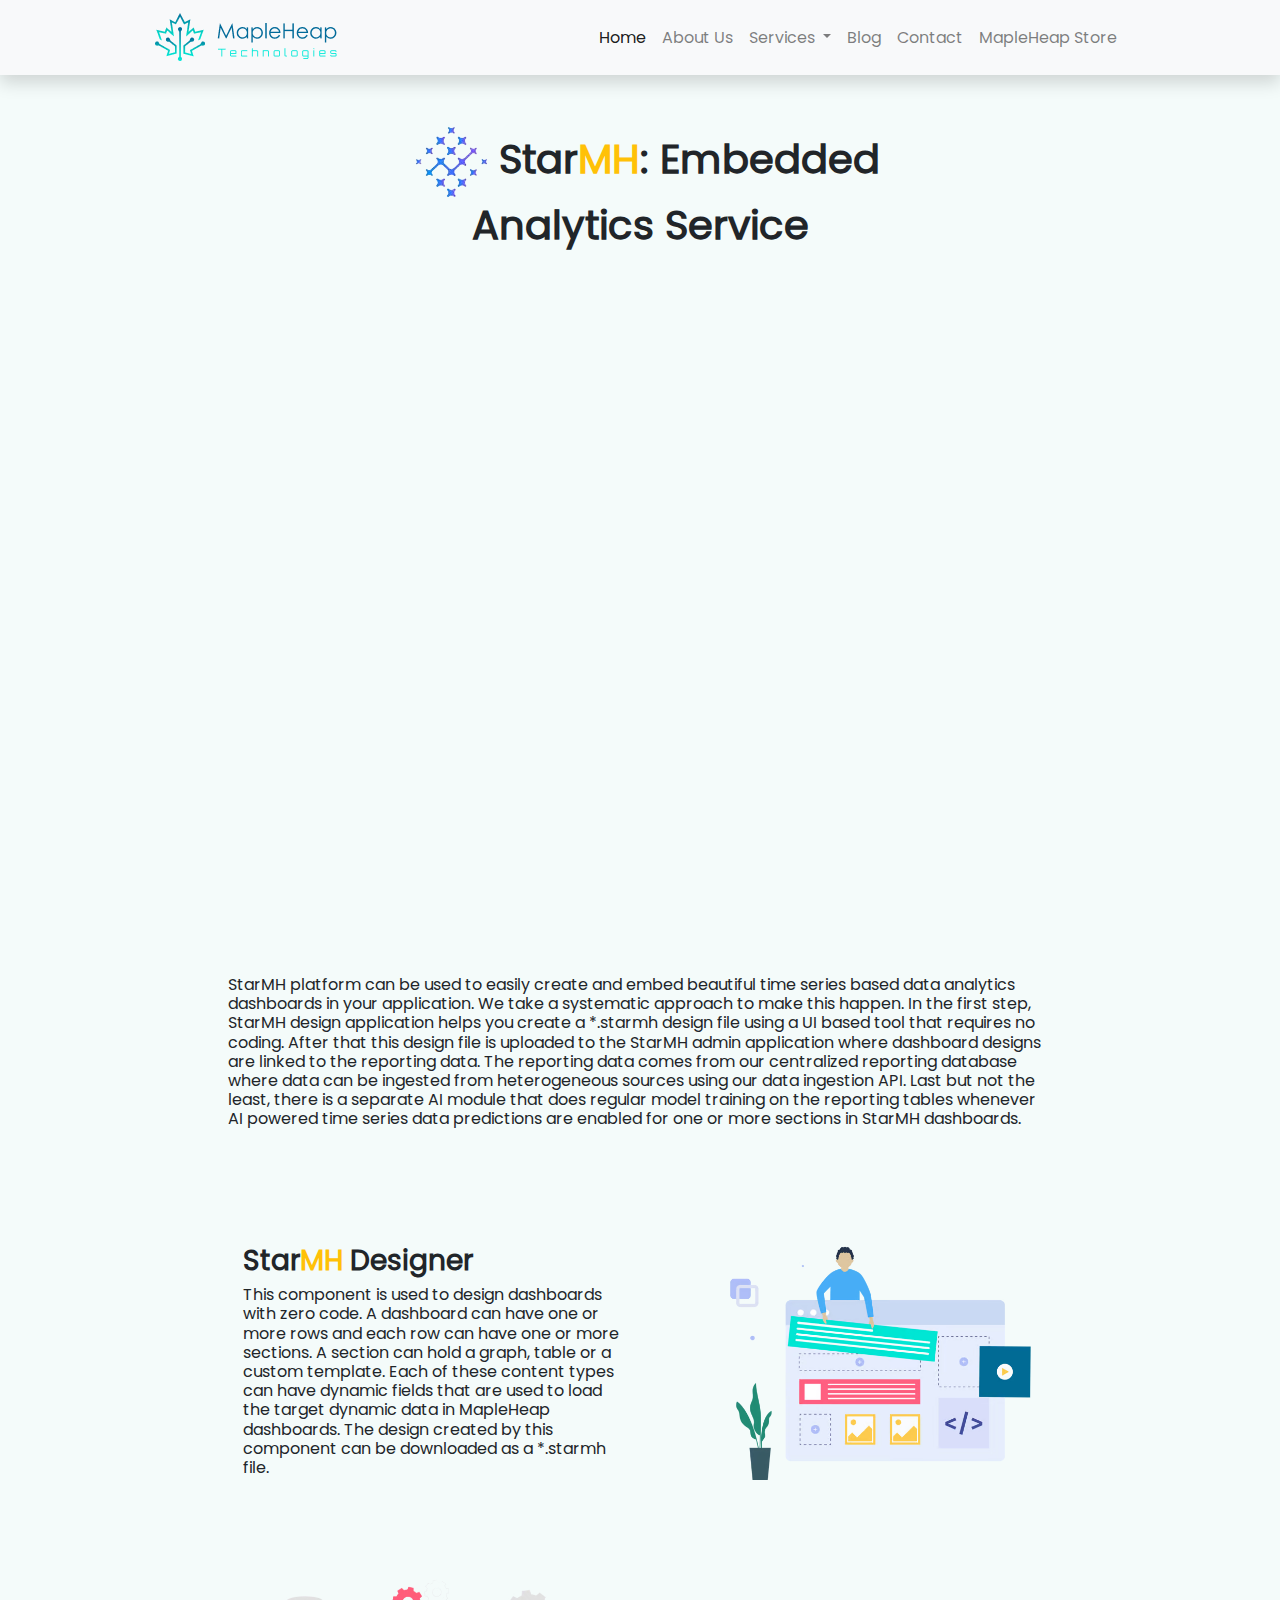
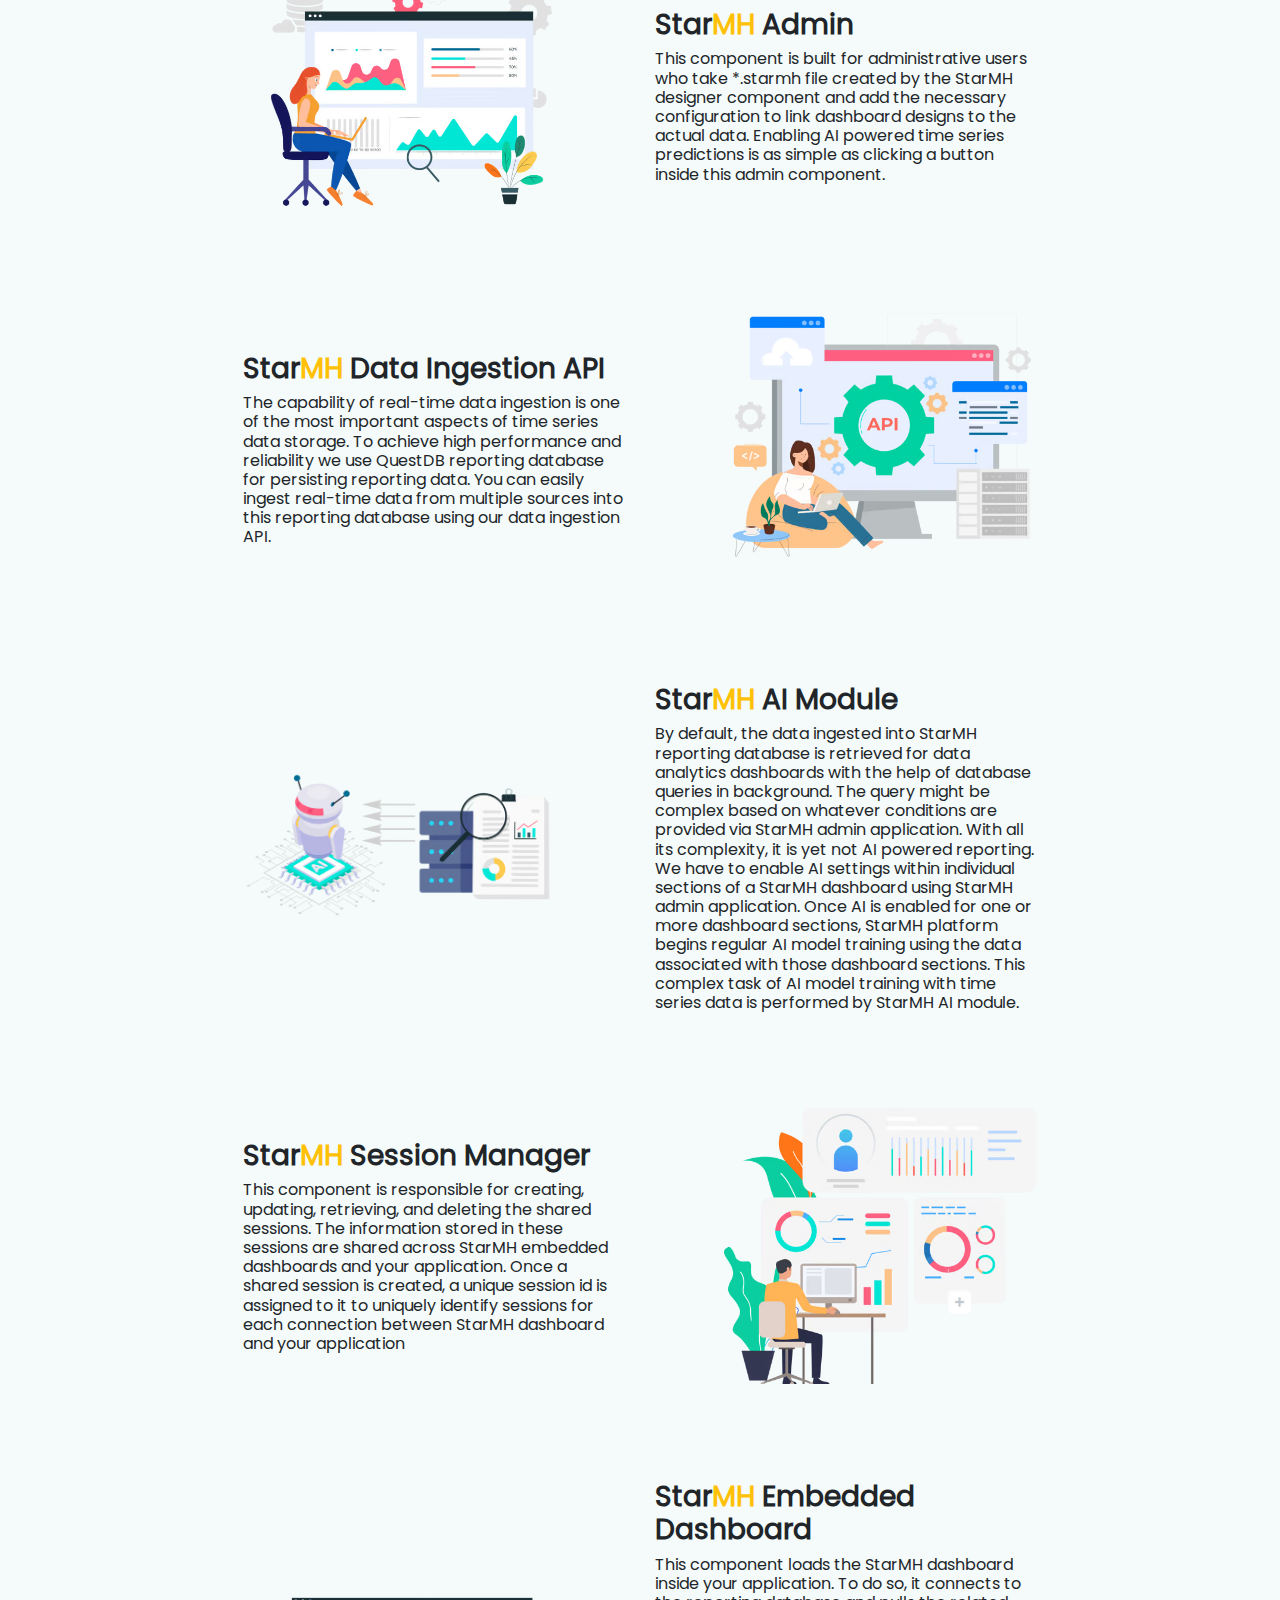
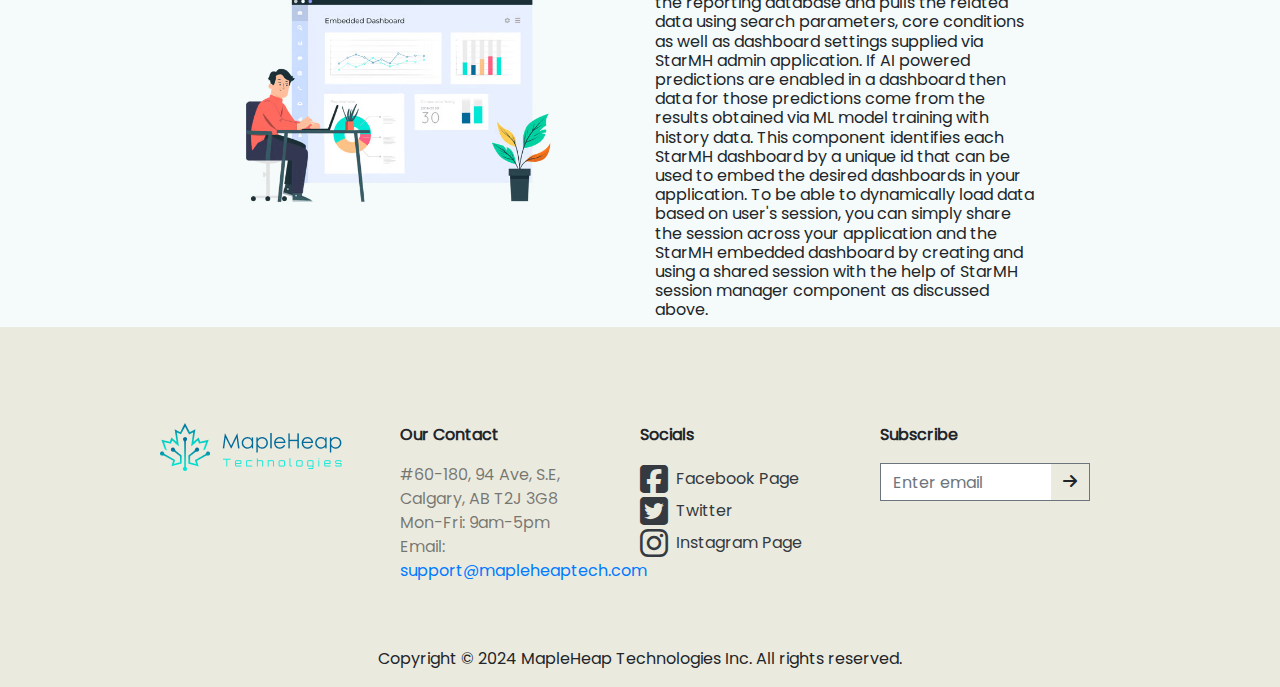
<file: templates/services/embedded-analytics-service-beta.html>
<!doctype html>
<html lang="en">
  <head>
    <!-- Required meta tags -->
    <meta charset="utf-8">
    <meta name="viewport" content="width=device-width, initial-scale=1, shrink-to-fit=no">

    <title>Embedded Analytics Software Service - Maple Heap Technologies</title>

    <meta name="description" content="Join Maple Heap Technologies' beta program for embedded analytics service. Empower your applications with powerful analytics capabilities. Sign up now for early access!">
    <link rel="icon" href="https://assets.zyrosite.com/cdn-cgi/image/format=auto,w=48,h=48,fit=crop,f=png/AwvjWxzVyZHrXGDa/group-AR02xyl482c76q5J.png">
    <link rel="apple-touch-icon" href="https://assets.zyrosite.com/cdn-cgi/image/format=auto,w=48,h=48,fit=crop,f=png/AwvjWxzVyZHrXGDa/group-AR02xyl482c76q5J.png">
    <meta content="https://mapleheaptech.com/embedded-analytics-service-beta" property="og:url">
    <link rel="canonical" href="https://mapleheaptech.com/embedded-analytics-service-beta">
    <meta content="Starmh Platform for Time Series Based Data Analytics Dashboards | MapleHeap Technologies" property="og:title">
    <meta name="twitter:title" content="Starmh Platform for Time Series Based Data Analytics Dashboards | MapleHeap Technologies">
    <meta content="website" property="og:type">
    <meta property="og:description" content="Easily create and embed beautiful time series based data analytics dashboards in your application using the Starmh platform. No coding required. Centralized reporting database with data ingestion A...">
    <meta name="twitter:description" content="Easily create and embed beautiful time series based data analytics dashboards in your application using the Starmh platform. No coding required. Centralized reporting database with data ingestion A...">
    <meta property="og:site_name" content="MapleHeap Technologies">
    <meta name="keywords" content="embedded analytics dashboard, embedded software solutions, analytics monitoring, Embedded Analytics Service Calgary, Embedded Analytics software Service, data analytics dashboard, data analytics dashboard design, StarMH data analytics dashboard, StarMH, starmh dashboards, time series based data analytics, embedded analytics service">
    <meta content="https://assets.zyrosite.com/cdn-cgi/image/format=auto,w=1200,h=630,fit=crop,f=jpeg/AwvjWxzVyZHrXGDa/logo-AGBM81MVqxFL9DM1.png" property="og:image">
    <meta content="https://assets.zyrosite.com/cdn-cgi/image/format=auto,w=1200,h=630,fit=crop,f=jpeg/AwvjWxzVyZHrXGDa/logo-AGBM81MVqxFL9DM1.png" name="twitter:image">
    <meta content="" property="og:image:alt">
    <meta content="" name="twitter:image:alt">
    <meta name="twitter:card" content="summary_large_image">

    <link rel="icon" href="../../assets/img/icon.png">

    <!-- Bootstrap CSS -->
    <link rel="stylesheet" href="../../assets/bootstrap-4.4.1-dist/css/bootstrap.min.css">
    <link href="../../libs/fontawesome/css/fontawesome.css" rel="stylesheet" />
    <link href="../../libs/fontawesome/css/brands.css" rel="stylesheet" />
    <link href="../../libs/fontawesome/css/solid.css" rel="stylesheet" />

    <!-- custom style  -->
    <link rel="stylesheet" href="../../css/style.css">

  </head>
  <body>

    <!-- header -->
    <header id="_header" class="bg-light shadow"></header>

    <section>
    	<div class="p-lg-0 mt-5">
        <div class="row w-100 m-0">
          <div class="col-lg-6 offset-lg-3 text-center">
            <h1 class="font-weight-bold">
              <img src="../../assets/img/services/s1.png" alt="Embedded Analytics Service" class="img-fluid">Star<span class="text-warning">MH</span>: Embedded Analytics Service
            </h1>
            <div class="mt-5">
              <div class="video mt-5" style="height: 70vh;">
                <div class="row w-100 h-100 m-0">
                  <div class="col-12 h-100">
                    <iframe src="https://drive.google.com/file/d/1zcET3FHlgP9MD6WBIBJyVforOSOcnkY_/preview" class="border-0 w-100 h-100" allow="autoplay"></iframe>
                  </div>
                </div>
              </div>
            </div>
          </div>

          <div class="col-lg-8 offset-lg-2 h6 mt-5">
            <p>
              StarMH platform can be used to easily create and embed beautiful time series based data analytics dashboards in your application. We take a systematic approach to make this happen. In the first step, StarMH design application helps you create a *.starmh design file using a UI based tool that requires no coding. After that this design file is uploaded to the StarMH admin application where dashboard designs are linked to the reporting data. The reporting data comes from our centralized reporting database where data can be ingested from heterogeneous sources using our data ingestion API. Last but not the least, there is a separate AI module that does regular model training on the reporting tables whenever AI powered time series data predictions are enabled for one or more sections in StarMH dashboards.
            </p>

            <div class="">
              <div class="row w-100 m-0 align-items-center">
                <div class="col-lg-6 col-sm-12 mt-5 pt-5">
                  <h3 class="font-weight-bold">Star<span class="text-warning">MH</span> Designer</h3>
                  <span>
                    This component is used to design dashboards with zero code. A dashboard can have one or more rows and each row can have one or more sections. A section can hold a graph, table or a custom template. Each of these content types can have dynamic fields that are used to load the target dynamic data in MapleHeap dashboards. The design created by this component can be downloaded as a *.starmh file.
                  </span>
                </div>
                <div class="col-lg-5 col-sm-6 offset-lg-1 mt-5 pt-5">
                  <img src="../../assets/img/services/s2.avif" alt="StarMH Designer" class="w-100 img-fluid">
                </div>
              </div>
            </div>

            <div class="">
              <div class="row flex-row-reverse justify-content-between w-100 m-0 align-items-center">
                <div class="col-lg-6 col-sm-12 mt-5 pt-5">
                  <h3 class="font-weight-bold">Star<span class="text-warning">MH</span> Admin</h3>
                  <span>
                    This component is built for administrative users who take *.starmh file created by the StarMH designer component and add the necessary configuration to link dashboard designs to the actual data. Enabling AI powered time series predictions is as simple as clicking a button inside this admin component.
                  </span>
                </div>
                <div class="col-lg-5 col-sm-6 mt-5 pt-5">
                  <img src="../../assets/img/services/s3.avif" alt="StarMH Designer" class="w-100 img-fluid">
                </div>
              </div>
            </div>

            <div class="">
              <div class="row w-100 m-0 align-items-center">
                <div class="col-lg-6 col-sm-12 mt-5 pt-5">
                  <h3 class="font-weight-bold">Star<span class="text-warning">MH</span> Data Ingestion API</h3>
                  <span>
                    The capability of real-time data ingestion is one of the most important aspects of time series data storage. To achieve high performance and reliability we use QuestDB reporting database for persisting reporting data. You can easily ingest real-time data from multiple sources into this reporting database using our data ingestion API.
                  </span>
                </div>
                <div class="col-lg-5 col-sm-6 offset-lg-1 mt-5 pt-5">
                  <img src="../../assets/img/services/s4.avif" alt="StarMH Designer" class="w-100 img-fluid">
                </div>
              </div>
            </div>

            <div class="">
              <div class="row flex-row-reverse justify-content-between w-100 m-0 align-items-center">
                <div class="col-lg-6 col-sm-12 mt-5 pt-5">
                  <h3 class="font-weight-bold">Star<span class="text-warning">MH</span> AI Module</h3>
                  <span>
                    By default, the data ingested into StarMH reporting database is retrieved for data analytics dashboards with the help of database queries in background. The query might be complex based on whatever conditions are provided via StarMH admin application. With all its complexity, it is yet not AI powered reporting. We have to enable AI settings within individual sections of a StarMH dashboard using StarMH admin application. Once AI is enabled for one or more dashboard sections, StarMH platform begins regular AI model training using the data associated with those dashboard sections. This complex task of AI model training with time series data is performed by StarMH AI module.
                  </span>
                </div>
                <div class="col-lg-5 col-sm-6 mt-5 pt-5">
                  <img src="../../assets/img/services/s5.avif" alt="StarMH Designer" class="w-100 img-fluid">
                </div>
              </div>
            </div>

            <div class="">
              <div class="row w-100 m-0 align-items-center">
                <div class="col-lg-6 col-sm-12 mt-5 pt-5">
                  <h3 class="font-weight-bold">Star<span class="text-warning">MH</span> Session Manager</h3>
                  <span>
                    This component is responsible for creating, updating, retrieving, and deleting the shared sessions. The information stored in these sessions are shared across StarMH embedded dashboards and your application. Once a shared session is created, a unique session id is assigned to it to uniquely identify sessions for each connection between StarMH dashboard and your application
                  </span>
                </div>
                <div class="col-lg-5 col-sm-6 offset-lg-1 mt-5 pt-5">
                  <img src="../../assets/img/services/s6.avif" alt="StarMH Designer" class="w-100 img-fluid">
                </div>
              </div>
            </div>

            <div class="">
              <div class="row flex-row-reverse justify-content-between w-100 m-0 align-items-center">
                <div class="col-lg-6 col-sm-12 mt-5 pt-5">
                  <h3 class="font-weight-bold">Star<span class="text-warning">MH</span> Embedded Dashboard</h3>
                  <span>
                    This component loads the StarMH dashboard inside your application. To do so, it connects to the reporting database and pulls the related data using search parameters, core conditions as well as dashboard settings supplied via StarMH admin application. If AI powered predictions are enabled in a dashboard then data for those predictions come from the results obtained via ML model training with history data. This component identifies each StarMH dashboard by a unique id that can be used to embed the desired dashboards in your application. To be able to dynamically load data based on user's session, you can simply share the session across your application and the StarMH embedded dashboard by creating and using a shared session with the help of StarMH session manager component as discussed above.
                  </span>
                </div>
                <div class="col-lg-5 col-sm-6 mt-5 pt-5">
                  <img src="../../assets/img/services/s7.avif" alt="StarMH Designer" class="w-100 img-fluid">
                </div>
              </div>
            </div>

          </div>
        </div>
    	</div>
    </section>

    <footer id="_footer"></footer>
    <!-- Optional JavaScript -->
    <!-- jQuery first, then Popper.js, then Bootstrap JS -->
    <script src="../../js/jquery-3.4.1.slim.min.js"></script>
    <script src="../../js/popper.min.js"></script>
    <script src="../../assets/bootstrap-4.4.1-dist/js/bootstrap.min.js"></script>
    <script type="text/javascript" src="../../js/header.js"></script>
    <script type="text/javascript" src="../../js/footer.js"></script>
    <script type="text/javascript" src="../../js/main.js"></script>
  </body>
</html>
</file>
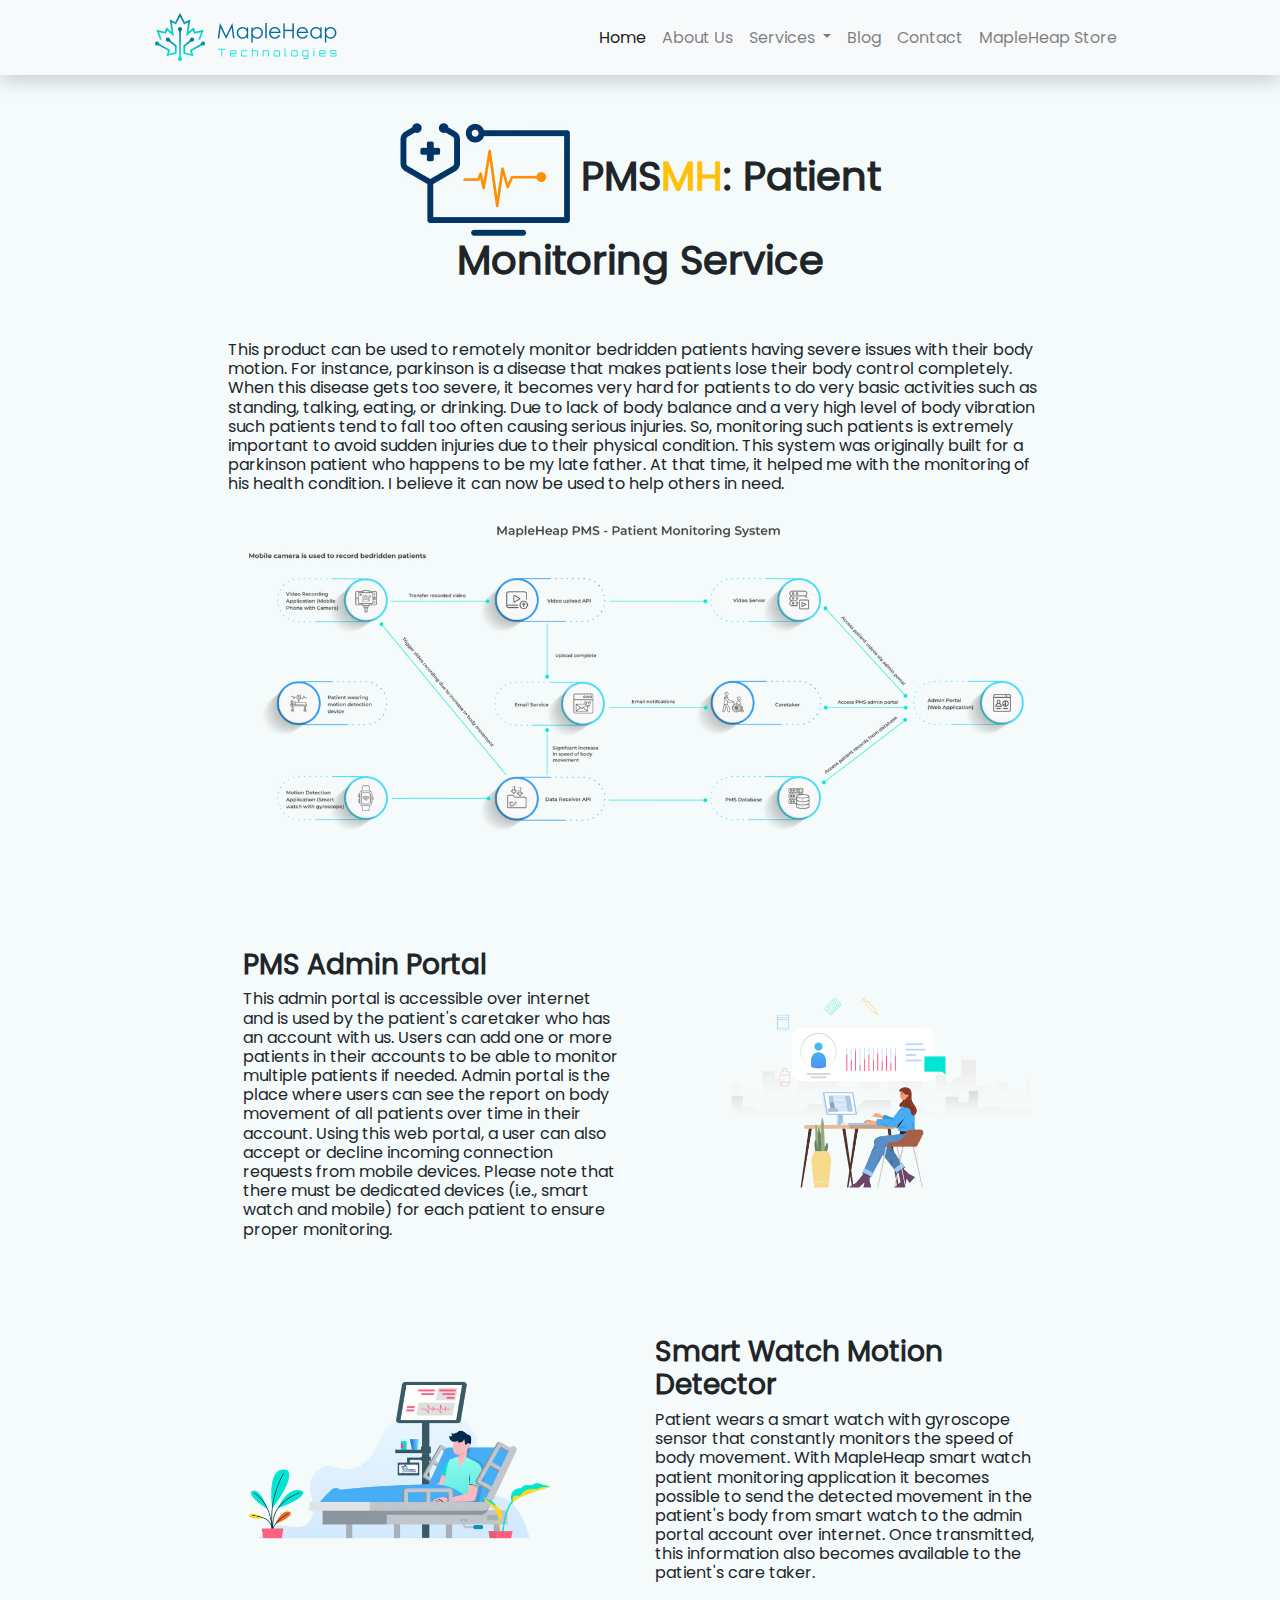
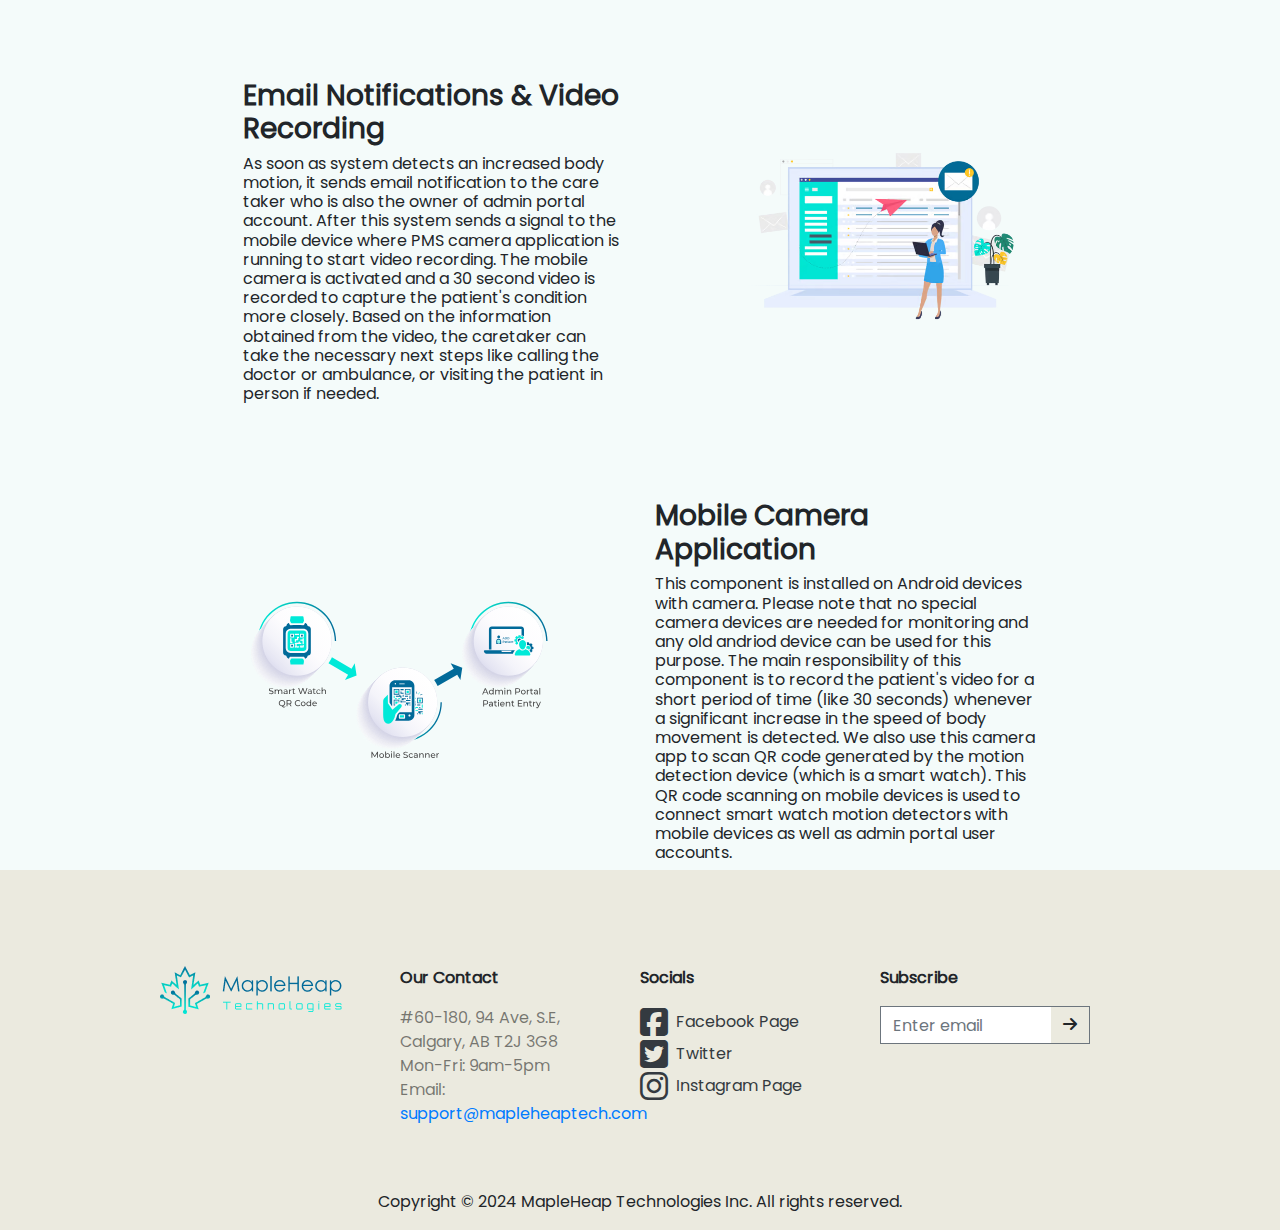
<file: templates/services/patient-monitoring-service-coming-soon.html>
<!doctype html>
<html lang="en">
  <head>
    <!-- Required meta tags -->
    <meta charset="utf-8">
    <meta name="viewport" content="width=device-width, initial-scale=1, shrink-to-fit=no">

    <title>Remote Patient Monitoring Service - Maple Heap Technologies</title>

    <meta name="description" content="Maple Heap Technologies' patient monitoring service for seamless healthcare management. Enhance patient care and streamline operations with our advanced patient monitoring solutions.">
    <link rel="icon" href="https://assets.zyrosite.com/cdn-cgi/image/format=auto,w=48,h=48,fit=crop,f=png/AwvjWxzVyZHrXGDa/group-AR02xyl482c76q5J.png">
    <link rel="apple-touch-icon" href="https://assets.zyrosite.com/cdn-cgi/image/format=auto,w=48,h=48,fit=crop,f=png/AwvjWxzVyZHrXGDa/group-AR02xyl482c76q5J.png">
    <meta content="https://mapleheaptech.com/patient-monitoring-service-coming-soon" property="og:url">
    <link rel="canonical" href="https://mapleheaptech.com/patient-monitoring-service-coming-soon">
    <meta content="PMSMH Patient Monitoring Service: Remote Monitoring for Bedridden Patients with Severe Body Motion Issues | MapleHeap Technologies" property="og:title">
    <meta name="twitter:title" content="PMSMH Patient Monitoring Service: Remote Monitoring for Bedridden Patients with Severe Body Motion Issues | MapleHeap Technologies">
    <meta content="website" property="og:type">
    <meta property="og:description" content="Our PMSMH patient monitoring service allows for remote monitoring of bedridden patients experiencing severe issues with body motion. Ensure their safety and prevent injuries with our advanced techn...">
    <meta name="twitter:description" content="Our PMSMH patient monitoring service allows for remote monitoring of bedridden patients experiencing severe issues with body motion. Ensure their safety and prevent injuries with our advanced techn...">
    <meta property="og:site_name" content="MapleHeap Technologies">
    <meta name="keywords" content="patient monitoring software Calgary, patient monitoring solutions Calgary, monitoring of bedridden patients Calgary, remotely monitor bedridden patients, Remote Patient Monitoring Devices, patient monitoring Services Calgary, parkinson patients monitoring system, Patients with mobility issues, patient monitoring Services, Wearable patient monitoring devices, pmsmh patient monitoring service, remotely monitor bedridden patients, severe issues with body motion">
    <meta content="https://assets.zyrosite.com/cdn-cgi/image/format=auto,w=1200,h=630,fit=crop,f=jpeg/AwvjWxzVyZHrXGDa/logo-AGBM81MVqxFL9DM1.png" property="og:image">
    <meta content="https://assets.zyrosite.com/cdn-cgi/image/format=auto,w=1200,h=630,fit=crop,f=jpeg/AwvjWxzVyZHrXGDa/logo-AGBM81MVqxFL9DM1.png" name="twitter:image">
    <meta content="" property="og:image:alt">
    <meta content="" name="twitter:image:alt">
    <meta name="twitter:card" content="summary_large_image">

    <link rel="icon" href="../../assets/img/icon.png">

    <!-- Bootstrap CSS -->
    <link rel="stylesheet" href="../../assets/bootstrap-4.4.1-dist/css/bootstrap.min.css">
    <link href="../../libs/fontawesome/css/fontawesome.css" rel="stylesheet" />
    <link href="../../libs/fontawesome/css/brands.css" rel="stylesheet" />
    <link href="../../libs/fontawesome/css/solid.css" rel="stylesheet" />

    <!-- custom style  -->
    <link rel="stylesheet" href="../../css/style.css">

  </head>
  <body>

    <!-- header -->
    <header id="_header" class="bg-light shadow"></header>

    <section>
    	<div class="p-lg-0 mt-5">
        <div class="row w-100 m-0">
          <div class="col-lg-6 offset-lg-3 text-center">
            <h1 class="font-weight-bold">
              <img src="../../assets/img/services/s2-0.avif" alt="Embedded Analytics Service" class="img-fluid"> PMS<span class="text-warning">MH</span>: Patient Monitoring Service
            </h1>
          </div>

          <div class="col-lg-8 offset-lg-2 h6 mt-5">
            <p>
              This product can be used to remotely monitor bedridden patients having severe issues with their body motion. For instance, parkinson is a disease that makes patients lose their body control completely. When this disease gets too severe, it becomes very hard for patients to do very basic activities such as standing, talking, eating, or drinking. Due to lack of body balance and a very high level of body vibration such patients tend to fall too often causing serious injuries. So, monitoring such patients is extremely important to avoid sudden injuries due to their physical condition. This system was originally built for a parkinson patient who happens to be my late father. At that time, it helped me with the monitoring of his health condition. I believe it can now be used to help others in need.
            </p>

            <div class="">
              <div class="row w-100 m-0 align-items-center">
                <div class="col-lg-12 col-sm-12">
                  <img src="../../assets/img/services/s2-1.avif" alt="StarMH Designer" class="w-100 img-fluid">
                </div>
              </div>
            </div>

            <div class="">
              <div class="row justify-content-between w-100 m-0 align-items-center">
                <div class="col-lg-6 col-sm-12 mt-5 pt-5">
                  <h3 class="font-weight-bold">PMS Admin Portal</h3>
                  <span>
                    This admin portal is accessible over internet and is used by the patient's caretaker who has an account with us. Users can add one or more patients in their accounts to be able to monitor multiple patients if needed. Admin portal is the place where users can see the report on body movement of all patients over time in their account. Using this web portal, a user can also accept or decline incoming connection requests from mobile devices. Please note that there must be dedicated devices (i.e., smart watch and mobile) for each patient to ensure proper monitoring.
                  </span>
                </div>
                <div class="col-lg-5 col-sm-6 mt-5 pt-5">
                  <img src="../../assets/img/services/s2-2.avif" alt="StarMH Designer" class="w-100 img-fluid">
                </div>
              </div>
            </div>

            <div class="">
              <div class="row flex-row-reverse justify-content-between w-100 m-0 align-items-center">
                <div class="col-lg-6 col-sm-12 mt-5 pt-5">
                  <h3 class="font-weight-bold">Smart Watch Motion Detector</h3>
                  <span>
                    Patient wears a smart watch with gyroscope sensor that constantly monitors the speed of body movement. With MapleHeap smart watch patient monitoring application it becomes possible to send the detected movement in the patient's body from smart watch to the admin portal account over internet. Once transmitted, this information also becomes available to the patient's care taker.
                  </span>
                </div>
                <div class="col-lg-5 col-sm-6 mt-5 pt-5">
                  <img src="../../assets/img/services/s2-3.avif" alt="StarMH Designer" class="w-100 img-fluid">
                </div>
              </div>
            </div>

            <div class="">
              <div class="row justify-content-between w-100 m-0 align-items-center">
                <div class="col-lg-6 col-sm-12 mt-5 pt-5">
                  <h3 class="font-weight-bold">Email Notifications & Video Recording</h3>
                  <span>
                    As soon as system detects an increased body motion, it sends email notification to the care taker who is also the owner of admin portal account. After this system sends a signal to the mobile device where PMS camera application is running to start video recording. The mobile camera is activated and a 30 second video is recorded to capture the patient's condition more closely. Based on the information obtained from the video, the caretaker can take the necessary next steps like calling the doctor or ambulance, or visiting the patient in person if needed. 
                  </span>
                </div>
                <div class="col-lg-5 col-sm-6 mt-5 pt-5">
                  <img src="../../assets/img/services/s2-4.avif" alt="StarMH Designer" class="w-100 img-fluid">
                </div>
              </div>
            </div>

            <div class="">
              <div class="row flex-row-reverse justify-content-between w-100 m-0 align-items-center">
                <div class="col-lg-6 col-sm-12 mt-5 pt-5">
                  <h3 class="font-weight-bold">Mobile Camera Application</h3>
                  <span>
                    This component is installed on Android devices with camera. Please note that no special camera devices are needed for monitoring and any old andriod device can be used for this purpose. The main responsibility of this component is to record the patient's video for a short period of time (like 30 seconds) whenever a significant increase in the speed of body movement is detected. We also use this camera app to scan QR code generated by the motion detection device (which is a smart watch). This QR code scanning on mobile devices is used to connect smart watch motion detectors with mobile devices as well as admin portal user accounts.
                  </span>
                </div>
                <div class="col-lg-5 col-sm-6 mt-5 pt-5">
                  <img src="../../assets/img/services/s2-5.svg" alt="StarMH Designer" class="w-100 img-fluid">
                </div>
              </div>
            </div>

          </div>
        </div>
    	</div>
    </section>

    <footer id="_footer"></footer>
    <!-- Optional JavaScript -->
    <!-- jQuery first, then Popper.js, then Bootstrap JS -->
    <script src="../../js/jquery-3.4.1.slim.min.js"></script>
    <script src="../../js/popper.min.js"></script>
    <script src="../../assets/bootstrap-4.4.1-dist/js/bootstrap.min.js"></script>
    <script type="text/javascript" src="../../js/header.js"></script>
    <script type="text/javascript" src="../../js/footer.js"></script>
    <script type="text/javascript" src="../../js/main.js"></script>
  </body>
</html>
</file>
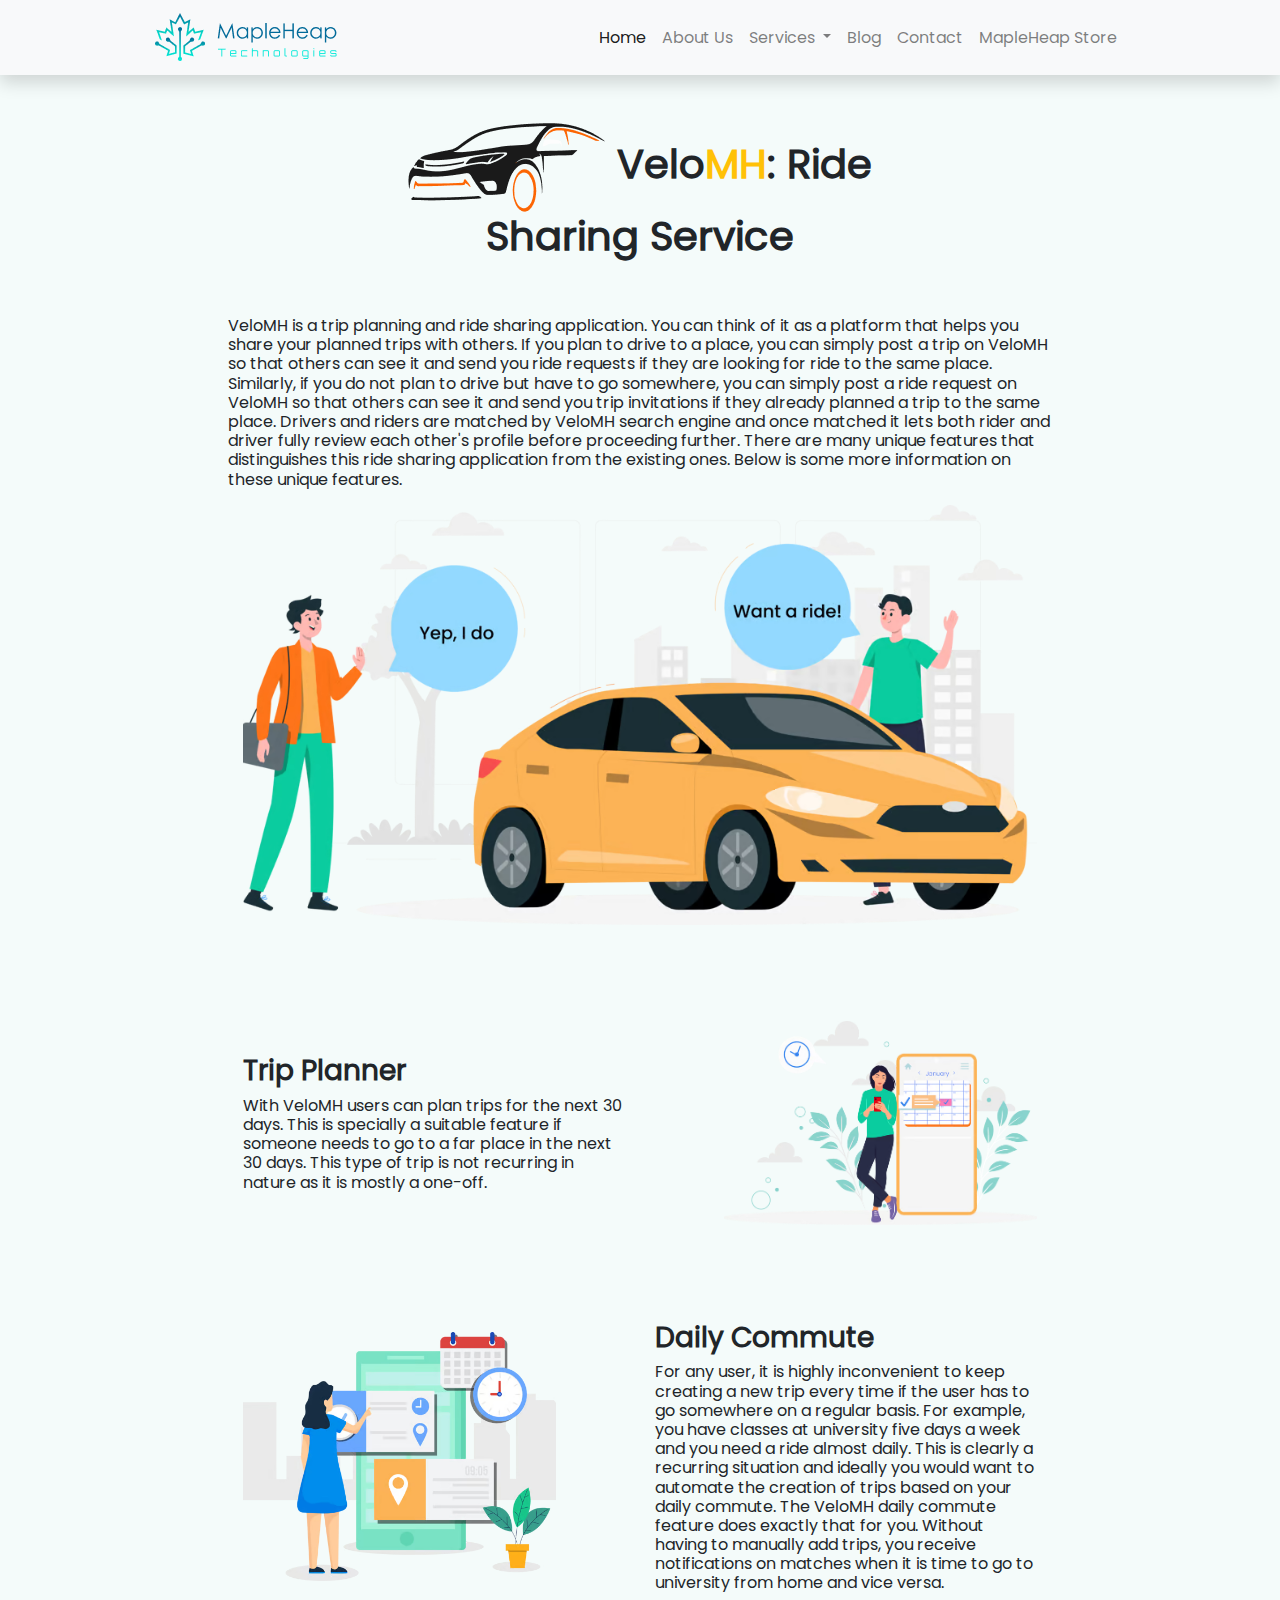
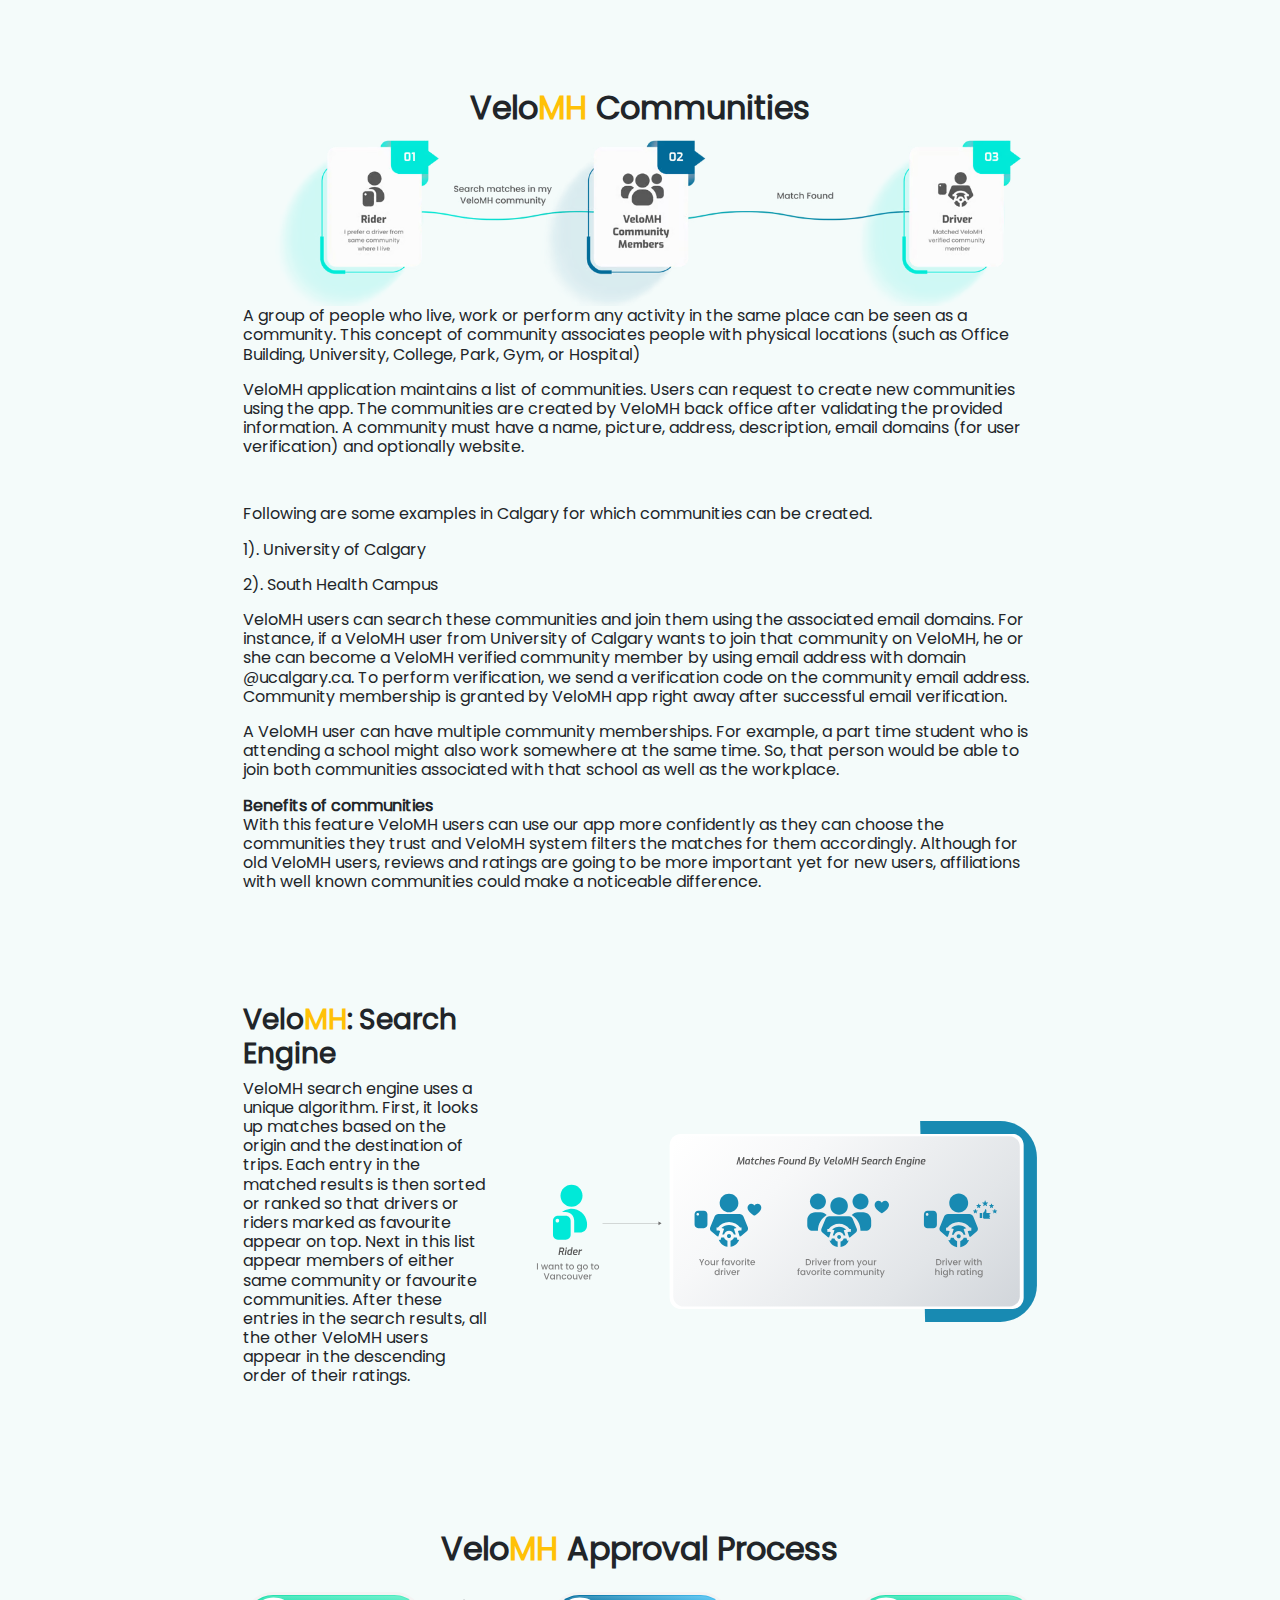
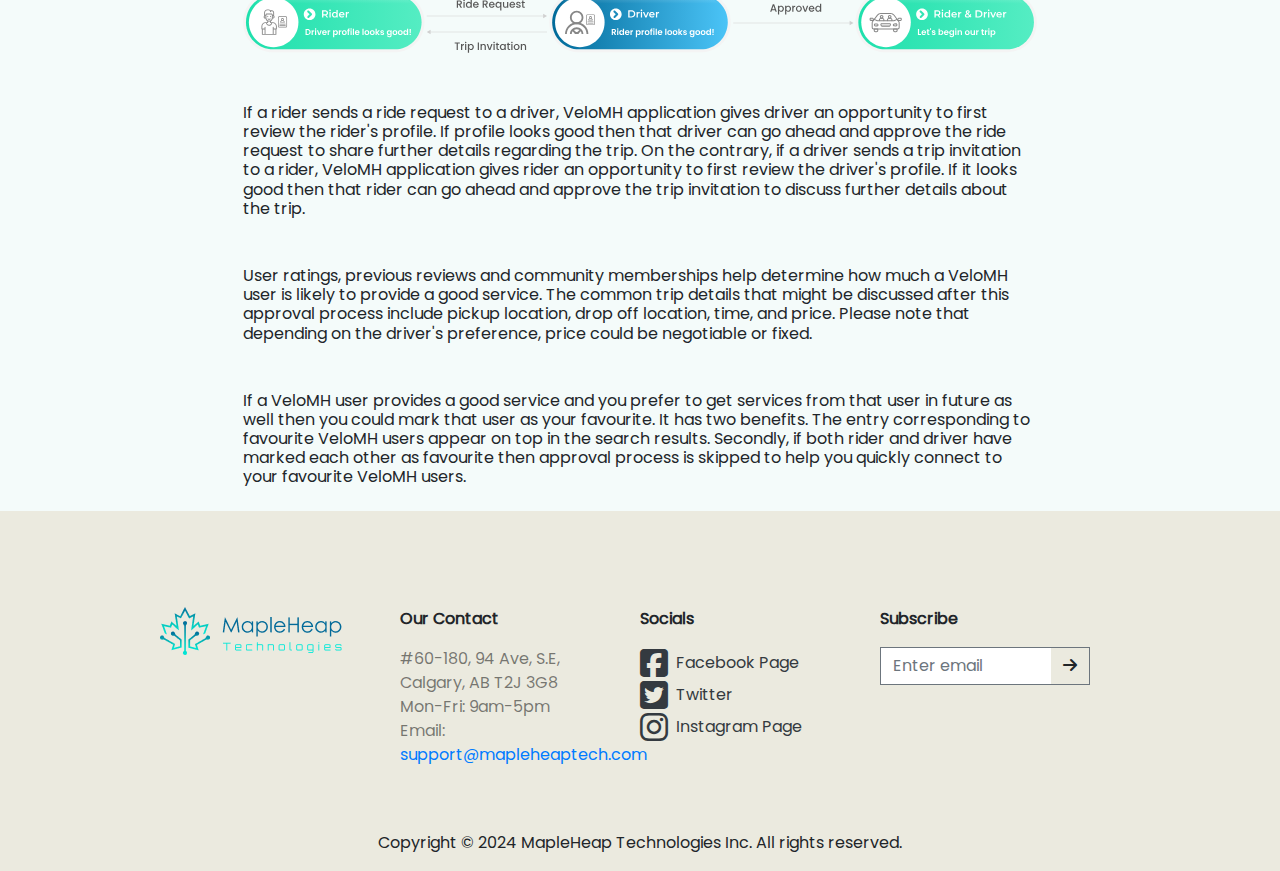
<file: templates/services/ride-sharing-service-coming-soon.html>
<!doctype html>
<html lang="en">
  <head>
    <!-- Required meta tags -->
    <meta charset="utf-8">
    <meta name="viewport" content="width=device-width, initial-scale=1, shrink-to-fit=no">

    <title>VeloMH Ride Sharing Services - Maple Heap Technologies</title>

    <meta name="description" content="Discover MapleHeapTech's reliable ride-sharing service for hassle-free transportation. Our platform offers safe, efficient, and convenient rides to your destination. Join us now!">
    <link rel="icon" href="https://assets.zyrosite.com/cdn-cgi/image/format=auto,w=48,h=48,fit=crop,f=png/AwvjWxzVyZHrXGDa/group-AR02xyl482c76q5J.png">
    <link rel="apple-touch-icon" href="https://assets.zyrosite.com/cdn-cgi/image/format=auto,w=48,h=48,fit=crop,f=png/AwvjWxzVyZHrXGDa/group-AR02xyl482c76q5J.png">
    <meta content="https://mapleheaptech.com/ride-sharing-service-coming-soon" property="og:url">
    <link rel="canonical" href="https://mapleheaptech.com/ride-sharing-service-coming-soon">
    <meta content="VeloMH - Trip Planning and Ride Sharing Application | MapleHeap Technologies" property="og:title">
    <meta name="twitter:title" content="VeloMH - Trip Planning and Ride Sharing Application | MapleHeap Technologies">
    <meta content="website" property="og:type">
    <meta property="og:description" content="VeloMH is a trip planning and ride sharing application that allows you to share your planned trips with others. Post your trip or ride request and connect with drivers or riders going to the same p...">
    <meta name="twitter:description" content="VeloMH is a trip planning and ride sharing application that allows you to share your planned trips with others. Post your trip or ride request and connect with drivers or riders going to the same p...">
    <meta property="og:site_name" content="MapleHeap Technologies">
    <meta name="keywords" content="Ride Sharing Service Calgary, Ride Sharing Service, ride hailing software, ride sharing applications Calgary, VeloMH, VeloMH ride sharing Service, Uber, Taxi, Car, VeloMH, ride sharing application, VeloMH">
    <meta content="https://assets.zyrosite.com/cdn-cgi/image/format=auto,w=1200,h=630,fit=crop,f=jpeg/AwvjWxzVyZHrXGDa/logo-AGBM81MVqxFL9DM1.png" property="og:image">
    <meta content="https://assets.zyrosite.com/cdn-cgi/image/format=auto,w=1200,h=630,fit=crop,f=jpeg/AwvjWxzVyZHrXGDa/logo-AGBM81MVqxFL9DM1.png" name="twitter:image">
    <meta content="" property="og:image:alt">
    <meta content="" name="twitter:image:alt">
    <meta name="twitter:card" content="summary_large_image">

    <link rel="icon" href="../../assets/img/icon.png">

    <!-- Bootstrap CSS -->
    <link rel="stylesheet" href="../../assets/bootstrap-4.4.1-dist/css/bootstrap.min.css">
    <link href="../../libs/fontawesome/css/fontawesome.css" rel="stylesheet" />
    <link href="../../libs/fontawesome/css/brands.css" rel="stylesheet" />
    <link href="../../libs/fontawesome/css/solid.css" rel="stylesheet" />

    <!-- custom style  -->
    <link rel="stylesheet" href="../../css/style.css">

  </head>
  <body>

    <!-- header -->
    <header id="_header" class="bg-light shadow"></header>

    <section>
    	<div class="p-lg-0 mt-5">
        <div class="row w-100 m-0">
          <div class="col-lg-6 offset-lg-3 text-center">
            <h1 class="font-weight-bold">
              <img src="../../assets/img/services/s3-0.png" alt="Embedded Analytics Service" class="img-fluid"> Velo<span class="text-warning">MH</span>: Ride Sharing Service
            </h1>
          </div>

          <div class="col-lg-8 offset-lg-2 h6 mt-5">
            <p>
              VeloMH is a trip planning and ride sharing application. You can think of it as a platform that helps you share your planned trips with others. If you plan to drive to a place, you can simply post a trip on VeloMH so that others can see it and send you ride requests if they are looking for ride to the same place. Similarly, if you do not plan to drive but have to go somewhere, you can simply post a ride request on VeloMH so that others can see it and send you trip invitations if they already planned a trip to the same place. Drivers and riders are matched by VeloMH search engine and once matched it lets both rider and driver fully review each other's profile before proceeding further. There are many unique features that distinguishes this ride sharing application from the existing ones. Below is some more information on these unique features.
            </p>

            <div class="">
              <div class="row w-100 m-0 align-items-center">
                <div class="col-lg-12 col-sm-12">
                  <img src="../../assets/img/services/s3-1.avif" alt="StarMH Designer" class="w-100 img-fluid">
                </div>
              </div>
            </div>

            <div class="">
              <div class="row justify-content-between w-100 m-0 align-items-center">
                <div class="col-lg-6 col-sm-12 mt-5 pt-5">
                  <h3 class="font-weight-bold">Trip Planner</h3>
                  <span>
                    With VeloMH users can plan trips for the next 30 days. This is specially a suitable feature if someone needs to go to a far place in the next 30 days. This type of trip is not recurring in nature as it is mostly a one-off.
                  </span>
                </div>
                <div class="col-lg-5 col-sm-6 mt-5 pt-5">
                  <img src="../../assets/img/services/s3-2.avif" alt="StarMH Designer" class="w-100 img-fluid">
                </div>
              </div>
            </div>

            <div class="">
              <div class="row flex-row-reverse justify-content-between w-100 m-0 align-items-center">
                <div class="col-lg-6 col-sm-12 mt-5 pt-5">
                  <h3 class="font-weight-bold">Daily Commute</h3>
                  <span>
                    For any user, it is highly inconvenient to keep creating a new trip every time if the user has to go somewhere on a regular basis. For example, you have classes at university five days a week and you need a ride almost daily. This is clearly a recurring situation and ideally you would want to automate the creation of trips based on your daily commute. The VeloMH daily commute feature does exactly that for you. Without having to manually add trips, you receive notifications on matches when it is time to go to university from home and vice versa.
                  </span>
                </div>
                <div class="col-lg-5 col-sm-6 mt-5 pt-5">
                  <img src="../../assets/img/services/s3-3.avif" alt="StarMH Designer" class="w-100 img-fluid">
                </div>
              </div>
            </div>

            <div class="">
              <div class="row justify-content-between w-100 m-0 align-items-center">
                <div class="col-lg-12 col-sm-12 mt-5 pt-5">
                  <h2 class="font-weight-bold  text-center">Velo<span class="text-warning">MH</span> Communities</h2>
                  <img src="../../assets/img/services/s3-4.avif" alt="VeloMH Communities" class="w-100 img-fluid">
                  <p>
                    A group of people who live, work or perform any activity in the same place can be seen as a community. This concept of community associates people with physical locations (such as Office Building, University, College, Park, Gym, or Hospital) 
                  </p>
                  <p>
                    VeloMH application maintains a list of communities. Users can request to create new communities using the app. The communities are created by VeloMH back office after validating the provided information. A community must have a name, picture, address, description, email domains (for user verification) and optionally website.
                  </p>
                  <p class="mt-5">Following are some examples in Calgary for which communities can be created.</p>
                  <p>1). University of Calgary</p>
                  <p>2). South Health Campus</p>

                  <p>
                    VeloMH users can search these communities and join them using the associated email domains. For instance, if a VeloMH user from University of Calgary wants to join that community on VeloMH, he or she can become a VeloMH verified community member by using email address with domain @ucalgary.ca. To perform verification, we send a verification code on the community email address. Community membership is granted by VeloMH app right away after successful email verification.
                  </p>
                  <p>
                    A VeloMH user can have multiple community memberships. For example, a part time student who is attending a school might also work somewhere at the same time. So, that person would be able to join both communities associated with that school as well as the workplace.
                  </p>
                  <span class="font-weight-bold">Benefits of communities</span>
                  <p>With this feature VeloMH users can use our app more confidently as they can choose the communities they trust and VeloMH system filters the matches for them accordingly. Although for old VeloMH users, reviews and ratings are going to be more important yet for new users, affiliations with well known communities could make a noticeable difference.</p>
                </div>
              </div>
            </div>

            <div class="">
              <div class="row justify-content-between w-100 m-0 align-items-center">
                <div class="col-lg-4 col-sm-12 mt-5 pt-5">
                  <h3 class="font-weight-bold">Velo<span class="text-warning">MH</span>: Search Engine</h3>
                  <span>
                    VeloMH search engine uses a unique algorithm. First, it looks up matches based on the origin and the destination of trips. Each entry in the matched results is then sorted or ranked so that drivers or riders marked as favourite appear on top. Next in this list appear members of either same community or favourite communities. After these entries in the search results, all the other VeloMH users appear in the descending order of their ratings.
                  </span>
                </div>
                <div class="col-lg-8 col-sm-6 mt-5 pt-5">
                  <img src="../../assets/img/services/s3-6.svg" alt="StarMH Designer" class="w-100 img-fluid">
                </div>
              </div>
            </div>

            <div class="mt-5">
              <div class="row justify-content-between w-100 m-0 align-items-center">
                <div class="col-lg-12 col-sm-12 mt-5 pt-5">
                  <h2 class="font-weight-bold  text-center">Velo<span class="text-warning">MH</span> Approval Process</h2>
                  <img src="../../assets/img/services/s3-7.svg" alt="VeloMH Communities" class="mt-3 w-100 img-fluid">
                  <p class="mt-5">
                    If a rider sends a ride request to a driver, VeloMH application gives driver an opportunity to first review the rider's profile. If profile looks good then that driver can go ahead and approve the ride request to share further details regarding the trip. On the contrary, if a driver sends a trip invitation to a rider, VeloMH application gives rider an opportunity to first review the driver's profile. If it looks good then that rider can go ahead and approve the trip invitation to discuss further details about the trip.
                  </p>
                  <p class="mt-5">
                    User ratings, previous reviews and community memberships help determine how much a VeloMH user is likely to provide a good service. The common trip details that might be discussed after this approval process include pickup location, drop off location, time, and price. Please note that depending on the driver's preference, price could be negotiable or fixed.
                  </p>
                  <p class="mt-5">
                    If a VeloMH user provides a good service and you prefer to get services from that user in future as well then you could mark that user as your favourite. It has two benefits. The entry corresponding to favourite VeloMH users appear on top in the search results. Secondly, if both rider and driver have marked each other as favourite then approval process is skipped to help you quickly connect to your favourite VeloMH users.
                  </p>
                </div>
              </div>
            </div>

          </div>
        </div>
    	</div>
    </section>

    <footer id="_footer"></footer>
    <!-- Optional JavaScript -->
    <!-- jQuery first, then Popper.js, then Bootstrap JS -->
    <script src="../../js/jquery-3.4.1.slim.min.js"></script>
    <script src="../../js/popper.min.js"></script>
    <script src="../../assets/bootstrap-4.4.1-dist/js/bootstrap.min.js"></script>
    <script type="text/javascript" src="../../js/header.js"></script>
    <script type="text/javascript" src="../../js/footer.js"></script>
    <script type="text/javascript" src="../../js/main.js"></script>
  </body>
</html>
</file>
<file: css/style.css>
@font-face {
  font-family: 'Poppins';
  src: url('../assets/Poppins/Poppins-Regular.ttf') format('truetype');
}

* {
	margin: 0;
  padding: 0;
	font-family: 'Poppins', Arial, sans-serif;
}
body{
  background-color:#f4fbfa;
}

#webcoderskull{
    position: absolute;
    left: 0;
    top: 20%;
    padding: 0 20px;
}

canvas{
    height:100vh;
    background-color:#f4fbfa;
    width: 100%;
}

.services-cards{
  background-color: #DEFFFD;
  border-radius: 25px;
}


 #testimonial-area .section-heading h2 {
   font-size: 48px;
   line-height: 58px;
}
 .testi-wrap {
   position: relative;
   height: 550px;
   margin-top: -80px;
}
 .client-single {
   margin-top: 20px;
   text-align: center;
   position: absolute;
   -webkit-transition: all 1s ease;
   transition: all 1s ease;
}
 .client-info, .client-comment {
   -webkit-transition: all 0.3s ease;
   transition: all 0.3s ease;
}
 .client-single.inactive .client-comment, .client-single.inactive .client-info {
   display: none;
}
 .client-single.inactive .client-comment, .client-single.inactive .client-info {
   opacity: 0;
   visibility: hidden;
}
 .client-single.position-1 {
   -webkit-transform: scale(0.65);
   transform: scale(0.65);
}
 .client-single.position-2 {
   left: -40px;
   top: 105px;
}
 .client-single.position-3 {
   left: -60px;
   top: 240px;
   -webkit-transform: scale(0.4) !important;
   transform: scale(0.4) !important;
}
 .client-single.position-4 {
   left: 55px;
   top: 380px;
}
 .client-single.position-5 {
   top: 30px;
   right: 55px;
}
 .client-single.position-6 {
   top: 225px;
   right: -40px;
}
 .client-single.position-7 {
   top: 400px;
   right: 45px;
   -webkit-transform: scale(0.4) !important;
   transform: scale(0.4) !important;
}
 .client-single.active {
   top: 10%;
   left: 50%;
   -webkit-transform: translateX(-50%);
   transform: translateX(-50%);
   z-index: 10;
   width: 70%;
}
 .client-single.active .client-comment, .client-single.active .client-info {
   -webkit-transition-delay: 0.6s;
   transition-delay: 0.6s;
}
 .client-single:not(.active) {
   -webkit-transform: scale(0.55);
   transform: scale(0.55);
   z-index: 99;
}
 .client-single.active .client-img {
   width: 160px;
   height: 160px;
   margin: 0 auto 24px;
   position: relative;
}
 .client-single.active .client-img:before {
   border-radius: 100%;
   content: '';
   background-image: -webkit-gradient(linear, left top, left bottom, from(#9d5bfe), to(#3890fe));
   background-image: linear-gradient(180deg, #9d5bfe 0%, #3890fe 100%);
   padding: 5px;
   width: 160px;
   height: 160px;
   top: -4px;
   left: 0px;
   position: absolute;
   z-index: -1;
}
 .client-single .client-img img {
   width: 150px;
   border-radius: 50%;
   border: 8px solid #d1e9ff;
   cursor: pointer;
}
 .client-single.active .client-img img {
   max-width: 160px;
   margin: 0 auto 24px;
   border: 0;
}
 .client-comment {
   padding: 0 30px;
}
 .client-comment h3 {
   font-size: 22px;
   line-height: 32px;
   color: #505b6d;
}
 .client-comment span i {
   font-size: 60px;
   color: #0084ff;
   margin: 40px 0 24px;
   display: inline-block;
}
 .client-info h3 {
   color: #000;
   font-weight: 600;
   margin-bottom: 4px;
}
 .client-info p {
   color: #0084ff;
   text-transform: uppercase;
}
 @media only screen and (min-width: 768px) and (max-width: 991px) {
   #testimonial-area .section-heading h2 {
     font-size: 30px;
  }
   .client-comment h3 {
     font-size: 18px;
     line-height: 28px;
  }
   .client-single.active {
     width: 60%;
  }
   .client-single:not(.active) {
     -webkit-transform: scale(0.55);
     transform: scale(0.35);
  }
   .client-single.position-3, .client-single.position-7 {
     -webkit-transform: scale(0.3) !important;
     transform: scale(0.3) !important;
  }
   .client-single.active .client-img img {
     max-width: 100px;
  }
   .client-single.active .client-img::before {
     padding: 5px;
     width: 108px;
     height: 108px;
     top: -4px;
     left: 6px;
  }
   .client-single.active .client-img {
     width: 120px;
     height: 100px;
  }
   .testi-wrap {
     height: 580px;
  }
   #testimonial-area {
     padding: 100px 0 0;
  }
}
 @media only screen and (min-width: 480px) and (max-width: 767px) {
   #testimonial-area .section-heading h2 {
     font-size: 30px;
  }
   .client-comment h3 {
     font-size: 14px;
     line-height: 26px;
  }
   .client-single.active {
     width: 60%;
  }
   .client-comment span i {
     font-size: 40px;
  }
   .client-single:not(.active) {
     -webkit-transform: scale(0.55);
     transform: scale(0.35);
  }
   .client-single.position-5, .client-single.position-7 {
     right: 0;
  }
   .client-single.position-4 {
     left: 0;
  }
   .client-single.position-3, .client-single.position-7 {
     -webkit-transform: scale(0.3) !important;
     transform: scale(0.3) !important;
  }
   .client-single.active .client-img img {
     max-width: 80px;
  }
   .client-single.active .client-img::before {
     padding: 5px;
     width: 88px;
     height: 88px;
     top: -4px;
     left: 16px;
  }
   .client-single.active .client-img {
     width: 120px;
     height: 100px;
  }
   .testi-wrap {
     height: 630px;
  }
}
 @media only screen and (min-width: 360px) and (max-width: 479px) {
   #testimonial-area .section-heading h2 {
     font-size: 30px;
     line-height: 40px;
  }
   .client-comment h3 {
     font-size: 14px;
     line-height: 26px;
  }
   .client-single.active {
     width: 80%;
  }
   .client-comment span i {
     font-size: 40px;
  }
   .client-single:not(.active) {
     -webkit-transform: scale(0.25);
     transform: scale(0.25);
  }
   .client-single.position-5, .client-single.position-7, .client-single.position-6 {
     right: -70px;
  }
   .client-single.position-4 {
     left: -60px;
  }
   .client-single.position-3 {
     left: -75px;
  }
   .client-single.position-3, .client-single.position-7 {
     -webkit-transform: scale(0.25) !important;
     transform: scale(0.25) !important;
  }
   .client-single.active .client-img img {
     max-width: 80px;
  }
   .client-single.active .client-img::before {
     padding: 5px;
     width: 88px;
     height: 88px;
     top: -4px;
     left: 16px;
  }
   .client-single.active .client-img {
     width: 120px;
     height: 100px;
  }
   .testi-wrap {
     height: 600px;
  }
}
 @media only screen and (min-width: 320px) and (max-width: 359px) {
   #testimonial-area .section-heading h2 {
     font-size: 30px;
  }
   .client-comment h3 {
     font-size: 14px;
     line-height: 26px;
  }
   .client-single.active {
     width: 80%;
  }
   .client-comment span i {
     font-size: 40px;
  }
   .client-single:not(.active) {
     -webkit-transform: scale(0.25);
     transform: scale(0.25);
  }
   .client-single.position-5, .client-single.position-7, .client-single.position-6 {
     right: -70px;
  }
   .client-single.position-4 {
     left: -60px;
  }
   .client-single.position-3 {
     left: -75px;
  }
   .client-single.position-3, .client-single.position-7 {
     -webkit-transform: scale(0.25) !important;
     transform: scale(0.25) !important;
  }
   .client-single.active .client-img img {
     max-width: 80px;
  }
   .client-single.active .client-img::before {
     padding: 5px;
     width: 88px;
     height: 88px;
     top: -4px;
     left: 16px;
  }
   .client-single.active .client-img {
     width: 120px;
     height: 100px;
  }
   .testi-wrap {
     height: 550px;
  }
}

#sWorks{
  background-image: url(../assets/img/work-banner.png);
  background-repeat: no-repeat;
  background-size: cover;
}

/*Mobile Media Query*/
@media only screen and (max-width: 768px) {
  .banner-text{
    font-size: 2.5rem!important;
  }
  .banner-text-2{
    font-size: 2rem!important;
  }
}

#_footer{
  background-color: #EBEADF!important;
}

.module:nth-of-type(odd) { background-color: #f4fbfa!important}
.module:nth-of-type(even) { color:white; background-color: #01405c!important }
</file>
<file: libs/fontawesome/css/brands.css>
/*!
 * Font Awesome Free 6.5.2 by @fontawesome - https://fontawesome.com
 * License - https://fontawesome.com/license/free (Icons: CC BY 4.0, Fonts: SIL OFL 1.1, Code: MIT License)
 * Copyright 2024 Fonticons, Inc.
 */
:root, :host {
  --fa-style-family-brands: 'Font Awesome 6 Brands';
  --fa-font-brands: normal 400 1em/1 'Font Awesome 6 Brands'; }

@font-face {
  font-family: 'Font Awesome 6 Brands';
  font-style: normal;
  font-weight: 400;
  font-display: block;
  src: url("../webfonts/fa-brands-400.woff2") format("woff2"), url("../webfonts/fa-brands-400.ttf") format("truetype"); }

.fab,
.fa-brands {
  font-weight: 400; }

.fa-monero:before {
  content: "\f3d0"; }

.fa-hooli:before {
  content: "\f427"; }

.fa-yelp:before {
  content: "\f1e9"; }

.fa-cc-visa:before {
  content: "\f1f0"; }

.fa-lastfm:before {
  content: "\f202"; }

.fa-shopware:before {
  content: "\f5b5"; }

.fa-creative-commons-nc:before {
  content: "\f4e8"; }

.fa-aws:before {
  content: "\f375"; }

.fa-redhat:before {
  content: "\f7bc"; }

.fa-yoast:before {
  content: "\f2b1"; }

.fa-cloudflare:before {
  content: "\e07d"; }

.fa-ups:before {
  content: "\f7e0"; }

.fa-pixiv:before {
  content: "\e640"; }

.fa-wpexplorer:before {
  content: "\f2de"; }

.fa-dyalog:before {
  content: "\f399"; }

.fa-bity:before {
  content: "\f37a"; }

.fa-stackpath:before {
  content: "\f842"; }

.fa-buysellads:before {
  content: "\f20d"; }

.fa-first-order:before {
  content: "\f2b0"; }

.fa-modx:before {
  content: "\f285"; }

.fa-guilded:before {
  content: "\e07e"; }

.fa-vnv:before {
  content: "\f40b"; }

.fa-square-js:before {
  content: "\f3b9"; }

.fa-js-square:before {
  content: "\f3b9"; }

.fa-microsoft:before {
  content: "\f3ca"; }

.fa-qq:before {
  content: "\f1d6"; }

.fa-orcid:before {
  content: "\f8d2"; }

.fa-java:before {
  content: "\f4e4"; }

.fa-invision:before {
  content: "\f7b0"; }

.fa-creative-commons-pd-alt:before {
  content: "\f4ed"; }

.fa-centercode:before {
  content: "\f380"; }

.fa-glide-g:before {
  content: "\f2a6"; }

.fa-drupal:before {
  content: "\f1a9"; }

.fa-jxl:before {
  content: "\e67b"; }

.fa-hire-a-helper:before {
  content: "\f3b0"; }

.fa-creative-commons-by:before {
  content: "\f4e7"; }

.fa-unity:before {
  content: "\e049"; }

.fa-whmcs:before {
  content: "\f40d"; }

.fa-rocketchat:before {
  content: "\f3e8"; }

.fa-vk:before {
  content: "\f189"; }

.fa-untappd:before {
  content: "\f405"; }

.fa-mailchimp:before {
  content: "\f59e"; }

.fa-css3-alt:before {
  content: "\f38b"; }

.fa-square-reddit:before {
  content: "\f1a2"; }

.fa-reddit-square:before {
  content: "\f1a2"; }

.fa-vimeo-v:before {
  content: "\f27d"; }

.fa-contao:before {
  content: "\f26d"; }

.fa-square-font-awesome:before {
  content: "\e5ad"; }

.fa-deskpro:before {
  content: "\f38f"; }

.fa-brave:before {
  content: "\e63c"; }

.fa-sistrix:before {
  content: "\f3ee"; }

.fa-square-instagram:before {
  content: "\e055"; }

.fa-instagram-square:before {
  content: "\e055"; }

.fa-battle-net:before {
  content: "\f835"; }

.fa-the-red-yeti:before {
  content: "\f69d"; }

.fa-square-hacker-news:before {
  content: "\f3af"; }

.fa-hacker-news-square:before {
  content: "\f3af"; }

.fa-edge:before {
  content: "\f282"; }

.fa-threads:before {
  content: "\e618"; }

.fa-napster:before {
  content: "\f3d2"; }

.fa-square-snapchat:before {
  content: "\f2ad"; }

.fa-snapchat-square:before {
  content: "\f2ad"; }

.fa-google-plus-g:before {
  content: "\f0d5"; }

.fa-artstation:before {
  content: "\f77a"; }

.fa-markdown:before {
  content: "\f60f"; }

.fa-sourcetree:before {
  content: "\f7d3"; }

.fa-google-plus:before {
  content: "\f2b3"; }

.fa-diaspora:before {
  content: "\f791"; }

.fa-foursquare:before {
  content: "\f180"; }

.fa-stack-overflow:before {
  content: "\f16c"; }

.fa-github-alt:before {
  content: "\f113"; }

.fa-phoenix-squadron:before {
  content: "\f511"; }

.fa-pagelines:before {
  content: "\f18c"; }

.fa-algolia:before {
  content: "\f36c"; }

.fa-red-river:before {
  content: "\f3e3"; }

.fa-creative-commons-sa:before {
  content: "\f4ef"; }

.fa-safari:before {
  content: "\f267"; }

.fa-google:before {
  content: "\f1a0"; }

.fa-square-font-awesome-stroke:before {
  content: "\f35c"; }

.fa-font-awesome-alt:before {
  content: "\f35c"; }

.fa-atlassian:before {
  content: "\f77b"; }

.fa-linkedin-in:before {
  content: "\f0e1"; }

.fa-digital-ocean:before {
  content: "\f391"; }

.fa-nimblr:before {
  content: "\f5a8"; }

.fa-chromecast:before {
  content: "\f838"; }

.fa-evernote:before {
  content: "\f839"; }

.fa-hacker-news:before {
  content: "\f1d4"; }

.fa-creative-commons-sampling:before {
  content: "\f4f0"; }

.fa-adversal:before {
  content: "\f36a"; }

.fa-creative-commons:before {
  content: "\f25e"; }

.fa-watchman-monitoring:before {
  content: "\e087"; }

.fa-fonticons:before {
  content: "\f280"; }

.fa-weixin:before {
  content: "\f1d7"; }

.fa-shirtsinbulk:before {
  content: "\f214"; }

.fa-codepen:before {
  content: "\f1cb"; }

.fa-git-alt:before {
  content: "\f841"; }

.fa-lyft:before {
  content: "\f3c3"; }

.fa-rev:before {
  content: "\f5b2"; }

.fa-windows:before {
  content: "\f17a"; }

.fa-wizards-of-the-coast:before {
  content: "\f730"; }

.fa-square-viadeo:before {
  content: "\f2aa"; }

.fa-viadeo-square:before {
  content: "\f2aa"; }

.fa-meetup:before {
  content: "\f2e0"; }

.fa-centos:before {
  content: "\f789"; }

.fa-adn:before {
  content: "\f170"; }

.fa-cloudsmith:before {
  content: "\f384"; }

.fa-opensuse:before {
  content: "\e62b"; }

.fa-pied-piper-alt:before {
  content: "\f1a8"; }

.fa-square-dribbble:before {
  content: "\f397"; }

.fa-dribbble-square:before {
  content: "\f397"; }

.fa-codiepie:before {
  content: "\f284"; }

.fa-node:before {
  content: "\f419"; }

.fa-mix:before {
  content: "\f3cb"; }

.fa-steam:before {
  content: "\f1b6"; }

.fa-cc-apple-pay:before {
  content: "\f416"; }

.fa-scribd:before {
  content: "\f28a"; }

.fa-debian:before {
  content: "\e60b"; }

.fa-openid:before {
  content: "\f19b"; }

.fa-instalod:before {
  content: "\e081"; }

.fa-expeditedssl:before {
  content: "\f23e"; }

.fa-sellcast:before {
  content: "\f2da"; }

.fa-square-twitter:before {
  content: "\f081"; }

.fa-twitter-square:before {
  content: "\f081"; }

.fa-r-project:before {
  content: "\f4f7"; }

.fa-delicious:before {
  content: "\f1a5"; }

.fa-freebsd:before {
  content: "\f3a4"; }

.fa-vuejs:before {
  content: "\f41f"; }

.fa-accusoft:before {
  content: "\f369"; }

.fa-ioxhost:before {
  content: "\f208"; }

.fa-fonticons-fi:before {
  content: "\f3a2"; }

.fa-app-store:before {
  content: "\f36f"; }

.fa-cc-mastercard:before {
  content: "\f1f1"; }

.fa-itunes-note:before {
  content: "\f3b5"; }

.fa-golang:before {
  content: "\e40f"; }

.fa-kickstarter:before {
  content: "\f3bb"; }

.fa-square-kickstarter:before {
  content: "\f3bb"; }

.fa-grav:before {
  content: "\f2d6"; }

.fa-weibo:before {
  content: "\f18a"; }

.fa-uncharted:before {
  content: "\e084"; }

.fa-firstdraft:before {
  content: "\f3a1"; }

.fa-square-youtube:before {
  content: "\f431"; }

.fa-youtube-square:before {
  content: "\f431"; }

.fa-wikipedia-w:before {
  content: "\f266"; }

.fa-wpressr:before {
  content: "\f3e4"; }

.fa-rendact:before {
  content: "\f3e4"; }

.fa-angellist:before {
  content: "\f209"; }

.fa-galactic-republic:before {
  content: "\f50c"; }

.fa-nfc-directional:before {
  content: "\e530"; }

.fa-skype:before {
  content: "\f17e"; }

.fa-joget:before {
  content: "\f3b7"; }

.fa-fedora:before {
  content: "\f798"; }

.fa-stripe-s:before {
  content: "\f42a"; }

.fa-meta:before {
  content: "\e49b"; }

.fa-laravel:before {
  content: "\f3bd"; }

.fa-hotjar:before {
  content: "\f3b1"; }

.fa-bluetooth-b:before {
  content: "\f294"; }

.fa-square-letterboxd:before {
  content: "\e62e"; }

.fa-sticker-mule:before {
  content: "\f3f7"; }

.fa-creative-commons-zero:before {
  content: "\f4f3"; }

.fa-hips:before {
  content: "\f452"; }

.fa-behance:before {
  content: "\f1b4"; }

.fa-reddit:before {
  content: "\f1a1"; }

.fa-discord:before {
  content: "\f392"; }

.fa-chrome:before {
  content: "\f268"; }

.fa-app-store-ios:before {
  content: "\f370"; }

.fa-cc-discover:before {
  content: "\f1f2"; }

.fa-wpbeginner:before {
  content: "\f297"; }

.fa-confluence:before {
  content: "\f78d"; }

.fa-shoelace:before {
  content: "\e60c"; }

.fa-mdb:before {
  content: "\f8ca"; }

.fa-dochub:before {
  content: "\f394"; }

.fa-accessible-icon:before {
  content: "\f368"; }

.fa-ebay:before {
  content: "\f4f4"; }

.fa-amazon:before {
  content: "\f270"; }

.fa-unsplash:before {
  content: "\e07c"; }

.fa-yarn:before {
  content: "\f7e3"; }

.fa-square-steam:before {
  content: "\f1b7"; }

.fa-steam-square:before {
  content: "\f1b7"; }

.fa-500px:before {
  content: "\f26e"; }

.fa-square-vimeo:before {
  content: "\f194"; }

.fa-vimeo-square:before {
  content: "\f194"; }

.fa-asymmetrik:before {
  content: "\f372"; }

.fa-font-awesome:before {
  content: "\f2b4"; }

.fa-font-awesome-flag:before {
  content: "\f2b4"; }

.fa-font-awesome-logo-full:before {
  content: "\f2b4"; }

.fa-gratipay:before {
  content: "\f184"; }

.fa-apple:before {
  content: "\f179"; }

.fa-hive:before {
  content: "\e07f"; }

.fa-gitkraken:before {
  content: "\f3a6"; }

.fa-keybase:before {
  content: "\f4f5"; }

.fa-apple-pay:before {
  content: "\f415"; }

.fa-padlet:before {
  content: "\e4a0"; }

.fa-amazon-pay:before {
  content: "\f42c"; }

.fa-square-github:before {
  content: "\f092"; }

.fa-github-square:before {
  content: "\f092"; }

.fa-stumbleupon:before {
  content: "\f1a4"; }

.fa-fedex:before {
  content: "\f797"; }

.fa-phoenix-framework:before {
  content: "\f3dc"; }

.fa-shopify:before {
  content: "\e057"; }

.fa-neos:before {
  content: "\f612"; }

.fa-square-threads:before {
  content: "\e619"; }

.fa-hackerrank:before {
  content: "\f5f7"; }

.fa-researchgate:before {
  content: "\f4f8"; }

.fa-swift:before {
  content: "\f8e1"; }

.fa-angular:before {
  content: "\f420"; }

.fa-speakap:before {
  content: "\f3f3"; }

.fa-angrycreative:before {
  content: "\f36e"; }

.fa-y-combinator:before {
  content: "\f23b"; }

.fa-empire:before {
  content: "\f1d1"; }

.fa-envira:before {
  content: "\f299"; }

.fa-google-scholar:before {
  content: "\e63b"; }

.fa-square-gitlab:before {
  content: "\e5ae"; }

.fa-gitlab-square:before {
  content: "\e5ae"; }

.fa-studiovinari:before {
  content: "\f3f8"; }

.fa-pied-piper:before {
  content: "\f2ae"; }

.fa-wordpress:before {
  content: "\f19a"; }

.fa-product-hunt:before {
  content: "\f288"; }

.fa-firefox:before {
  content: "\f269"; }

.fa-linode:before {
  content: "\f2b8"; }

.fa-goodreads:before {
  content: "\f3a8"; }

.fa-square-odnoklassniki:before {
  content: "\f264"; }

.fa-odnoklassniki-square:before {
  content: "\f264"; }

.fa-jsfiddle:before {
  content: "\f1cc"; }

.fa-sith:before {
  content: "\f512"; }

.fa-themeisle:before {
  content: "\f2b2"; }

.fa-page4:before {
  content: "\f3d7"; }

.fa-hashnode:before {
  content: "\e499"; }

.fa-react:before {
  content: "\f41b"; }

.fa-cc-paypal:before {
  content: "\f1f4"; }

.fa-squarespace:before {
  content: "\f5be"; }

.fa-cc-stripe:before {
  content: "\f1f5"; }

.fa-creative-commons-share:before {
  content: "\f4f2"; }

.fa-bitcoin:before {
  content: "\f379"; }

.fa-keycdn:before {
  content: "\f3ba"; }

.fa-opera:before {
  content: "\f26a"; }

.fa-itch-io:before {
  content: "\f83a"; }

.fa-umbraco:before {
  content: "\f8e8"; }

.fa-galactic-senate:before {
  content: "\f50d"; }

.fa-ubuntu:before {
  content: "\f7df"; }

.fa-draft2digital:before {
  content: "\f396"; }

.fa-stripe:before {
  content: "\f429"; }

.fa-houzz:before {
  content: "\f27c"; }

.fa-gg:before {
  content: "\f260"; }

.fa-dhl:before {
  content: "\f790"; }

.fa-square-pinterest:before {
  content: "\f0d3"; }

.fa-pinterest-square:before {
  content: "\f0d3"; }

.fa-xing:before {
  content: "\f168"; }

.fa-blackberry:before {
  content: "\f37b"; }

.fa-creative-commons-pd:before {
  content: "\f4ec"; }

.fa-playstation:before {
  content: "\f3df"; }

.fa-quinscape:before {
  content: "\f459"; }

.fa-less:before {
  content: "\f41d"; }

.fa-blogger-b:before {
  content: "\f37d"; }

.fa-opencart:before {
  content: "\f23d"; }

.fa-vine:before {
  content: "\f1ca"; }

.fa-signal-messenger:before {
  content: "\e663"; }

.fa-paypal:before {
  content: "\f1ed"; }

.fa-gitlab:before {
  content: "\f296"; }

.fa-typo3:before {
  content: "\f42b"; }

.fa-reddit-alien:before {
  content: "\f281"; }

.fa-yahoo:before {
  content: "\f19e"; }

.fa-dailymotion:before {
  content: "\e052"; }

.fa-affiliatetheme:before {
  content: "\f36b"; }

.fa-pied-piper-pp:before {
  content: "\f1a7"; }

.fa-bootstrap:before {
  content: "\f836"; }

.fa-odnoklassniki:before {
  content: "\f263"; }

.fa-nfc-symbol:before {
  content: "\e531"; }

.fa-mintbit:before {
  content: "\e62f"; }

.fa-ethereum:before {
  content: "\f42e"; }

.fa-speaker-deck:before {
  content: "\f83c"; }

.fa-creative-commons-nc-eu:before {
  content: "\f4e9"; }

.fa-patreon:before {
  content: "\f3d9"; }

.fa-avianex:before {
  content: "\f374"; }

.fa-ello:before {
  content: "\f5f1"; }

.fa-gofore:before {
  content: "\f3a7"; }

.fa-bimobject:before {
  content: "\f378"; }

.fa-brave-reverse:before {
  content: "\e63d"; }

.fa-facebook-f:before {
  content: "\f39e"; }

.fa-square-google-plus:before {
  content: "\f0d4"; }

.fa-google-plus-square:before {
  content: "\f0d4"; }

.fa-web-awesome:before {
  content: "\e682"; }

.fa-mandalorian:before {
  content: "\f50f"; }

.fa-first-order-alt:before {
  content: "\f50a"; }

.fa-osi:before {
  content: "\f41a"; }

.fa-google-wallet:before {
  content: "\f1ee"; }

.fa-d-and-d-beyond:before {
  content: "\f6ca"; }

.fa-periscope:before {
  content: "\f3da"; }

.fa-fulcrum:before {
  content: "\f50b"; }

.fa-cloudscale:before {
  content: "\f383"; }

.fa-forumbee:before {
  content: "\f211"; }

.fa-mizuni:before {
  content: "\f3cc"; }

.fa-schlix:before {
  content: "\f3ea"; }

.fa-square-xing:before {
  content: "\f169"; }

.fa-xing-square:before {
  content: "\f169"; }

.fa-bandcamp:before {
  content: "\f2d5"; }

.fa-wpforms:before {
  content: "\f298"; }

.fa-cloudversify:before {
  content: "\f385"; }

.fa-usps:before {
  content: "\f7e1"; }

.fa-megaport:before {
  content: "\f5a3"; }

.fa-magento:before {
  content: "\f3c4"; }

.fa-spotify:before {
  content: "\f1bc"; }

.fa-optin-monster:before {
  content: "\f23c"; }

.fa-fly:before {
  content: "\f417"; }

.fa-aviato:before {
  content: "\f421"; }

.fa-itunes:before {
  content: "\f3b4"; }

.fa-cuttlefish:before {
  content: "\f38c"; }

.fa-blogger:before {
  content: "\f37c"; }

.fa-flickr:before {
  content: "\f16e"; }

.fa-viber:before {
  content: "\f409"; }

.fa-soundcloud:before {
  content: "\f1be"; }

.fa-digg:before {
  content: "\f1a6"; }

.fa-tencent-weibo:before {
  content: "\f1d5"; }

.fa-letterboxd:before {
  content: "\e62d"; }

.fa-symfony:before {
  content: "\f83d"; }

.fa-maxcdn:before {
  content: "\f136"; }

.fa-etsy:before {
  content: "\f2d7"; }

.fa-facebook-messenger:before {
  content: "\f39f"; }

.fa-audible:before {
  content: "\f373"; }

.fa-think-peaks:before {
  content: "\f731"; }

.fa-bilibili:before {
  content: "\e3d9"; }

.fa-erlang:before {
  content: "\f39d"; }

.fa-x-twitter:before {
  content: "\e61b"; }

.fa-cotton-bureau:before {
  content: "\f89e"; }

.fa-dashcube:before {
  content: "\f210"; }

.fa-42-group:before {
  content: "\e080"; }

.fa-innosoft:before {
  content: "\e080"; }

.fa-stack-exchange:before {
  content: "\f18d"; }

.fa-elementor:before {
  content: "\f430"; }

.fa-square-pied-piper:before {
  content: "\e01e"; }

.fa-pied-piper-square:before {
  content: "\e01e"; }

.fa-creative-commons-nd:before {
  content: "\f4eb"; }

.fa-palfed:before {
  content: "\f3d8"; }

.fa-superpowers:before {
  content: "\f2dd"; }

.fa-resolving:before {
  content: "\f3e7"; }

.fa-xbox:before {
  content: "\f412"; }

.fa-square-web-awesome-stroke:before {
  content: "\e684"; }

.fa-searchengin:before {
  content: "\f3eb"; }

.fa-tiktok:before {
  content: "\e07b"; }

.fa-square-facebook:before {
  content: "\f082"; }

.fa-facebook-square:before {
  content: "\f082"; }

.fa-renren:before {
  content: "\f18b"; }

.fa-linux:before {
  content: "\f17c"; }

.fa-glide:before {
  content: "\f2a5"; }

.fa-linkedin:before {
  content: "\f08c"; }

.fa-hubspot:before {
  content: "\f3b2"; }

.fa-deploydog:before {
  content: "\f38e"; }

.fa-twitch:before {
  content: "\f1e8"; }

.fa-ravelry:before {
  content: "\f2d9"; }

.fa-mixer:before {
  content: "\e056"; }

.fa-square-lastfm:before {
  content: "\f203"; }

.fa-lastfm-square:before {
  content: "\f203"; }

.fa-vimeo:before {
  content: "\f40a"; }

.fa-mendeley:before {
  content: "\f7b3"; }

.fa-uniregistry:before {
  content: "\f404"; }

.fa-figma:before {
  content: "\f799"; }

.fa-creative-commons-remix:before {
  content: "\f4ee"; }

.fa-cc-amazon-pay:before {
  content: "\f42d"; }

.fa-dropbox:before {
  content: "\f16b"; }

.fa-instagram:before {
  content: "\f16d"; }

.fa-cmplid:before {
  content: "\e360"; }

.fa-upwork:before {
  content: "\e641"; }

.fa-facebook:before {
  content: "\f09a"; }

.fa-gripfire:before {
  content: "\f3ac"; }

.fa-jedi-order:before {
  content: "\f50e"; }

.fa-uikit:before {
  content: "\f403"; }

.fa-fort-awesome-alt:before {
  content: "\f3a3"; }

.fa-phabricator:before {
  content: "\f3db"; }

.fa-ussunnah:before {
  content: "\f407"; }

.fa-earlybirds:before {
  content: "\f39a"; }

.fa-trade-federation:before {
  content: "\f513"; }

.fa-autoprefixer:before {
  content: "\f41c"; }

.fa-whatsapp:before {
  content: "\f232"; }

.fa-square-upwork:before {
  content: "\e67c"; }

.fa-slideshare:before {
  content: "\f1e7"; }

.fa-google-play:before {
  content: "\f3ab"; }

.fa-viadeo:before {
  content: "\f2a9"; }

.fa-line:before {
  content: "\f3c0"; }

.fa-google-drive:before {
  content: "\f3aa"; }

.fa-servicestack:before {
  content: "\f3ec"; }

.fa-simplybuilt:before {
  content: "\f215"; }

.fa-bitbucket:before {
  content: "\f171"; }

.fa-imdb:before {
  content: "\f2d8"; }

.fa-deezer:before {
  content: "\e077"; }

.fa-raspberry-pi:before {
  content: "\f7bb"; }

.fa-jira:before {
  content: "\f7b1"; }

.fa-docker:before {
  content: "\f395"; }

.fa-screenpal:before {
  content: "\e570"; }

.fa-bluetooth:before {
  content: "\f293"; }

.fa-gitter:before {
  content: "\f426"; }

.fa-d-and-d:before {
  content: "\f38d"; }

.fa-microblog:before {
  content: "\e01a"; }

.fa-cc-diners-club:before {
  content: "\f24c"; }

.fa-gg-circle:before {
  content: "\f261"; }

.fa-pied-piper-hat:before {
  content: "\f4e5"; }

.fa-kickstarter-k:before {
  content: "\f3bc"; }

.fa-yandex:before {
  content: "\f413"; }

.fa-readme:before {
  content: "\f4d5"; }

.fa-html5:before {
  content: "\f13b"; }

.fa-sellsy:before {
  content: "\f213"; }

.fa-square-web-awesome:before {
  content: "\e683"; }

.fa-sass:before {
  content: "\f41e"; }

.fa-wirsindhandwerk:before {
  content: "\e2d0"; }

.fa-wsh:before {
  content: "\e2d0"; }

.fa-buromobelexperte:before {
  content: "\f37f"; }

.fa-salesforce:before {
  content: "\f83b"; }

.fa-octopus-deploy:before {
  content: "\e082"; }

.fa-medapps:before {
  content: "\f3c6"; }

.fa-ns8:before {
  content: "\f3d5"; }

.fa-pinterest-p:before {
  content: "\f231"; }

.fa-apper:before {
  content: "\f371"; }

.fa-fort-awesome:before {
  content: "\f286"; }

.fa-waze:before {
  content: "\f83f"; }

.fa-bluesky:before {
  content: "\e671"; }

.fa-cc-jcb:before {
  content: "\f24b"; }

.fa-snapchat:before {
  content: "\f2ab"; }

.fa-snapchat-ghost:before {
  content: "\f2ab"; }

.fa-fantasy-flight-games:before {
  content: "\f6dc"; }

.fa-rust:before {
  content: "\e07a"; }

.fa-wix:before {
  content: "\f5cf"; }

.fa-square-behance:before {
  content: "\f1b5"; }

.fa-behance-square:before {
  content: "\f1b5"; }

.fa-supple:before {
  content: "\f3f9"; }

.fa-webflow:before {
  content: "\e65c"; }

.fa-rebel:before {
  content: "\f1d0"; }

.fa-css3:before {
  content: "\f13c"; }

.fa-staylinked:before {
  content: "\f3f5"; }

.fa-kaggle:before {
  content: "\f5fa"; }

.fa-space-awesome:before {
  content: "\e5ac"; }

.fa-deviantart:before {
  content: "\f1bd"; }

.fa-cpanel:before {
  content: "\f388"; }

.fa-goodreads-g:before {
  content: "\f3a9"; }

.fa-square-git:before {
  content: "\f1d2"; }

.fa-git-square:before {
  content: "\f1d2"; }

.fa-square-tumblr:before {
  content: "\f174"; }

.fa-tumblr-square:before {
  content: "\f174"; }

.fa-trello:before {
  content: "\f181"; }

.fa-creative-commons-nc-jp:before {
  content: "\f4ea"; }

.fa-get-pocket:before {
  content: "\f265"; }

.fa-perbyte:before {
  content: "\e083"; }

.fa-grunt:before {
  content: "\f3ad"; }

.fa-weebly:before {
  content: "\f5cc"; }

.fa-connectdevelop:before {
  content: "\f20e"; }

.fa-leanpub:before {
  content: "\f212"; }

.fa-black-tie:before {
  content: "\f27e"; }

.fa-themeco:before {
  content: "\f5c6"; }

.fa-python:before {
  content: "\f3e2"; }

.fa-android:before {
  content: "\f17b"; }

.fa-bots:before {
  content: "\e340"; }

.fa-free-code-camp:before {
  content: "\f2c5"; }

.fa-hornbill:before {
  content: "\f592"; }

.fa-js:before {
  content: "\f3b8"; }

.fa-ideal:before {
  content: "\e013"; }

.fa-git:before {
  content: "\f1d3"; }

.fa-dev:before {
  content: "\f6cc"; }

.fa-sketch:before {
  content: "\f7c6"; }

.fa-yandex-international:before {
  content: "\f414"; }

.fa-cc-amex:before {
  content: "\f1f3"; }

.fa-uber:before {
  content: "\f402"; }

.fa-github:before {
  content: "\f09b"; }

.fa-php:before {
  content: "\f457"; }

.fa-alipay:before {
  content: "\f642"; }

.fa-youtube:before {
  content: "\f167"; }

.fa-skyatlas:before {
  content: "\f216"; }

.fa-firefox-browser:before {
  content: "\e007"; }

.fa-replyd:before {
  content: "\f3e6"; }

.fa-suse:before {
  content: "\f7d6"; }

.fa-jenkins:before {
  content: "\f3b6"; }

.fa-twitter:before {
  content: "\f099"; }

.fa-rockrms:before {
  content: "\f3e9"; }

.fa-pinterest:before {
  content: "\f0d2"; }

.fa-buffer:before {
  content: "\f837"; }

.fa-npm:before {
  content: "\f3d4"; }

.fa-yammer:before {
  content: "\f840"; }

.fa-btc:before {
  content: "\f15a"; }

.fa-dribbble:before {
  content: "\f17d"; }

.fa-stumbleupon-circle:before {
  content: "\f1a3"; }

.fa-internet-explorer:before {
  content: "\f26b"; }

.fa-stubber:before {
  content: "\e5c7"; }

.fa-telegram:before {
  content: "\f2c6"; }

.fa-telegram-plane:before {
  content: "\f2c6"; }

.fa-old-republic:before {
  content: "\f510"; }

.fa-odysee:before {
  content: "\e5c6"; }

.fa-square-whatsapp:before {
  content: "\f40c"; }

.fa-whatsapp-square:before {
  content: "\f40c"; }

.fa-node-js:before {
  content: "\f3d3"; }

.fa-edge-legacy:before {
  content: "\e078"; }

.fa-slack:before {
  content: "\f198"; }

.fa-slack-hash:before {
  content: "\f198"; }

.fa-medrt:before {
  content: "\f3c8"; }

.fa-usb:before {
  content: "\f287"; }

.fa-tumblr:before {
  content: "\f173"; }

.fa-vaadin:before {
  content: "\f408"; }

.fa-quora:before {
  content: "\f2c4"; }

.fa-square-x-twitter:before {
  content: "\e61a"; }

.fa-reacteurope:before {
  content: "\f75d"; }

.fa-medium:before {
  content: "\f23a"; }

.fa-medium-m:before {
  content: "\f23a"; }

.fa-amilia:before {
  content: "\f36d"; }

.fa-mixcloud:before {
  content: "\f289"; }

.fa-flipboard:before {
  content: "\f44d"; }

.fa-viacoin:before {
  content: "\f237"; }

.fa-critical-role:before {
  content: "\f6c9"; }

.fa-sitrox:before {
  content: "\e44a"; }

.fa-discourse:before {
  content: "\f393"; }

.fa-joomla:before {
  content: "\f1aa"; }

.fa-mastodon:before {
  content: "\f4f6"; }

.fa-airbnb:before {
  content: "\f834"; }

.fa-wolf-pack-battalion:before {
  content: "\f514"; }

.fa-buy-n-large:before {
  content: "\f8a6"; }

.fa-gulp:before {
  content: "\f3ae"; }

.fa-creative-commons-sampling-plus:before {
  content: "\f4f1"; }

.fa-strava:before {
  content: "\f428"; }

.fa-ember:before {
  content: "\f423"; }

.fa-canadian-maple-leaf:before {
  content: "\f785"; }

.fa-teamspeak:before {
  content: "\f4f9"; }

.fa-pushed:before {
  content: "\f3e1"; }

.fa-wordpress-simple:before {
  content: "\f411"; }

.fa-nutritionix:before {
  content: "\f3d6"; }

.fa-wodu:before {
  content: "\e088"; }

.fa-google-pay:before {
  content: "\e079"; }

.fa-intercom:before {
  content: "\f7af"; }

.fa-zhihu:before {
  content: "\f63f"; }

.fa-korvue:before {
  content: "\f42f"; }

.fa-pix:before {
  content: "\e43a"; }

.fa-steam-symbol:before {
  content: "\f3f6"; }
</file>
<file: libs/fontawesome/css/solid.css>
/*!
 * Font Awesome Free 6.5.2 by @fontawesome - https://fontawesome.com
 * License - https://fontawesome.com/license/free (Icons: CC BY 4.0, Fonts: SIL OFL 1.1, Code: MIT License)
 * Copyright 2024 Fonticons, Inc.
 */
:root, :host {
  --fa-style-family-classic: 'Font Awesome 6 Free';
  --fa-font-solid: normal 900 1em/1 'Font Awesome 6 Free'; }

@font-face {
  font-family: 'Font Awesome 6 Free';
  font-style: normal;
  font-weight: 900;
  font-display: block;
  src: url("../webfonts/fa-solid-900.woff2") format("woff2"), url("../webfonts/fa-solid-900.ttf") format("truetype"); }

.fas,
.fa-solid {
  font-weight: 900; }
</file>
